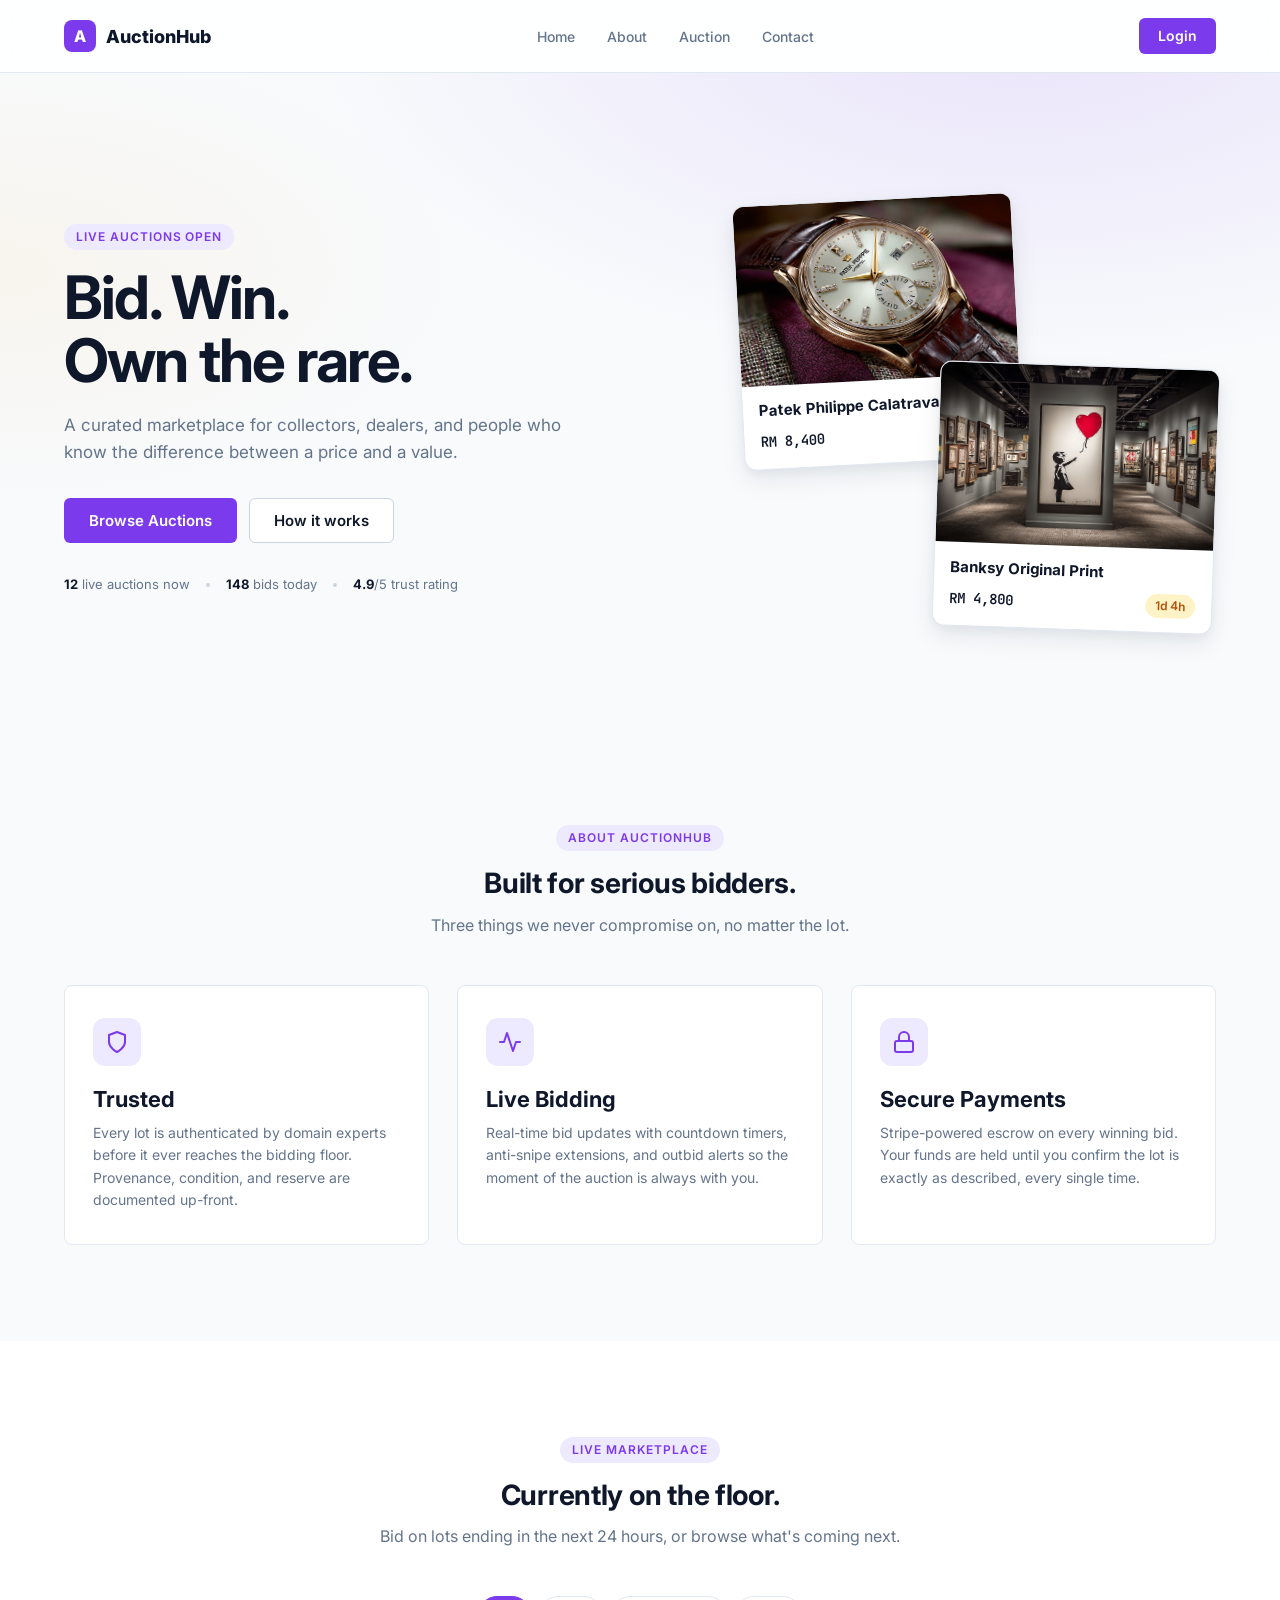
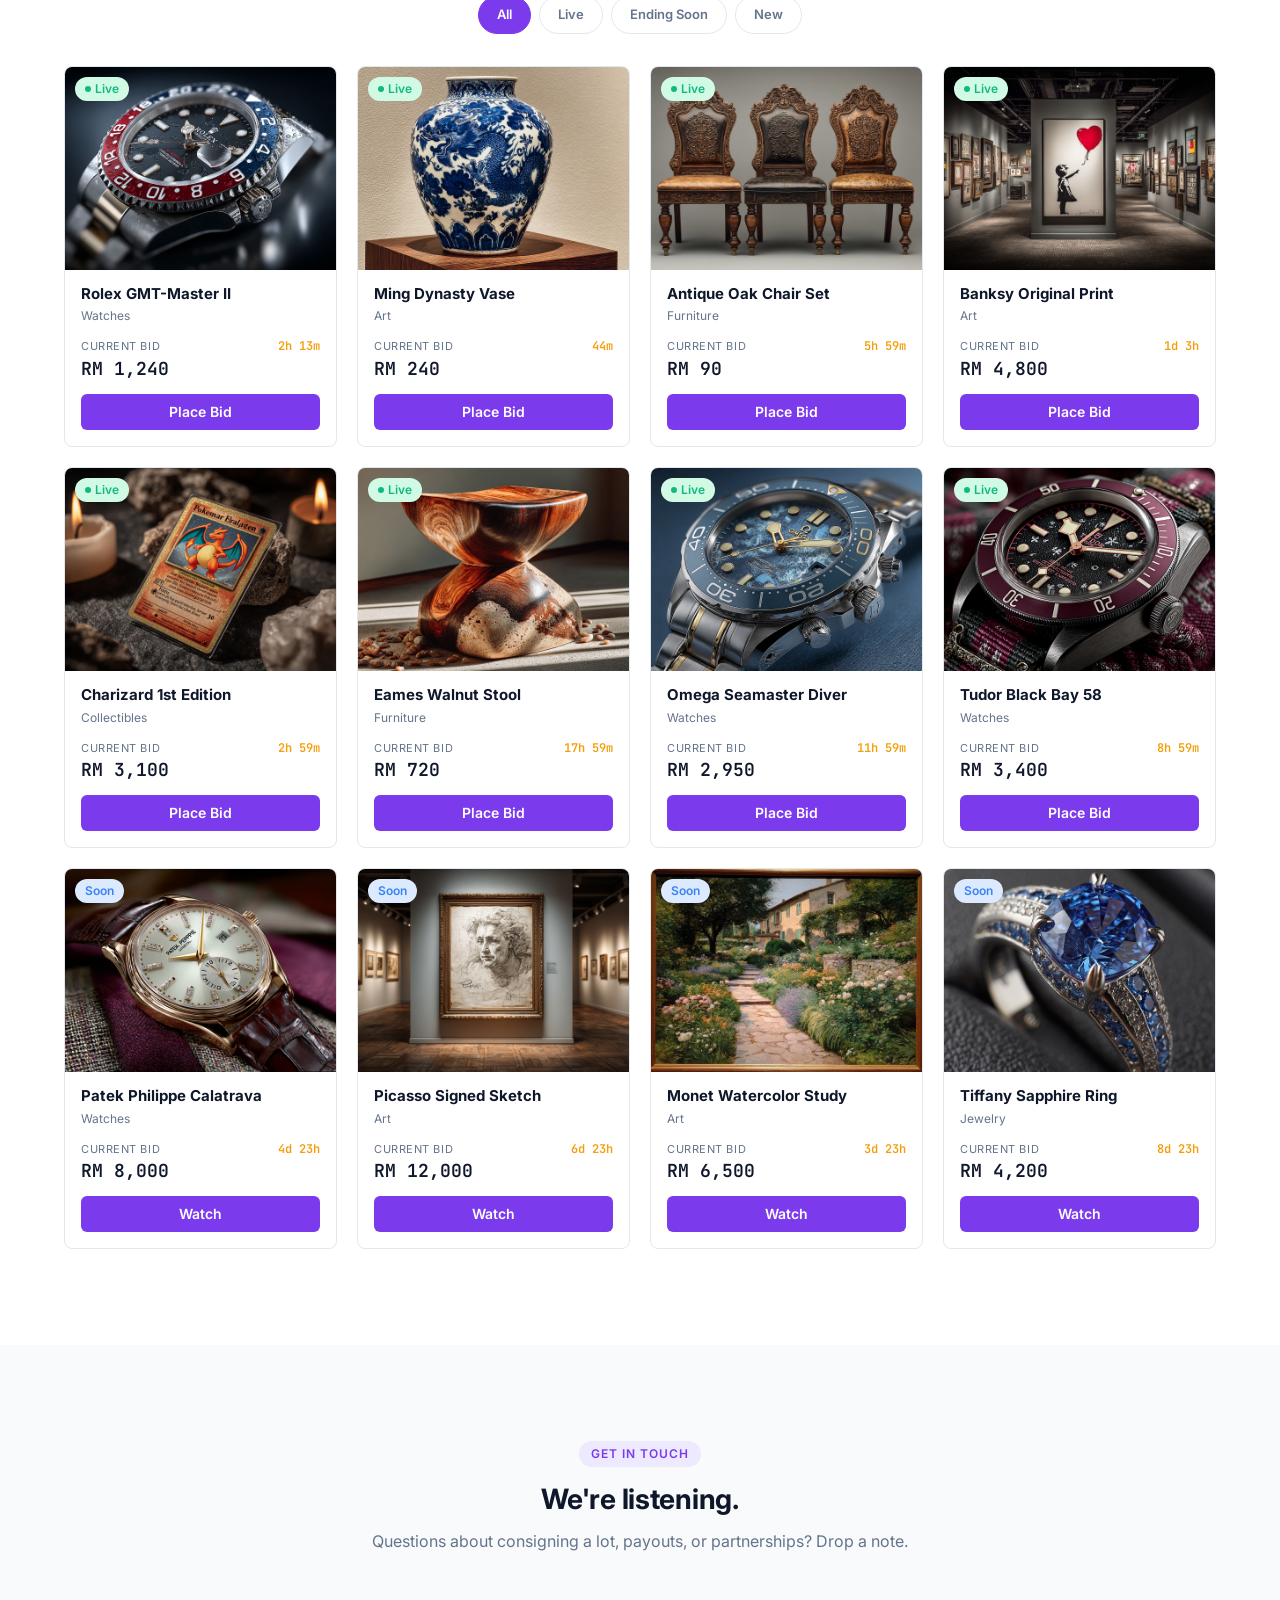
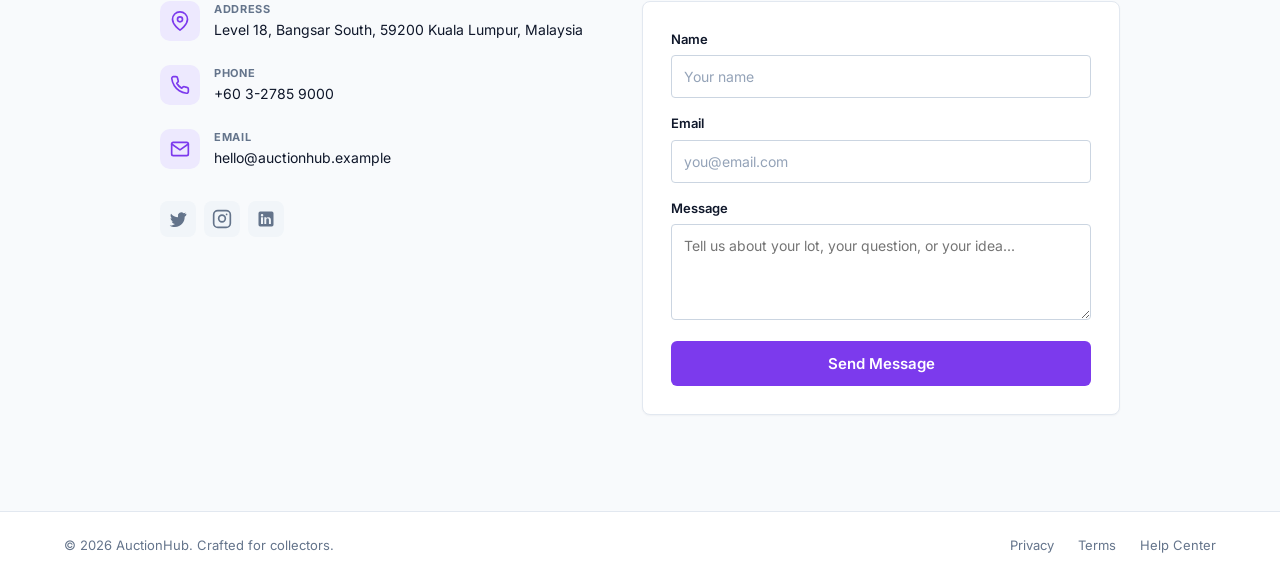
<file: index.html>
<!DOCTYPE html>
<html lang="en">
<head>
  <meta charset="UTF-8" />
  <meta name="viewport" content="width=device-width, initial-scale=1.0" />
  <title>AuctionHub — Bid. Win. Own.</title>
  <meta name="description" content="A modern auction marketplace for collectors and connoisseurs." />

  <!-- Fonts -->
  <link rel="preconnect" href="https://fonts.googleapis.com" />
  <link rel="preconnect" href="https://fonts.gstatic.com" crossorigin />
  <link href="https://fonts.googleapis.com/css2?family=Inter:wght@400;500;600;700;800&family=JetBrains+Mono:wght@400;500;600&display=swap" rel="stylesheet" />

  <!-- Styles -->
  <link rel="stylesheet" href="assets/css/shared.css" />
  <link rel="stylesheet" href="assets/css/landing.css" />
</head>
<body>

  <!-- ========== Sticky Nav ========== -->
  <header class="nav" id="nav">
    <div class="container nav-row">
      <a href="#home" class="brand">
        <span class="brand-mark">A</span>
        <span class="brand-name">AuctionHub</span>
      </a>

      <nav class="nav-links">
        <a href="#home">Home</a>
        <a href="#about">About</a>
        <a href="#auction">Auction</a>
        <a href="#contact">Contact</a>
      </nav>

      <button class="btn btn-primary" data-open-login>Login</button>
    </div>
  </header>

  <main>

    <!-- ========== #home Hero ========== -->
    <section id="home" class="hero">
      <!-- Mobile-only hero carousel (populated by landing.js) -->
      <div class="hero-carousel" id="hero-carousel" aria-label="Featured auctions">
        <div class="hc-viewport">
          <div class="hc-track" id="hc-track"></div>
        </div>
        <div class="hc-dots" id="hc-dots"></div>
      </div>

      <div class="container hero-row">
        <div class="hero-copy">
          <span class="eyebrow">Live Auctions Open</span>
          <h1>Bid. Win.<br />Own the rare.</h1>
          <p class="hero-sub">
            A curated marketplace for collectors, dealers, and people who know
            the difference between a price and a value.
          </p>
          <div class="hero-cta">
            <a href="#auction" class="btn btn-primary btn-lg">Browse Auctions</a>
            <a href="#about" class="btn btn-secondary btn-lg">How it works</a>
          </div>
          <div class="hero-meta">
            <div><strong>12</strong> live auctions now</div>
            <div class="dot"></div>
            <div><strong>148</strong> bids today</div>
            <div class="dot"></div>
            <div><strong>4.9</strong>/5 trust rating</div>
          </div>
        </div>
        <div class="hero-visual">
          <div class="hero-card hero-card-a">
            <div class="hero-card-img" style="background-image:url('assets/images/products/p5.png')"></div>
            <div class="hero-card-body">
              <div class="hero-card-title">Patek Philippe Calatrava</div>
              <div class="hero-card-row">
                <span class="price">RM 8,400</span>
                <span class="badge badge-success"><span class="badge-dot"></span>Live</span>
              </div>
            </div>
          </div>
          <div class="hero-card hero-card-b">
            <div class="hero-card-img" style="background-image:url('assets/images/products/p6.png')"></div>
            <div class="hero-card-body">
              <div class="hero-card-title">Banksy Original Print</div>
              <div class="hero-card-row">
                <span class="price">RM 4,800</span>
                <span class="badge badge-warning">1d 4h</span>
              </div>
            </div>
          </div>
          <div class="hero-blob"></div>
        </div>
      </div>
    </section>

    <!-- ========== #about ========== -->
    <section id="about" class="section">
      <div class="container">
        <div class="section-head">
          <span class="eyebrow">About AuctionHub</span>
          <h2>Built for serious bidders.</h2>
          <p class="section-sub">
            Three things we never compromise on, no matter the lot.
          </p>
        </div>

        <div class="features">
          <article class="feature">
            <div class="feature-icon">
              <svg class="icon-lg" viewBox="0 0 24 24" fill="none" stroke="currentColor" stroke-width="2" stroke-linecap="round" stroke-linejoin="round"><path d="M12 22s8-4 8-10V5l-8-3-8 3v7c0 6 8 10 8 10z"/></svg>
            </div>
            <h3>Trusted</h3>
            <p>Every lot is authenticated by domain experts before it ever reaches the bidding floor. Provenance, condition, and reserve are documented up-front.</p>
          </article>

          <article class="feature">
            <div class="feature-icon">
              <svg class="icon-lg" viewBox="0 0 24 24" fill="none" stroke="currentColor" stroke-width="2" stroke-linecap="round" stroke-linejoin="round"><polyline points="22 12 18 12 15 21 9 3 6 12 2 12"/></svg>
            </div>
            <h3>Live Bidding</h3>
            <p>Real-time bid updates with countdown timers, anti-snipe extensions, and outbid alerts so the moment of the auction is always with you.</p>
          </article>

          <article class="feature">
            <div class="feature-icon">
              <svg class="icon-lg" viewBox="0 0 24 24" fill="none" stroke="currentColor" stroke-width="2" stroke-linecap="round" stroke-linejoin="round"><rect x="3" y="11" width="18" height="11" rx="2"/><path d="M7 11V7a5 5 0 0 1 10 0v4"/></svg>
            </div>
            <h3>Secure Payments</h3>
            <p>Stripe-powered escrow on every winning bid. Your funds are held until you confirm the lot is exactly as described, every single time.</p>
          </article>
        </div>
      </div>
    </section>

    <!-- ========== #auction ========== -->
    <section id="auction" class="section section-alt">
      <div class="container">
        <div class="section-head">
          <span class="eyebrow">Live Marketplace</span>
          <h2>Currently on the floor.</h2>
          <p class="section-sub">Bid on lots ending in the next 24 hours, or browse what's coming next.</p>
        </div>

        <div class="filter-chips" id="filter-chips">
          <button class="chip is-active" data-filter="all">All</button>
          <button class="chip" data-filter="live">Live</button>
          <button class="chip" data-filter="ending">Ending Soon</button>
          <button class="chip" data-filter="new">New</button>
        </div>

        <div class="auction-grid" id="auction-grid">
          <!-- Cards rendered by landing.js -->
        </div>
      </div>
    </section>

    <!-- ========== #contact ========== -->
    <section id="contact" class="section">
      <div class="container">
        <div class="section-head">
          <span class="eyebrow">Get in touch</span>
          <h2>We're listening.</h2>
          <p class="section-sub">Questions about consigning a lot, payouts, or partnerships? Drop a note.</p>
        </div>

        <div class="contact-grid">
          <aside class="contact-info">
            <div class="contact-row">
              <div class="contact-ico">
                <svg class="icon" viewBox="0 0 24 24" fill="none" stroke="currentColor" stroke-width="2" stroke-linecap="round" stroke-linejoin="round"><path d="M21 10c0 7-9 13-9 13S3 17 3 10a9 9 0 0 1 18 0z"/><circle cx="12" cy="10" r="3"/></svg>
              </div>
              <div>
                <div class="contact-label">Address</div>
                <div>Level 18, Bangsar South, 59200 Kuala Lumpur, Malaysia</div>
              </div>
            </div>
            <div class="contact-row">
              <div class="contact-ico">
                <svg class="icon" viewBox="0 0 24 24" fill="none" stroke="currentColor" stroke-width="2" stroke-linecap="round" stroke-linejoin="round"><path d="M22 16.92v3a2 2 0 0 1-2.18 2 19.79 19.79 0 0 1-8.63-3.07 19.5 19.5 0 0 1-6-6 19.79 19.79 0 0 1-3.07-8.67A2 2 0 0 1 4.11 2h3a2 2 0 0 1 2 1.72 12.84 12.84 0 0 0 .7 2.81 2 2 0 0 1-.45 2.11L8.09 9.91a16 16 0 0 0 6 6l1.27-1.27a2 2 0 0 1 2.11-.45 12.84 12.84 0 0 0 2.81.7A2 2 0 0 1 22 16.92z"/></svg>
              </div>
              <div>
                <div class="contact-label">Phone</div>
                <div>+60 3-2785 9000</div>
              </div>
            </div>
            <div class="contact-row">
              <div class="contact-ico">
                <svg class="icon" viewBox="0 0 24 24" fill="none" stroke="currentColor" stroke-width="2" stroke-linecap="round" stroke-linejoin="round"><path d="M4 4h16c1.1 0 2 .9 2 2v12c0 1.1-.9 2-2 2H4c-1.1 0-2-.9-2-2V6c0-1.1.9-2 2-2z"/><polyline points="22,6 12,13 2,6"/></svg>
              </div>
              <div>
                <div class="contact-label">Email</div>
                <div>hello@auctionhub.example</div>
              </div>
            </div>
            <div class="socials">
              <a href="#" aria-label="Twitter"><svg class="icon" viewBox="0 0 24 24" fill="currentColor"><path d="M22 5.8c-.7.3-1.5.6-2.4.7.9-.5 1.5-1.3 1.8-2.3-.8.5-1.7.8-2.6 1A4.1 4.1 0 0 0 12 9.1c0 .3 0 .6.1.9-3.4-.2-6.4-1.8-8.4-4.3-.4.6-.6 1.4-.6 2.2 0 1.4.7 2.7 1.8 3.4-.6 0-1.2-.2-1.8-.5v.1c0 2 1.4 3.7 3.3 4-.4.1-.7.2-1.1.2-.3 0-.5 0-.8-.1.5 1.7 2.1 2.9 3.9 2.9-1.4 1.1-3.2 1.8-5.2 1.8H2c1.8 1.2 4 1.9 6.3 1.9 7.5 0 11.7-6.3 11.7-11.7v-.5c.8-.6 1.5-1.3 2-2.1z"/></svg></a>
              <a href="#" aria-label="Instagram"><svg class="icon" viewBox="0 0 24 24" fill="none" stroke="currentColor" stroke-width="2" stroke-linecap="round" stroke-linejoin="round"><rect x="2" y="2" width="20" height="20" rx="5"/><path d="M16 11.4a4 4 0 1 1-8 0 4 4 0 0 1 8 0z"/><line x1="17.5" y1="6.5" x2="17.51" y2="6.5"/></svg></a>
              <a href="#" aria-label="LinkedIn"><svg class="icon" viewBox="0 0 24 24" fill="currentColor"><path d="M19 3H5a2 2 0 0 0-2 2v14a2 2 0 0 0 2 2h14a2 2 0 0 0 2-2V5a2 2 0 0 0-2-2zM8.5 18H6V10h2.5v8zM7.3 9c-.8 0-1.5-.7-1.5-1.5S6.5 6 7.3 6s1.5.7 1.5 1.5S8.1 9 7.3 9zM18 18h-2.5v-4.4c0-1 0-2.4-1.5-2.4s-1.7 1.2-1.7 2.3V18H10V10h2.4v1.1h.1c.3-.6 1.2-1.3 2.4-1.3 2.5 0 3 1.7 3 3.9V18z"/></svg></a>
            </div>
          </aside>

          <form class="contact-form" id="contact-form">
            <div class="field">
              <label class="label" for="cf-name">Name</label>
              <input class="input" id="cf-name" name="name" type="text" required placeholder="Your name" />
            </div>
            <div class="field">
              <label class="label" for="cf-email">Email</label>
              <input class="input" id="cf-email" name="email" type="email" required placeholder="you@email.com" />
            </div>
            <div class="field">
              <label class="label" for="cf-message">Message</label>
              <textarea class="textarea" id="cf-message" name="message" required placeholder="Tell us about your lot, your question, or your idea..."></textarea>
            </div>
            <button type="submit" class="btn btn-primary btn-lg">Send Message</button>
          </form>
        </div>
      </div>
    </section>

  </main>

  <!-- ========== Footer ========== -->
  <footer class="footer">
    <div class="container footer-row">
      <div>&copy; 2026 AuctionHub. Crafted for collectors.</div>
      <div class="footer-links">
        <a href="#">Privacy</a>
        <a href="#">Terms</a>
        <a href="#">Help Center</a>
      </div>
    </div>
  </footer>

  <!-- ========== Login Modal ========== -->
  <div class="modal-backdrop" id="login-modal" data-close-on-backdrop>
    <div class="modal" role="dialog" aria-modal="true" aria-labelledby="login-title">
      <div class="modal-header">
        <div class="flex items-center gap-2">
          <span class="brand-mark brand-mark-sm">A</span>
          <span class="modal-title" id="login-title">Welcome back</span>
        </div>
        <button class="modal-close" data-close-login aria-label="Close">
          <svg class="icon" viewBox="0 0 24 24" fill="none" stroke="currentColor" stroke-width="2" stroke-linecap="round" stroke-linejoin="round"><line x1="18" y1="6" x2="6" y2="18"/><line x1="6" y1="6" x2="18" y2="18"/></svg>
        </button>
      </div>
      <div class="modal-body">
        <p class="text-muted text-sm mb-4">Sign in to access the admin dashboard. Use <code class="mono">admin@gmail.com</code> / <code class="mono">admin123</code> for the prototype.</p>
        <form id="login-form" novalidate>
          <div class="field">
            <label class="label" for="li-username">Email</label>
            <input class="input" id="li-username" name="username" type="email" autocomplete="email" required placeholder="you@email.com" />
          </div>
          <div class="field">
            <label class="label" for="li-password">Password</label>
            <input class="input" id="li-password" name="password" type="password" autocomplete="current-password" required />
          </div>
          <label class="checkbox-row mb-4">
            <input type="checkbox" id="li-remember" />
            Remember me
          </label>
          <div class="field-error hidden" id="li-error"></div>
          <button type="submit" class="btn btn-primary btn-lg" style="width:100%">Login</button>
        </form>
      </div>
    </div>
  </div>

  <!-- ========== Bid Modal ========== -->
  <div class="modal-backdrop" id="bid-modal" data-close-on-backdrop>
    <div class="modal modal-lg" role="dialog" aria-modal="true" aria-labelledby="bid-title">
      <div class="modal-header">
        <span class="modal-title" id="bid-title">Place a bid</span>
        <button class="modal-close" data-close-bid aria-label="Close">
          <svg class="icon" viewBox="0 0 24 24" fill="none" stroke="currentColor" stroke-width="2" stroke-linecap="round" stroke-linejoin="round"><line x1="18" y1="6" x2="6" y2="18"/><line x1="6" y1="6" x2="18" y2="18"/></svg>
        </button>
      </div>
      <div class="modal-body">
        <!-- Context strip: populated by landing.js -->
        <div class="bid-context" id="bid-context"></div>

        <form id="bid-form" novalidate>
          <div class="bid-grid">
            <div class="field">
              <label class="label" for="bf-name">Full name</label>
              <input class="input" id="bf-name" name="name" type="text" autocomplete="name" required placeholder="Your full name" />
            </div>
            <div class="field">
              <label class="label" for="bf-phone">Phone</label>
              <input class="input" id="bf-phone" name="phone" type="tel" autocomplete="tel" required placeholder="+60 12-345 6789" />
            </div>
          </div>

          <div class="field">
            <label class="label" for="bf-address">Shipping address</label>
            <textarea class="textarea" id="bf-address" name="address" autocomplete="street-address" required placeholder="Street, city, postcode, country"></textarea>
          </div>

          <div class="field">
            <label class="label" for="bf-amount">Your bid (RM)</label>
            <input class="input mono" id="bf-amount" name="amount" type="number" step="10" required />
            <div class="field-help" id="bf-amount-help">Enter at least the minimum bid amount.</div>
          </div>

          <div class="field-error hidden" id="bf-error"></div>

          <div class="bid-actions">
            <button type="button" class="btn btn-secondary" data-close-bid>Cancel</button>
            <button type="submit" class="btn btn-primary">Place Bid</button>
          </div>
        </form>
      </div>
    </div>
  </div>

  <!-- ========== Floating Action Button (mobile) ========== -->
  <button class="fab" id="fab" aria-label="Browse auctions">
    <svg viewBox="0 0 24 24" fill="none" stroke="currentColor" stroke-width="2" stroke-linecap="round" stroke-linejoin="round" width="22" height="22">
      <path d="m14 13-7.5 7.5c-.83.83-2.17.83-3 0 0 0 0 0 0 0a2.12 2.12 0 0 1 0-3L11 10"/>
      <path d="m16 16 6-6"/>
      <path d="m8 8 6-6"/>
      <path d="m9 7 8 8"/>
      <path d="m21 11-8-8"/>
    </svg>
  </button>

  <!-- ========== Toast host ========== -->
  <div class="toast-host" id="toast-host"></div>

  <!-- ========== Scripts (order matters for classic scripts) ========== -->
  <script src="assets/js/data.js"></script>
  <script src="assets/js/auth.js"></script>
  <script src="assets/js/landing.js"></script>
</body>
</html>
</file>
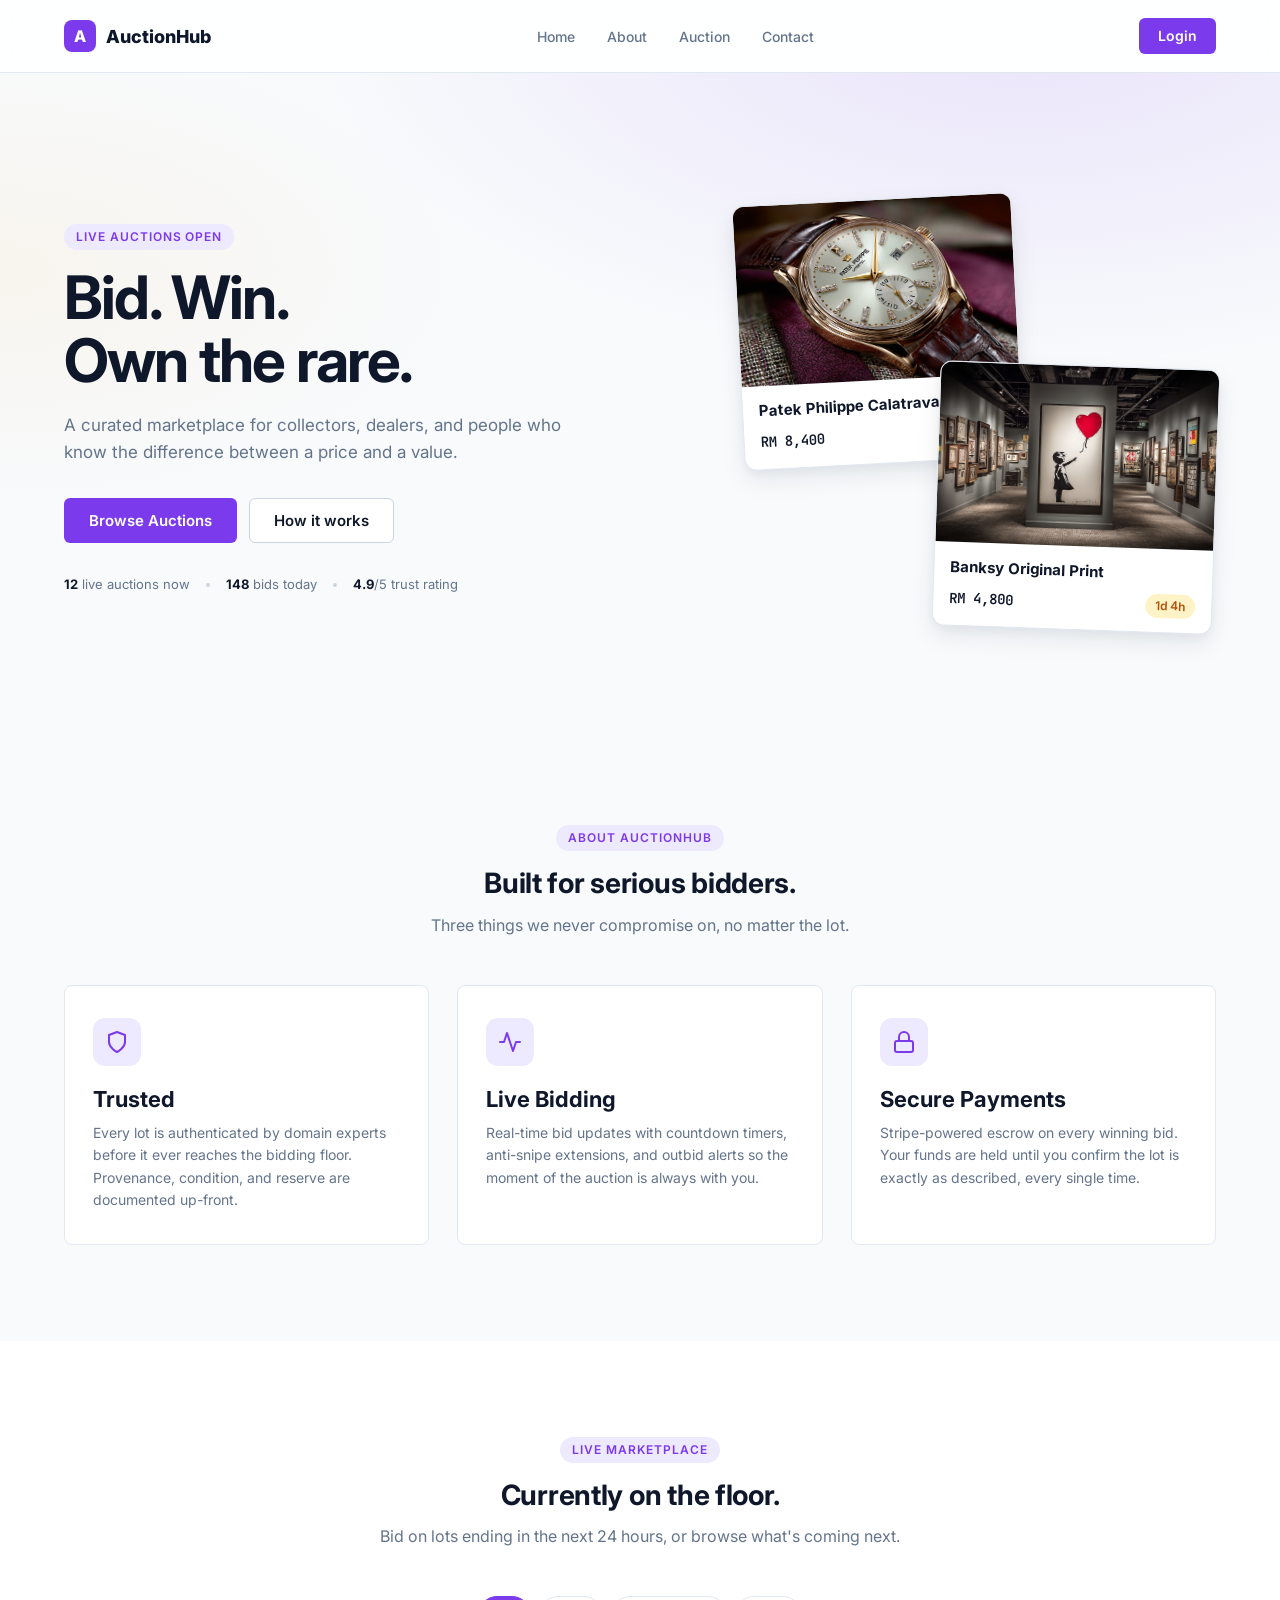
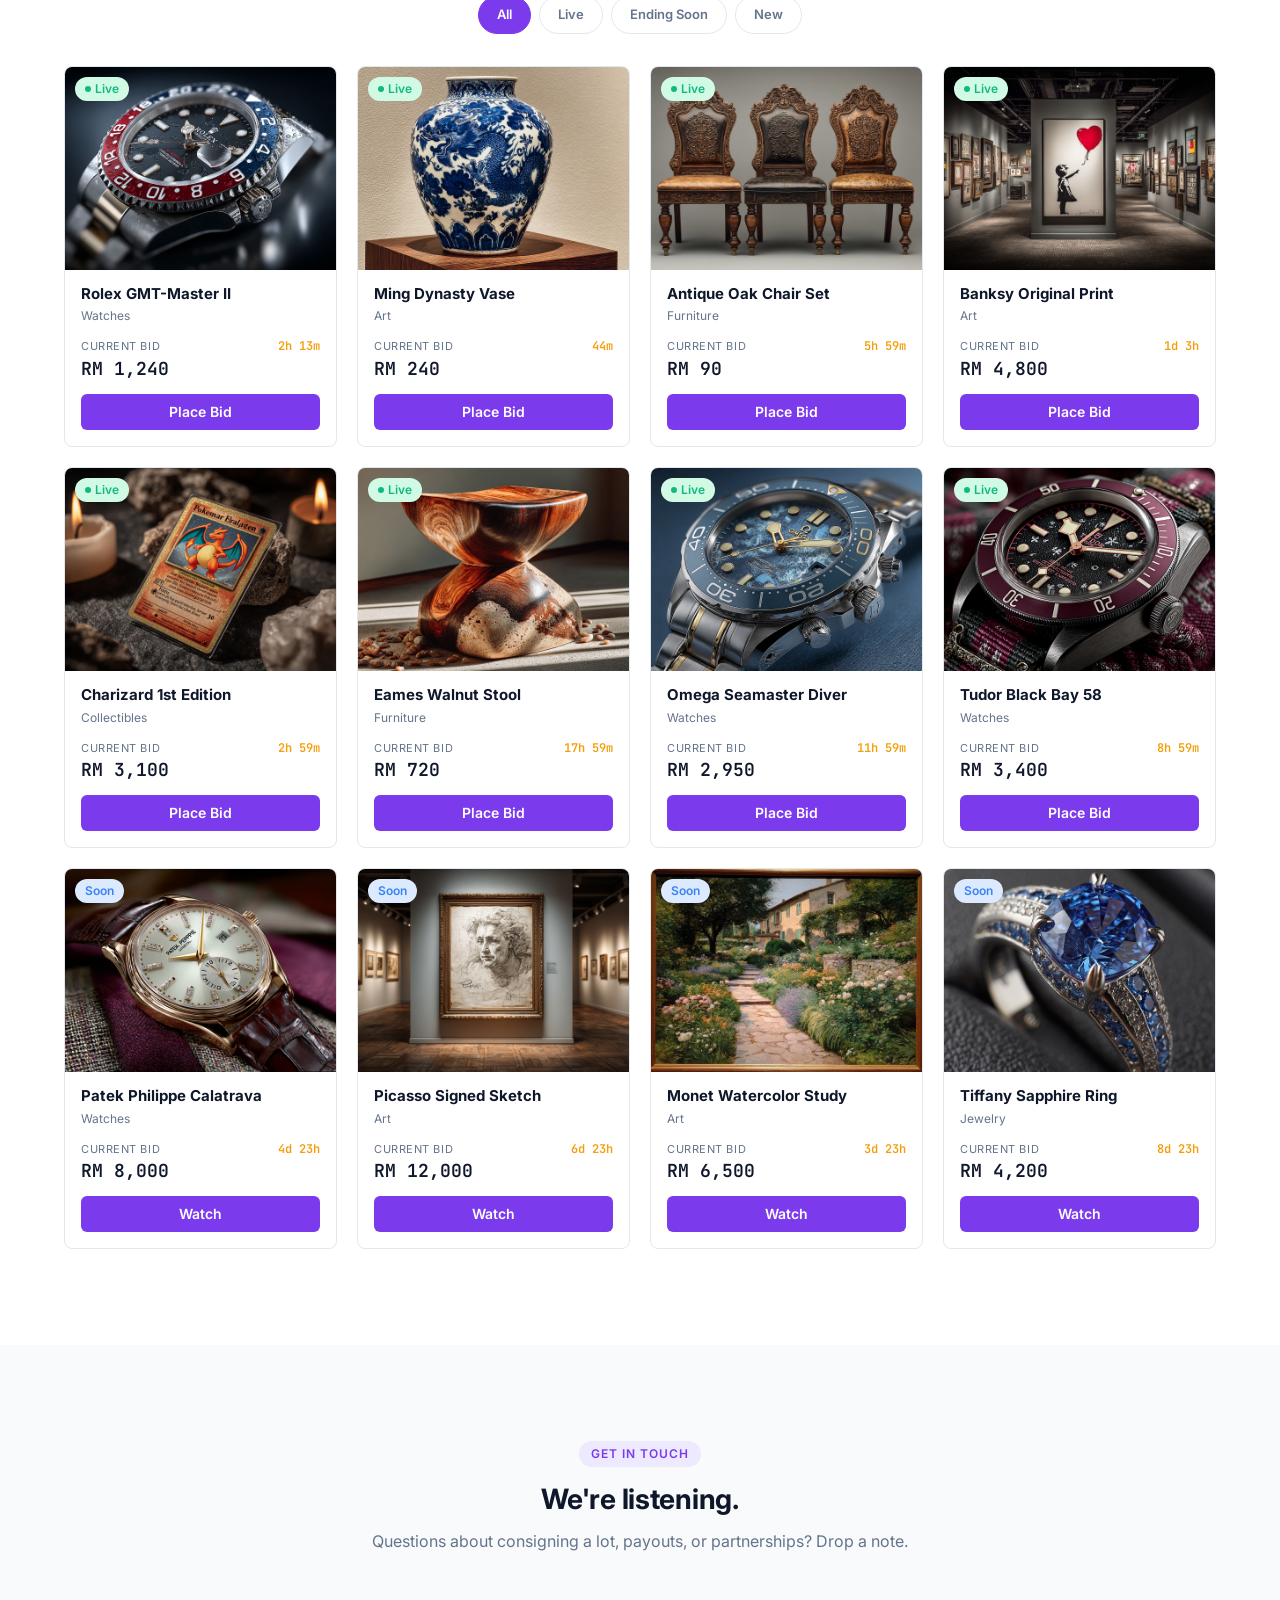
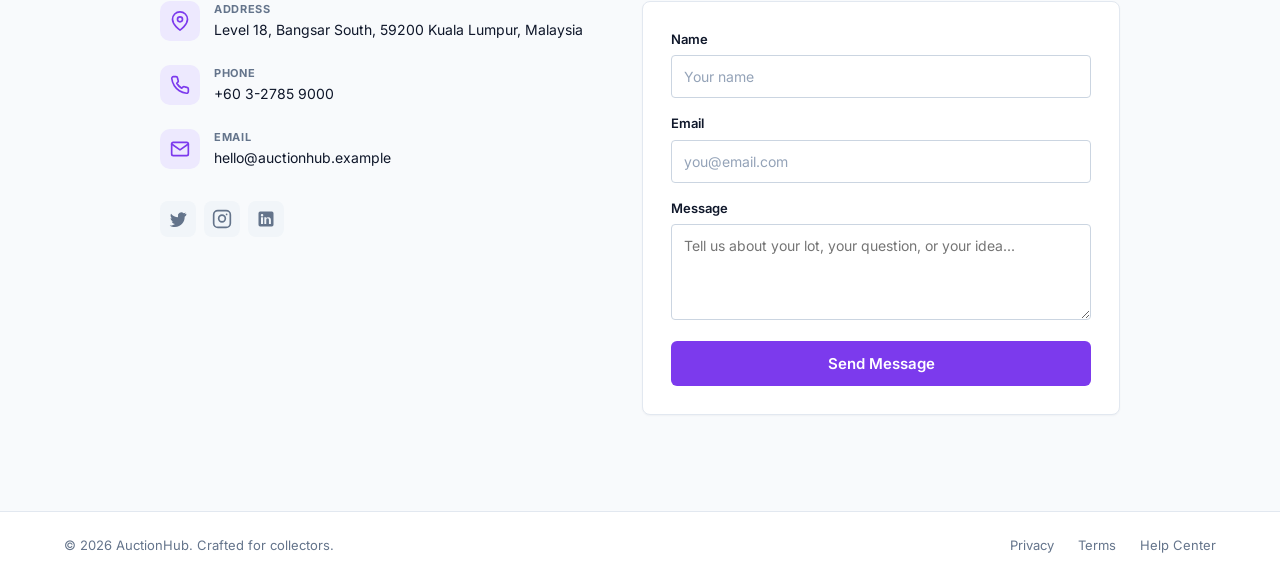
<file: admin/auctions.html>
<!DOCTYPE html>
<html lang="en">
<head>
  <meta charset="UTF-8" />
  <meta name="viewport" content="width=device-width, initial-scale=1.0" />
  <title>Auctions — AuctionHub Admin</title>

  <link rel="preconnect" href="https://fonts.googleapis.com" />
  <link rel="preconnect" href="https://fonts.gstatic.com" crossorigin />
  <link href="https://fonts.googleapis.com/css2?family=Inter:wght@400;500;600;700;800&family=JetBrains+Mono:wght@400;500;600&display=swap" rel="stylesheet" />

  <link rel="stylesheet" href="../assets/css/shared.css" />
  <link rel="stylesheet" href="../assets/css/admin.css" />

  <script src="../assets/js/auth.js"></script>
  <script>guardAdmin();</script>
</head>
<body>

<div class="app">

  <div class="sidebar-backdrop" id="sidebar-backdrop"></div>
  <aside class="sidebar" id="sidebar">
    <div class="sidebar-brand"><span class="brand-mark">A</span><span>AuctionHub</span></div>
    <nav class="sidebar-nav">
      <a class="snav-item" href="dashboard.html"><svg class="icon" viewBox="0 0 24 24" fill="none" stroke="currentColor" stroke-width="2" stroke-linecap="round" stroke-linejoin="round"><path d="m3 9 9-7 9 7v11a2 2 0 0 1-2 2H5a2 2 0 0 1-2-2z"/><polyline points="9 22 9 12 15 12 15 22"/></svg>Main</a>
      <a class="snav-item" href="analytics.html"><svg class="icon" viewBox="0 0 24 24" fill="none" stroke="currentColor" stroke-width="2" stroke-linecap="round" stroke-linejoin="round"><line x1="12" y1="20" x2="12" y2="10"/><line x1="18" y1="20" x2="18" y2="4"/><line x1="6" y1="20" x2="6" y2="16"/></svg>Analytics</a>
      <a class="snav-item" href="products.html"><svg class="icon" viewBox="0 0 24 24" fill="none" stroke="currentColor" stroke-width="2" stroke-linecap="round" stroke-linejoin="round"><path d="M21 16V8a2 2 0 0 0-1-1.73l-7-4a2 2 0 0 0-2 0l-7 4A2 2 0 0 0 3 8v8a2 2 0 0 0 1 1.73l7 4a2 2 0 0 0 2 0l7-4A2 2 0 0 0 21 16z"/><polyline points="3.27 6.96 12 12.01 20.73 6.96"/><line x1="12" y1="22.08" x2="12" y2="12"/></svg>Products</a>
      <a class="snav-item is-active" href="auctions.html"><svg class="icon" viewBox="0 0 24 24" fill="none" stroke="currentColor" stroke-width="2" stroke-linecap="round" stroke-linejoin="round"><path d="m14 13-7.5 7.5c-.83.83-2.17.83-3 0a2.12 2.12 0 0 1 0-3L11 10"/><path d="m16 16 6-6"/><path d="m8 8 6-6"/><path d="m9 7 8 8"/><path d="m21 11-8-8"/></svg>Auctions</a>
      <a class="snav-item" href="orders.html"><svg class="icon" viewBox="0 0 24 24" fill="none" stroke="currentColor" stroke-width="2" stroke-linecap="round" stroke-linejoin="round"><path d="M14 2H6a2 2 0 0 0-2 2v16a2 2 0 0 0 2 2h12a2 2 0 0 0 2-2V8z"/><polyline points="14 2 14 8 20 8"/><line x1="16" y1="13" x2="8" y2="13"/><line x1="16" y1="17" x2="8" y2="17"/><polyline points="10 9 9 9 8 9"/></svg>Orders</a>
      <a class="snav-item" href="settings.html"><svg class="icon" viewBox="0 0 24 24" fill="none" stroke="currentColor" stroke-width="2" stroke-linecap="round" stroke-linejoin="round"><circle cx="12" cy="12" r="3"/><path d="M19.4 15a1.65 1.65 0 0 0 .33 1.82l.06.06a2 2 0 0 1 0 2.83 2 2 0 0 1-2.83 0l-.06-.06a1.65 1.65 0 0 0-1.82-.33 1.65 1.65 0 0 0-1 1.51V21a2 2 0 0 1-2 2 2 2 0 0 1-2-2v-.09A1.65 1.65 0 0 0 9 19.4a1.65 1.65 0 0 0-1.82.33l-.06.06a2 2 0 0 1-2.83 0 2 2 0 0 1 0-2.83l.06-.06a1.65 1.65 0 0 0 .33-1.82 1.65 1.65 0 0 0-1.51-1H3a2 2 0 0 1-2-2 2 2 0 0 1 2-2h.09A1.65 1.65 0 0 0 4.6 9a1.65 1.65 0 0 0-.33-1.82l-.06-.06a2 2 0 0 1 0-2.83 2 2 0 0 1 2.83 0l.06.06a1.65 1.65 0 0 0 1.82.33H9a1.65 1.65 0 0 0 1-1.51V3a2 2 0 0 1 2-2 2 2 0 0 1 2 2v.09a1.65 1.65 0 0 0 1 1.51 1.65 1.65 0 0 0 1.82-.33l.06-.06a2 2 0 0 1 2.83 0 2 2 0 0 1 0 2.83l-.06.06a1.65 1.65 0 0 0-.33 1.82V9a1.65 1.65 0 0 0 1.51 1H21a2 2 0 0 1 2 2 2 2 0 0 1-2 2h-.09a1.65 1.65 0 0 0-1.51 1z"/></svg>Settings</a>
    </nav>
    <div class="sidebar-foot">
      <div class="user-chip">
        <div class="user-avatar" id="user-initial">A</div>
        <div class="user-info">
          <div class="user-name" id="user-email">admin@gmail.com</div>
          <div class="user-role">Administrator</div>
        </div>
        <button class="logout-btn" id="logout-btn" aria-label="Logout"><svg class="icon" viewBox="0 0 24 24" fill="none" stroke="currentColor" stroke-width="2" stroke-linecap="round" stroke-linejoin="round"><path d="M9 21H5a2 2 0 0 1-2-2V5a2 2 0 0 1 2-2h4"/><polyline points="16 17 21 12 16 7"/><line x1="21" y1="12" x2="9" y2="12"/></svg></button>
      </div>
    </div>
  </aside>

  <div class="main">
    <header class="topbar">
      <div class="topbar-left">
        <button class="menu-trigger" id="menu-trigger" aria-label="Open menu"><svg class="icon" viewBox="0 0 24 24" fill="none" stroke="currentColor" stroke-width="2" stroke-linecap="round" stroke-linejoin="round"><line x1="3" y1="12" x2="21" y2="12"/><line x1="3" y1="6" x2="21" y2="6"/><line x1="3" y1="18" x2="21" y2="18"/></svg></button>
        <div>
          <div class="topbar-title">Auctions</div>
          <div class="topbar-crumbs">Admin <span>›</span> Auctions</div>
        </div>
      </div>
      <div class="topbar-right">
        <button class="topbar-icon-btn" aria-label="Notifications">
          <svg class="icon" viewBox="0 0 24 24" fill="none" stroke="currentColor" stroke-width="2" stroke-linecap="round" stroke-linejoin="round"><path d="M18 8A6 6 0 0 0 6 8c0 7-3 9-3 9h18s-3-2-3-9"/><path d="M13.73 21a2 2 0 0 1-3.46 0"/></svg>
          <span class="dot-notify"></span>
        </button>
      </div>
    </header>

    <main class="page">

      <!-- Page actions: New Auction (was in topbar) -->
      <div class="page-actions" style="justify-content:flex-end">
        <button class="btn btn-primary">
          <svg class="icon-sm" viewBox="0 0 24 24" fill="none" stroke="currentColor" stroke-width="2.5" stroke-linecap="round" stroke-linejoin="round"><line x1="12" y1="5" x2="12" y2="19"/><line x1="5" y1="12" x2="19" y2="12"/></svg>
          New Auction
        </button>
      </div>

      <div class="tabs" id="auction-tabs">
        <button class="tab is-active" data-tab="live">Live <span class="tab-count" id="count-live">0</span></button>
        <button class="tab" data-tab="scheduled">Scheduled <span class="tab-count" id="count-scheduled">0</span></button>
        <button class="tab" data-tab="ended">Ended <span class="tab-count" id="count-ended">0</span></button>
      </div>

      <section class="panel">
        <div class="panel-body" style="padding:0">
          <table class="atable">
            <thead>
              <tr>
                <th>Item</th>
                <th>Start</th>
                <th>Current Bid</th>
                <th>Bids</th>
                <th>Time</th>
                <th>Status</th>
              </tr>
            </thead>
            <tbody id="auctions-tbody"></tbody>
          </table>
          <div class="m-list" id="auctions-mlist"></div>
        </div>
      </section>

    </main>
  </div>
</div>

<!-- Auction Detail Modal -->
<div class="modal-backdrop" id="auction-detail-modal">
  <div class="modal modal-lg" role="dialog" aria-modal="true">
    <div class="modal-header">
      <span class="modal-title">Auction Detail</span>
      <button class="modal-close" data-close-detail aria-label="Close">
        <svg class="icon" viewBox="0 0 24 24" fill="none" stroke="currentColor" stroke-width="2" stroke-linecap="round" stroke-linejoin="round"><line x1="18" y1="6" x2="6" y2="18"/><line x1="6" y1="6" x2="18" y2="18"/></svg>
      </button>
    </div>
    <div class="modal-body" id="detail-body"></div>
    <div class="modal-footer">
      <button class="btn btn-secondary" data-close-detail>Close</button>
      <button class="btn btn-danger" id="end-auction">End Auction Early</button>
    </div>
  </div>
</div>

<div class="toast-host" id="toast-host"></div>

<script src="../assets/js/data.js"></script>
<script src="../assets/js/admin.js"></script>
<script>
  let activeTab = "live";
  let activeDetailId = null;

  document.addEventListener("DOMContentLoaded", function () {
    bootstrapAdminShell();
    initAuctionsPage();
  });

  function initAuctionsPage() {
    /* Tab counts */
    document.getElementById("count-live").textContent      = AUCTIONS.filter(a => a.status === "live").length;
    document.getElementById("count-scheduled").textContent = AUCTIONS.filter(a => a.status === "scheduled").length;
    document.getElementById("count-ended").textContent     = AUCTIONS.filter(a => a.status === "ended").length;

    document.getElementById("auction-tabs").addEventListener("click", function (e) {
      const t = e.target.closest(".tab");
      if (!t) return;
      document.querySelectorAll(".tab").forEach(x => x.classList.remove("is-active"));
      t.classList.add("is-active");
      activeTab = t.getAttribute("data-tab");
      paint();
    });

    bindModalCloseTriggers("auction-detail-modal", "data-close-detail");

    document.getElementById("end-auction").addEventListener("click", function () {
      if (!activeDetailId) return;
      const a = findAuction(activeDetailId);
      if (a && a.status === "live") {
        a.status = "ended";
        a.endsAt = Date.now();
        showToast("Auction ended.", "success");
      }
      closeModal("auction-detail-modal");
      paint();
    });

    paint();
  }

  function paint() {
    const list = AUCTIONS.filter(a => a.status === activeTab);
    if (list.length === 0) {
      document.getElementById("auctions-tbody").innerHTML =
        '<tr><td colspan="6" style="padding:48px;text-align:center;color:var(--text-muted);font-size:14px">No auctions in this view.</td></tr>';
      document.getElementById("auctions-mlist").innerHTML =
        '<div class="m-list-empty">No auctions in this view.</div>';
      return;
    }

    /* Mobile cards */
    document.getElementById("auctions-mlist").innerHTML = list.map(function (a) {
      const product = findProduct(a.productId);
      if (!product) return "";
      const timeStr = a.status === "live" ? timeLeft(a.endsAt) :
                      a.status === "scheduled" ? "Starts " + timeLeft(a.startsAt) :
                      "Ended";
      return [
        '<div class="m-card" data-detail="' + a.id + '">',
          '<div class="m-card-thumb" style="background-image:url(\'' + productImagePath(product.image) + '\')"></div>',
          '<div class="m-card-body">',
            '<div class="m-card-row1">',
              '<div class="m-card-title">' + escapeHtmlAdmin(product.name) + '</div>',
              statusPill(a.status),
            '</div>',
            '<div class="m-card-meta">' + escapeHtmlAdmin(product.category) + ' · <span class="price" style="color:var(--primary)">' + formatRMFull(a.currentBid) + '</span></div>',
            '<div class="m-card-meta">' + timeStr + ' · <span class="num">' + a.bidCount + '</span> bids</div>',
          '</div>',
        '</div>'
      ].join("");
    }).join("");

    document.getElementById("auctions-tbody").innerHTML = list.map(function (a) {
      const product = findProduct(a.productId);
      if (!product) return "";
      return [
        '<tr class="row-clickable" data-detail="' + a.id + '">',
          '<td><div class="item-cell">',
            '<div class="item-thumb" style="background-image:url(\'' + productImagePath(product.image) + '\')"></div>',
            '<div><div style="font-weight:600">' + escapeHtmlAdmin(product.name) + '</div>',
            '<div class="text-xs text-muted">' + escapeHtmlAdmin(product.category) + '</div></div>',
          '</div></td>',
          '<td class="num">' + formatRMFull(product.startingBid) + '</td>',
          '<td class="num text-primary font-bold">' + formatRMFull(a.currentBid) + '</td>',
          '<td class="num">' + a.bidCount + '</td>',
          '<td class="num">' + (a.status === "live" ? timeLeft(a.endsAt) : a.status === "scheduled" ? "Starts " + timeLeft(a.startsAt) : "Ended") + '</td>',
          '<td>' + statusPill(a.status) + '</td>',
        '</tr>'
      ].join("");
    }).join("");

    document.querySelectorAll("[data-detail]").forEach(function (row) {
      row.addEventListener("click", function () {
        openDetail(row.getAttribute("data-detail"));
      });
    });
  }

  function openDetail(id) {
    const a = findAuction(id);
    if (!a) return;
    const product = findProduct(a.productId);
    const bids = bidsForAuction(id);
    activeDetailId = id;

    const body = document.getElementById("detail-body");
    body.innerHTML = [
      '<div class="bid-context" style="margin-bottom:20px">',
        '<div class="bid-context-img" style="background-image:url(\'' + productImagePath(product.image) + '\')"></div>',
        '<div class="bid-context-body">',
          '<div class="bid-context-title">' + escapeHtmlAdmin(product.name) + '</div>',
          '<div class="bid-context-meta">',
            '<div>Current bid: <strong>' + formatRMFull(a.currentBid) + '</strong></div>',
            '<div>Total bids: <strong>' + a.bidCount + '</strong></div>',
            '<div>Status: <strong>' + a.status + '</strong></div>',
          '</div>',
        '</div>',
      '</div>',
      '<h5 style="margin-bottom:12px">Bid History (' + bids.length + ')</h5>',
      bids.length === 0 ? '<div class="text-muted text-sm">No bids yet.</div>' : (
        '<div style="max-height:280px;overflow:auto">' +
        bids.map(function (b) {
          const u = findUser(b.userId);
          return '<div class="es-item">' +
            '<div class="user-avatar">' + (u ? u.username[0].toUpperCase() : "?") + '</div>' +
            '<div class="es-body">' +
              '<div class="es-title">' + (u ? escapeHtmlAdmin(u.username) : "anonymous") + '</div>' +
              '<div class="es-meta">' + timeAgo(b.placedAt) + '</div>' +
            '</div>' +
            '<div class="num font-bold">' + formatRMFull(b.amount) + '</div>' +
          '</div>';
        }).join("") +
        '</div>'
      )
    ].join("");

    document.getElementById("end-auction").style.display = (a.status === "live") ? "" : "none";
    openModal("auction-detail-modal");
  }
</script>

</body>
</html>
</file>
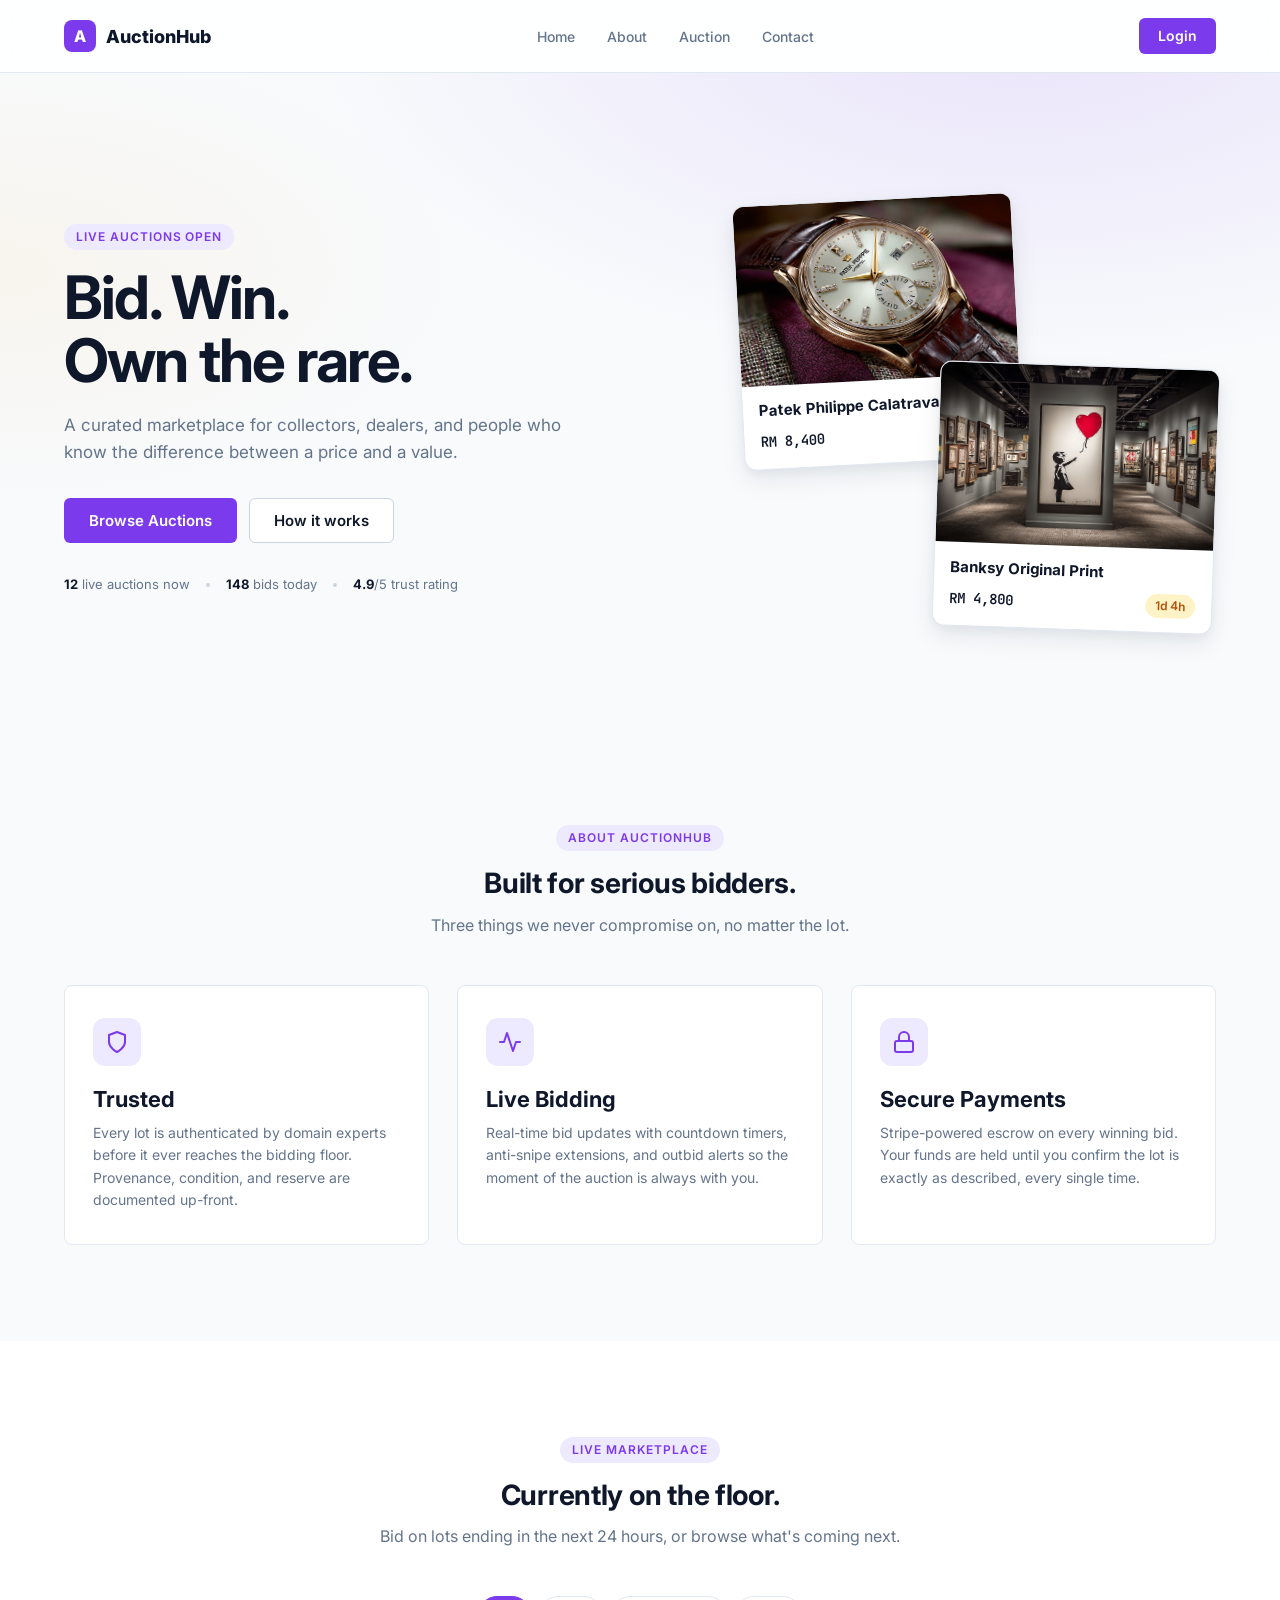
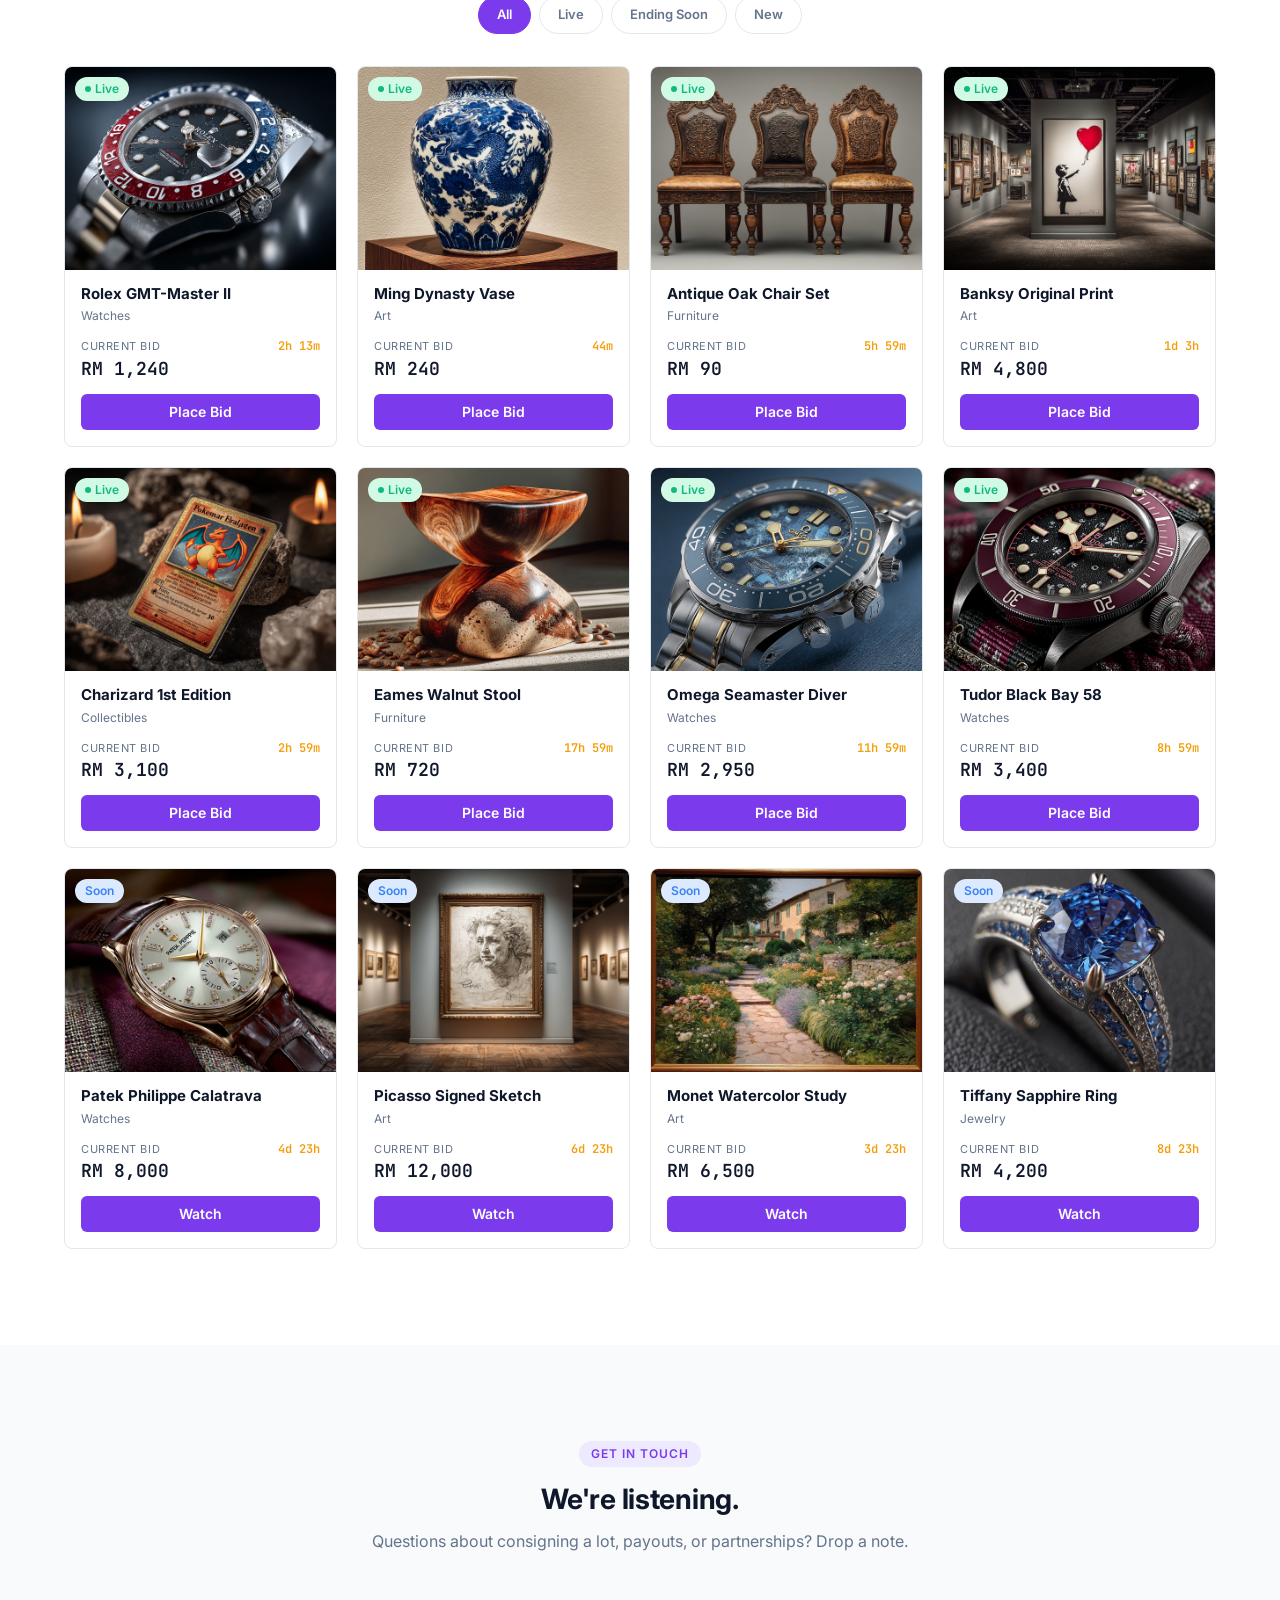
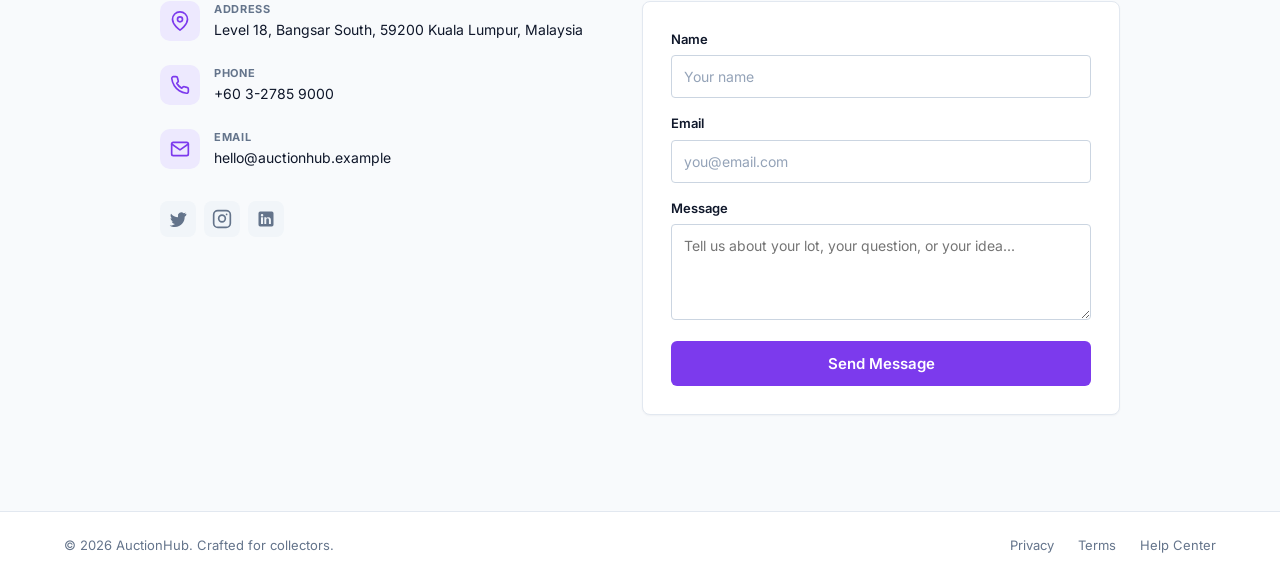
<file: admin/dashboard.html>
<!DOCTYPE html>
<html lang="en">
<head>
  <meta charset="UTF-8" />
  <meta name="viewport" content="width=device-width, initial-scale=1.0" />
  <title>Dashboard — AuctionHub Admin</title>

  <link rel="preconnect" href="https://fonts.googleapis.com" />
  <link rel="preconnect" href="https://fonts.gstatic.com" crossorigin />
  <link href="https://fonts.googleapis.com/css2?family=Inter:wght@400;500;600;700;800&family=JetBrains+Mono:wght@400;500;600&display=swap" rel="stylesheet" />

  <link rel="stylesheet" href="../assets/css/shared.css" />
  <link rel="stylesheet" href="../assets/css/admin.css" />

  <!-- Route guard: redirects to ../index.html if not authenticated -->
  <script src="../assets/js/auth.js"></script>
  <script>guardAdmin();</script>
</head>
<body>

<div class="app">

  <!-- ========== Sidebar ========== -->
  <div class="sidebar-backdrop" id="sidebar-backdrop"></div>
  <aside class="sidebar" id="sidebar">
    <div class="sidebar-brand">
      <span class="brand-mark">A</span>
      <span>AuctionHub</span>
    </div>

    <nav class="sidebar-nav">
      <a class="snav-item is-active" href="dashboard.html">
        <svg class="icon" viewBox="0 0 24 24" fill="none" stroke="currentColor" stroke-width="2" stroke-linecap="round" stroke-linejoin="round"><path d="m3 9 9-7 9 7v11a2 2 0 0 1-2 2H5a2 2 0 0 1-2-2z"/><polyline points="9 22 9 12 15 12 15 22"/></svg>
        Main
      </a>
      <a class="snav-item" href="analytics.html">
        <svg class="icon" viewBox="0 0 24 24" fill="none" stroke="currentColor" stroke-width="2" stroke-linecap="round" stroke-linejoin="round"><line x1="12" y1="20" x2="12" y2="10"/><line x1="18" y1="20" x2="18" y2="4"/><line x1="6" y1="20" x2="6" y2="16"/></svg>
        Analytics
      </a>
      <a class="snav-item" href="products.html">
        <svg class="icon" viewBox="0 0 24 24" fill="none" stroke="currentColor" stroke-width="2" stroke-linecap="round" stroke-linejoin="round"><path d="M21 16V8a2 2 0 0 0-1-1.73l-7-4a2 2 0 0 0-2 0l-7 4A2 2 0 0 0 3 8v8a2 2 0 0 0 1 1.73l7 4a2 2 0 0 0 2 0l7-4A2 2 0 0 0 21 16z"/><polyline points="3.27 6.96 12 12.01 20.73 6.96"/><line x1="12" y1="22.08" x2="12" y2="12"/></svg>
        Products
      </a>
      <a class="snav-item" href="auctions.html">
        <svg class="icon" viewBox="0 0 24 24" fill="none" stroke="currentColor" stroke-width="2" stroke-linecap="round" stroke-linejoin="round"><path d="m14 13-7.5 7.5c-.83.83-2.17.83-3 0a2.12 2.12 0 0 1 0-3L11 10"/><path d="m16 16 6-6"/><path d="m8 8 6-6"/><path d="m9 7 8 8"/><path d="m21 11-8-8"/></svg>
        Auctions
      </a>
      <a class="snav-item" href="orders.html">
        <svg class="icon" viewBox="0 0 24 24" fill="none" stroke="currentColor" stroke-width="2" stroke-linecap="round" stroke-linejoin="round"><path d="M14 2H6a2 2 0 0 0-2 2v16a2 2 0 0 0 2 2h12a2 2 0 0 0 2-2V8z"/><polyline points="14 2 14 8 20 8"/><line x1="16" y1="13" x2="8" y2="13"/><line x1="16" y1="17" x2="8" y2="17"/><polyline points="10 9 9 9 8 9"/></svg>
        Orders
      </a>
      <a class="snav-item" href="settings.html">
        <svg class="icon" viewBox="0 0 24 24" fill="none" stroke="currentColor" stroke-width="2" stroke-linecap="round" stroke-linejoin="round"><circle cx="12" cy="12" r="3"/><path d="M19.4 15a1.65 1.65 0 0 0 .33 1.82l.06.06a2 2 0 0 1 0 2.83 2 2 0 0 1-2.83 0l-.06-.06a1.65 1.65 0 0 0-1.82-.33 1.65 1.65 0 0 0-1 1.51V21a2 2 0 0 1-2 2 2 2 0 0 1-2-2v-.09A1.65 1.65 0 0 0 9 19.4a1.65 1.65 0 0 0-1.82.33l-.06.06a2 2 0 0 1-2.83 0 2 2 0 0 1 0-2.83l.06-.06a1.65 1.65 0 0 0 .33-1.82 1.65 1.65 0 0 0-1.51-1H3a2 2 0 0 1-2-2 2 2 0 0 1 2-2h.09A1.65 1.65 0 0 0 4.6 9a1.65 1.65 0 0 0-.33-1.82l-.06-.06a2 2 0 0 1 0-2.83 2 2 0 0 1 2.83 0l.06.06a1.65 1.65 0 0 0 1.82.33H9a1.65 1.65 0 0 0 1-1.51V3a2 2 0 0 1 2-2 2 2 0 0 1 2 2v.09a1.65 1.65 0 0 0 1 1.51 1.65 1.65 0 0 0 1.82-.33l.06-.06a2 2 0 0 1 2.83 0 2 2 0 0 1 0 2.83l-.06.06a1.65 1.65 0 0 0-.33 1.82V9a1.65 1.65 0 0 0 1.51 1H21a2 2 0 0 1 2 2 2 2 0 0 1-2 2h-.09a1.65 1.65 0 0 0-1.51 1z"/></svg>
        Settings
      </a>
    </nav>

    <div class="sidebar-foot">
      <div class="user-chip">
        <div class="user-avatar" id="user-initial">A</div>
        <div class="user-info">
          <div class="user-name" id="user-email">admin@gmail.com</div>
          <div class="user-role">Administrator</div>
        </div>
        <button class="logout-btn" id="logout-btn" aria-label="Logout" title="Logout">
          <svg class="icon" viewBox="0 0 24 24" fill="none" stroke="currentColor" stroke-width="2" stroke-linecap="round" stroke-linejoin="round"><path d="M9 21H5a2 2 0 0 1-2-2V5a2 2 0 0 1 2-2h4"/><polyline points="16 17 21 12 16 7"/><line x1="21" y1="12" x2="9" y2="12"/></svg>
        </button>
      </div>
    </div>
  </aside>

  <!-- ========== Main Column ========== -->
  <div class="main">

    <!-- Topbar -->
    <header class="topbar">
      <div class="topbar-left">
        <button class="menu-trigger" id="menu-trigger" aria-label="Open menu">
          <svg class="icon" viewBox="0 0 24 24" fill="none" stroke="currentColor" stroke-width="2" stroke-linecap="round" stroke-linejoin="round"><line x1="3" y1="12" x2="21" y2="12"/><line x1="3" y1="6" x2="21" y2="6"/><line x1="3" y1="18" x2="21" y2="18"/></svg>
        </button>
        <div>
          <div class="topbar-title">Main Dashboard</div>
          <div class="topbar-crumbs">Admin <span>›</span> Dashboard</div>
        </div>
      </div>
      <div class="topbar-right">
        <button class="topbar-icon-btn" aria-label="Notifications">
          <svg class="icon" viewBox="0 0 24 24" fill="none" stroke="currentColor" stroke-width="2" stroke-linecap="round" stroke-linejoin="round"><path d="M18 8A6 6 0 0 0 6 8c0 7-3 9-3 9h18s-3-2-3-9"/><path d="M13.73 21a2 2 0 0 1-3.46 0"/></svg>
          <span class="dot-notify"></span>
        </button>
        <button class="topbar-icon-btn" aria-label="View site" onclick="location.href='../index.html'">
          <svg class="icon" viewBox="0 0 24 24" fill="none" stroke="currentColor" stroke-width="2" stroke-linecap="round" stroke-linejoin="round"><path d="M18 13v6a2 2 0 0 1-2 2H5a2 2 0 0 1-2-2V8a2 2 0 0 1 2-2h6"/><polyline points="15 3 21 3 21 9"/><line x1="10" y1="14" x2="21" y2="3"/></svg>
        </button>
      </div>
    </header>

    <!-- Page body -->
    <main class="page">

      <div class="page-head">
        <div>
          <h2>Welcome back, <span id="welcome-user">admin</span></h2>
          <div class="page-greeting">Here's what's happening on the floor today.</div>
        </div>
      </div>

      <!-- Stat cards -->
      <div class="stats">
        <div class="stat-card">
          <div class="stat-label">Live Auctions</div>
          <div class="stat-value" id="stat-live">0</div>
          <div class="stat-delta stat-delta-up">▲ 3 today</div>
          <div class="stat-icon">
            <svg class="icon" viewBox="0 0 24 24" fill="none" stroke="currentColor" stroke-width="2" stroke-linecap="round" stroke-linejoin="round"><path d="m14 13-7.5 7.5c-.83.83-2.17.83-3 0a2.12 2.12 0 0 1 0-3L11 10"/><path d="m16 16 6-6"/><path d="m8 8 6-6"/><path d="m9 7 8 8"/><path d="m21 11-8-8"/></svg>
          </div>
        </div>

        <div class="stat-card">
          <div class="stat-label">Today's Bids</div>
          <div class="stat-value" id="stat-bids">0</div>
          <div class="stat-delta stat-delta-up">▲ 12% vs yesterday</div>
          <div class="stat-icon">
            <svg class="icon" viewBox="0 0 24 24" fill="none" stroke="currentColor" stroke-width="2" stroke-linecap="round" stroke-linejoin="round"><polyline points="22 12 18 12 15 21 9 3 6 12 2 12"/></svg>
          </div>
        </div>

        <div class="stat-card">
          <div class="stat-label">Pending Orders</div>
          <div class="stat-value" id="stat-pending">0</div>
          <div class="stat-delta stat-delta-down">▼ 2 since morning</div>
          <div class="stat-icon">
            <svg class="icon" viewBox="0 0 24 24" fill="none" stroke="currentColor" stroke-width="2" stroke-linecap="round" stroke-linejoin="round"><circle cx="12" cy="12" r="10"/><polyline points="12 6 12 12 16 14"/></svg>
          </div>
        </div>

        <div class="stat-card">
          <div class="stat-label">Revenue (Month)</div>
          <div class="stat-value" id="stat-revenue">RM 0</div>
          <div class="stat-delta stat-delta-up">▲ 8.4% vs last month</div>
          <div class="stat-icon">
            <svg class="icon" viewBox="0 0 24 24" fill="none" stroke="currentColor" stroke-width="2" stroke-linecap="round" stroke-linejoin="round"><line x1="12" y1="1" x2="12" y2="23"/><path d="M17 5H9.5a3.5 3.5 0 0 0 0 7h5a3.5 3.5 0 0 1 0 7H6"/></svg>
          </div>
        </div>
      </div>

      <!-- Recent bids + Ending soon -->
      <div class="cols-7-3">
        <section class="panel">
          <div class="panel-head">
            <div class="panel-title">Recent Bids</div>
            <a href="auctions.html" class="text-sm text-primary font-semibold">See all auctions →</a>
          </div>
          <div class="panel-body">
            <table class="atable">
              <thead>
                <tr>
                  <th>Item</th>
                  <th>User</th>
                  <th>Amount</th>
                  <th>Time</th>
                </tr>
              </thead>
              <tbody id="recent-bids-tbody">
                <!-- populated by admin.js -->
              </tbody>
            </table>
            <div class="m-list" id="recent-bids-mlist"></div>
          </div>
        </section>

        <section class="panel">
          <div class="panel-head">
            <div class="panel-title">Ending Soon</div>
          </div>
          <div class="panel-body">
            <div class="es-list" id="ending-soon-list">
              <!-- populated by admin.js -->
            </div>
          </div>
        </section>
      </div>

    </main>
  </div>
</div>

<!-- Toast host -->
<div class="toast-host" id="toast-host"></div>

<!-- Scripts -->
<script src="../assets/js/data.js"></script>
<script src="../assets/js/admin.js"></script>
<script>
  /* Page-specific bootstrap */
  document.addEventListener("DOMContentLoaded", function () {
    bootstrapAdminShell();
    renderDashboardStats();
    renderRecentBids();
    renderEndingSoon();
  });
</script>

</body>
</html>
</file>
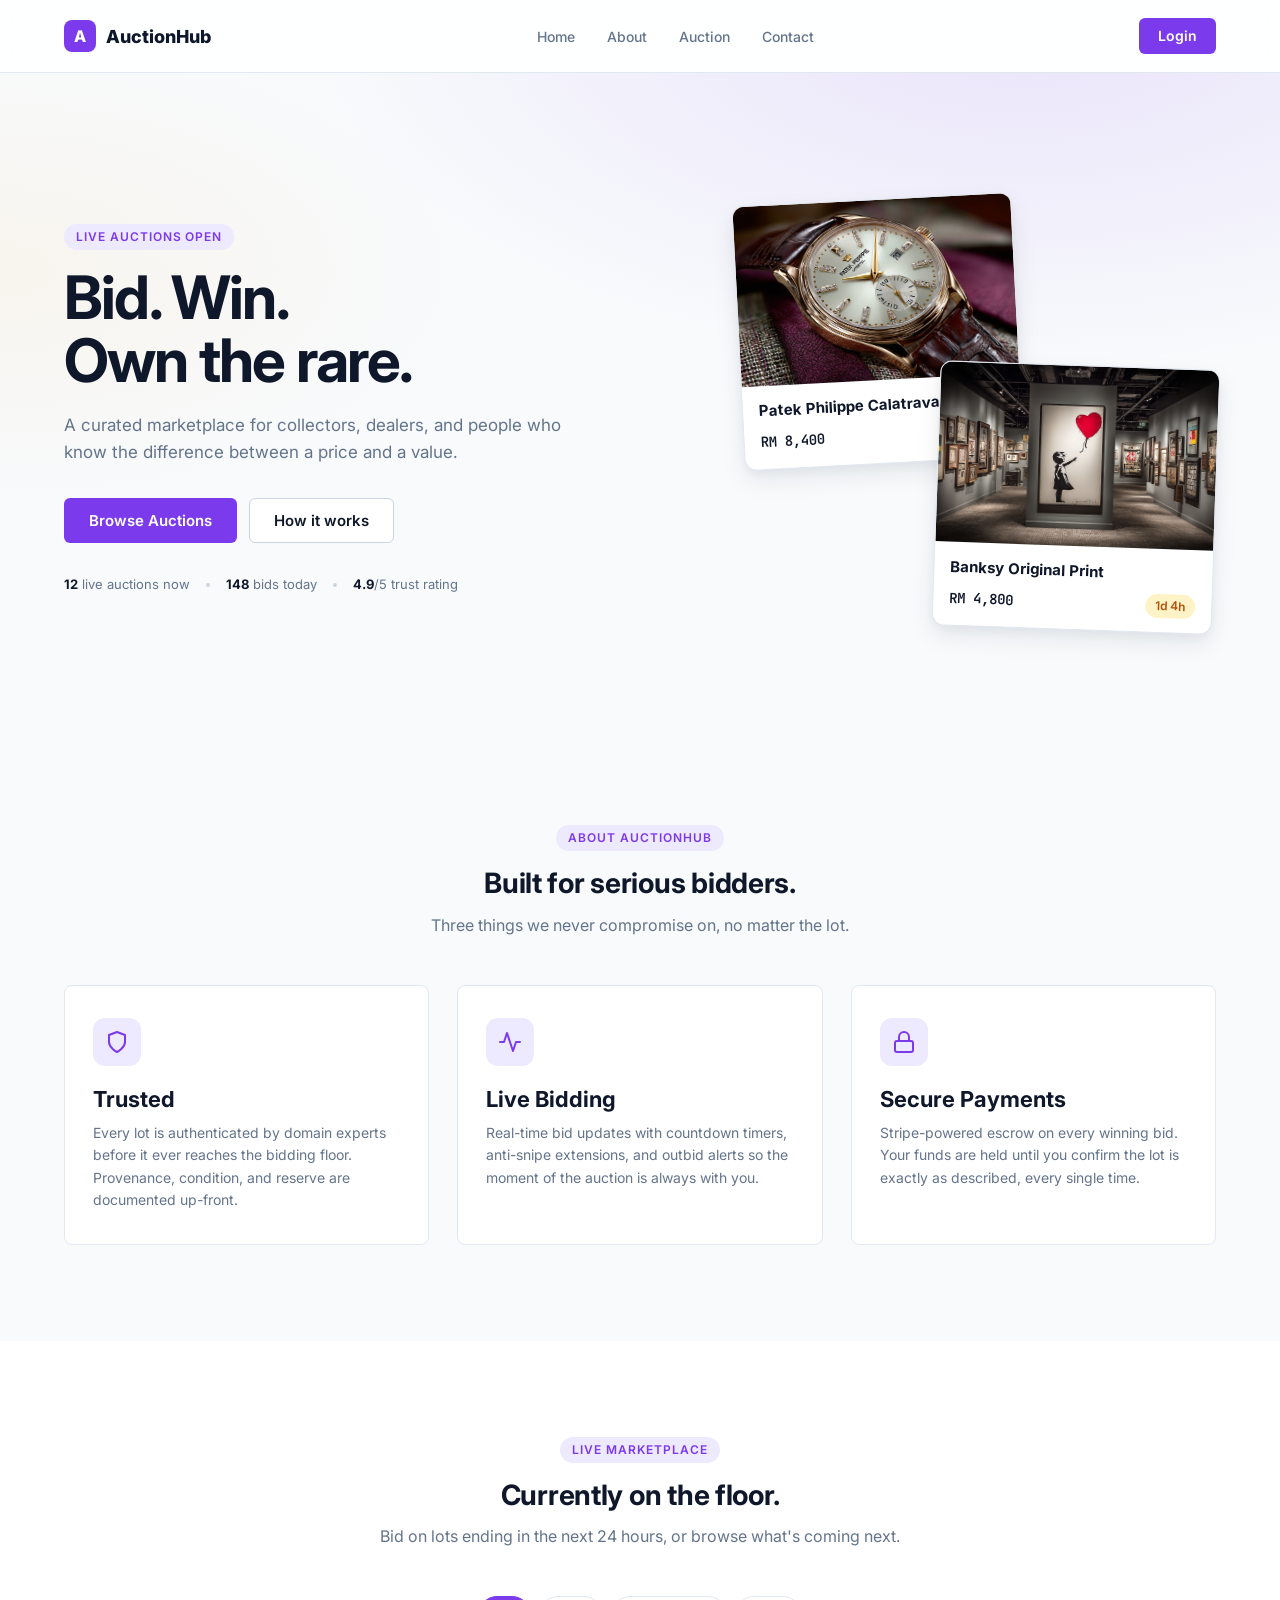
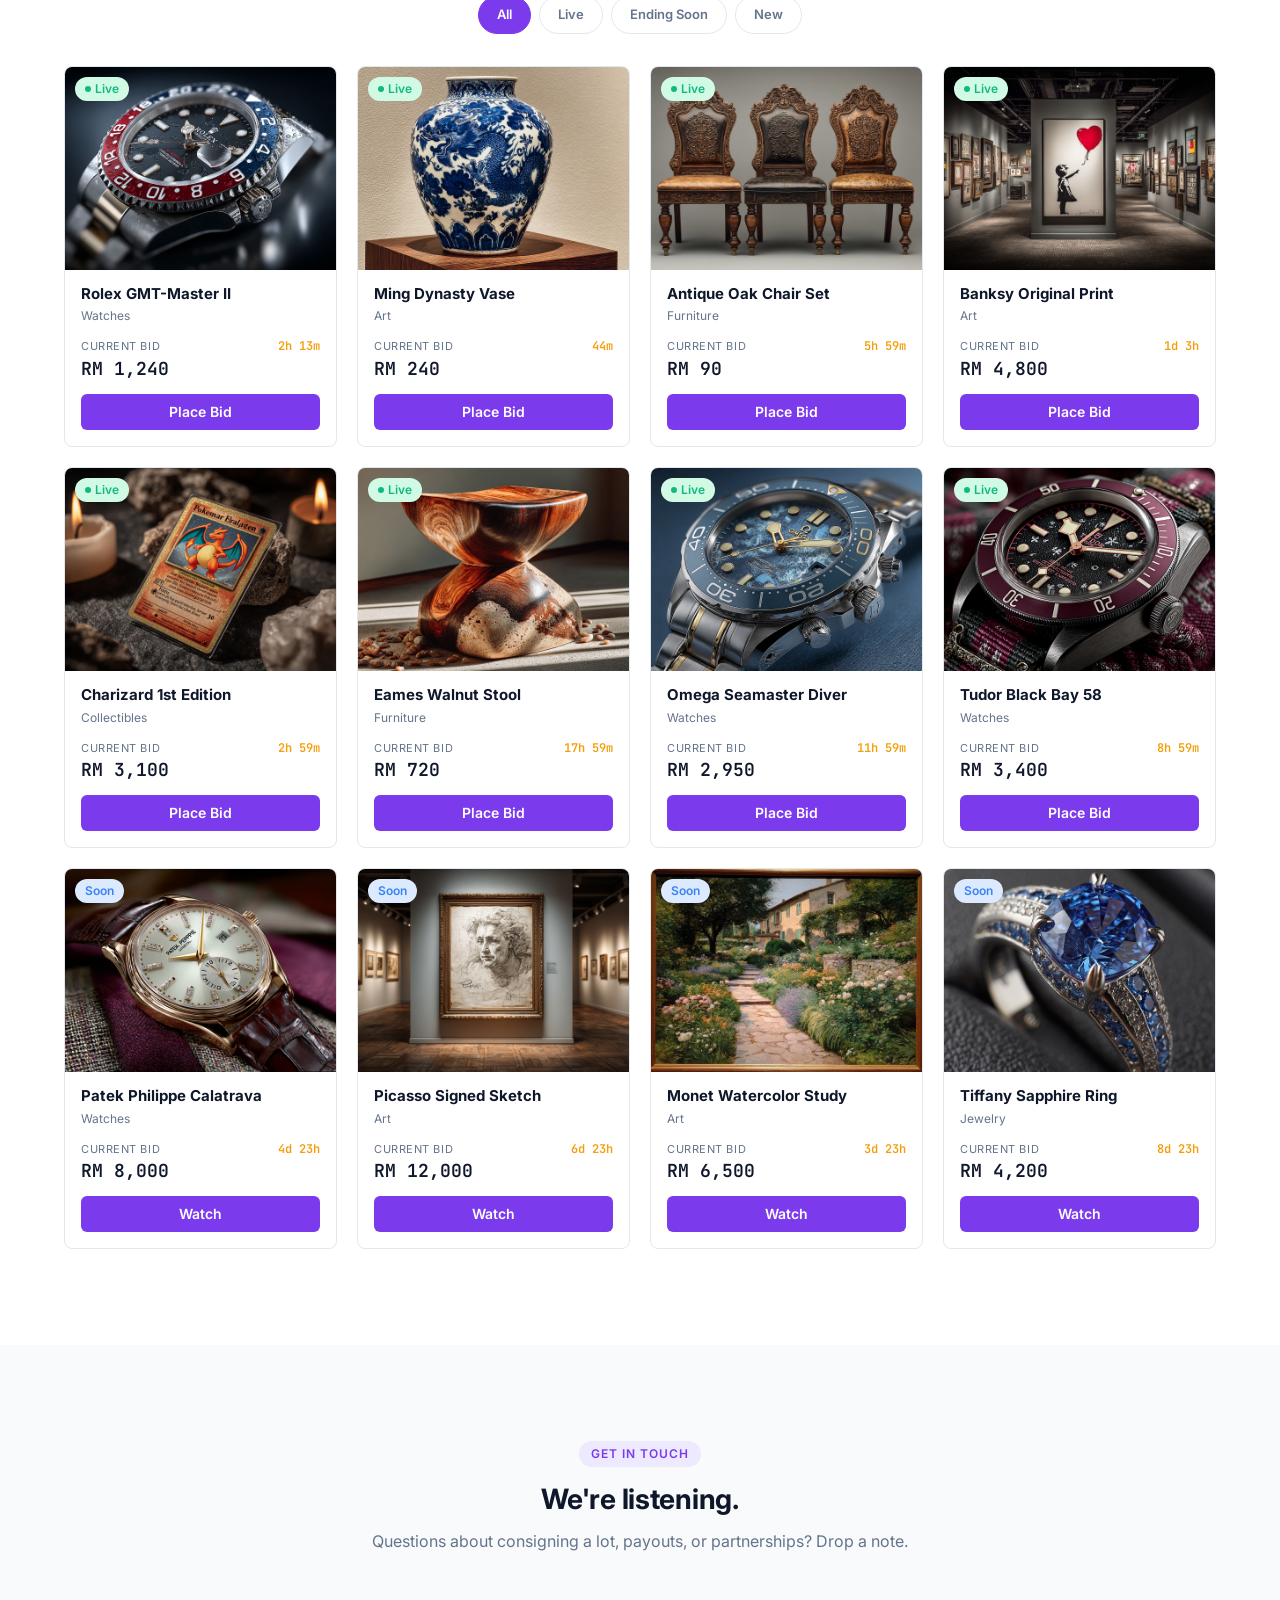
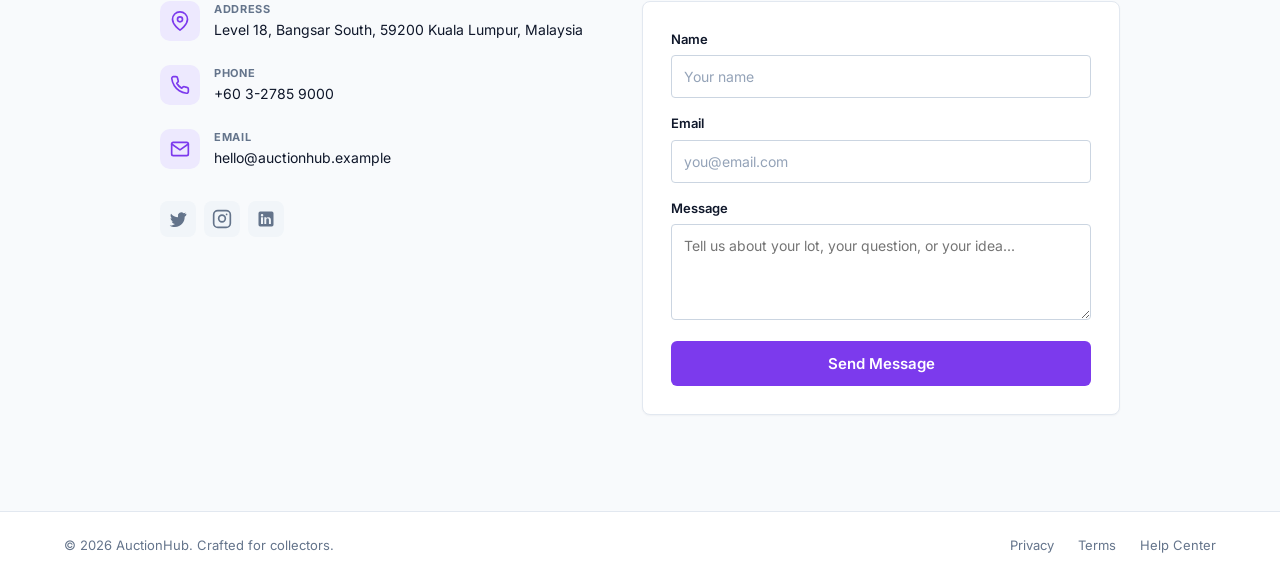
<file: admin/orders.html>
<!DOCTYPE html>
<html lang="en">
<head>
  <meta charset="UTF-8" />
  <meta name="viewport" content="width=device-width, initial-scale=1.0" />
  <title>Orders — AuctionHub Admin</title>

  <link rel="preconnect" href="https://fonts.googleapis.com" />
  <link rel="preconnect" href="https://fonts.gstatic.com" crossorigin />
  <link href="https://fonts.googleapis.com/css2?family=Inter:wght@400;500;600;700;800&family=JetBrains+Mono:wght@400;500;600&display=swap" rel="stylesheet" />

  <link rel="stylesheet" href="../assets/css/shared.css" />
  <link rel="stylesheet" href="../assets/css/admin.css" />

  <script src="../assets/js/auth.js"></script>
  <script>guardAdmin();</script>
</head>
<body>

<div class="app">

  <div class="sidebar-backdrop" id="sidebar-backdrop"></div>
  <aside class="sidebar" id="sidebar">
    <div class="sidebar-brand"><span class="brand-mark">A</span><span>AuctionHub</span></div>
    <nav class="sidebar-nav">
      <a class="snav-item" href="dashboard.html"><svg class="icon" viewBox="0 0 24 24" fill="none" stroke="currentColor" stroke-width="2" stroke-linecap="round" stroke-linejoin="round"><path d="m3 9 9-7 9 7v11a2 2 0 0 1-2 2H5a2 2 0 0 1-2-2z"/><polyline points="9 22 9 12 15 12 15 22"/></svg>Main</a>
      <a class="snav-item" href="analytics.html"><svg class="icon" viewBox="0 0 24 24" fill="none" stroke="currentColor" stroke-width="2" stroke-linecap="round" stroke-linejoin="round"><line x1="12" y1="20" x2="12" y2="10"/><line x1="18" y1="20" x2="18" y2="4"/><line x1="6" y1="20" x2="6" y2="16"/></svg>Analytics</a>
      <a class="snav-item" href="products.html"><svg class="icon" viewBox="0 0 24 24" fill="none" stroke="currentColor" stroke-width="2" stroke-linecap="round" stroke-linejoin="round"><path d="M21 16V8a2 2 0 0 0-1-1.73l-7-4a2 2 0 0 0-2 0l-7 4A2 2 0 0 0 3 8v8a2 2 0 0 0 1 1.73l7 4a2 2 0 0 0 2 0l7-4A2 2 0 0 0 21 16z"/><polyline points="3.27 6.96 12 12.01 20.73 6.96"/><line x1="12" y1="22.08" x2="12" y2="12"/></svg>Products</a>
      <a class="snav-item" href="auctions.html"><svg class="icon" viewBox="0 0 24 24" fill="none" stroke="currentColor" stroke-width="2" stroke-linecap="round" stroke-linejoin="round"><path d="m14 13-7.5 7.5c-.83.83-2.17.83-3 0a2.12 2.12 0 0 1 0-3L11 10"/><path d="m16 16 6-6"/><path d="m8 8 6-6"/><path d="m9 7 8 8"/><path d="m21 11-8-8"/></svg>Auctions</a>
      <a class="snav-item is-active" href="orders.html"><svg class="icon" viewBox="0 0 24 24" fill="none" stroke="currentColor" stroke-width="2" stroke-linecap="round" stroke-linejoin="round"><path d="M14 2H6a2 2 0 0 0-2 2v16a2 2 0 0 0 2 2h12a2 2 0 0 0 2-2V8z"/><polyline points="14 2 14 8 20 8"/><line x1="16" y1="13" x2="8" y2="13"/><line x1="16" y1="17" x2="8" y2="17"/><polyline points="10 9 9 9 8 9"/></svg>Orders</a>
      <a class="snav-item" href="settings.html"><svg class="icon" viewBox="0 0 24 24" fill="none" stroke="currentColor" stroke-width="2" stroke-linecap="round" stroke-linejoin="round"><circle cx="12" cy="12" r="3"/><path d="M19.4 15a1.65 1.65 0 0 0 .33 1.82l.06.06a2 2 0 0 1 0 2.83 2 2 0 0 1-2.83 0l-.06-.06a1.65 1.65 0 0 0-1.82-.33 1.65 1.65 0 0 0-1 1.51V21a2 2 0 0 1-2 2 2 2 0 0 1-2-2v-.09A1.65 1.65 0 0 0 9 19.4a1.65 1.65 0 0 0-1.82.33l-.06.06a2 2 0 0 1-2.83 0 2 2 0 0 1 0-2.83l.06-.06a1.65 1.65 0 0 0 .33-1.82 1.65 1.65 0 0 0-1.51-1H3a2 2 0 0 1-2-2 2 2 0 0 1 2-2h.09A1.65 1.65 0 0 0 4.6 9a1.65 1.65 0 0 0-.33-1.82l-.06-.06a2 2 0 0 1 0-2.83 2 2 0 0 1 2.83 0l.06.06a1.65 1.65 0 0 0 1.82.33H9a1.65 1.65 0 0 0 1-1.51V3a2 2 0 0 1 2-2 2 2 0 0 1 2 2v.09a1.65 1.65 0 0 0 1 1.51 1.65 1.65 0 0 0 1.82-.33l.06-.06a2 2 0 0 1 2.83 0 2 2 0 0 1 0 2.83l-.06.06a1.65 1.65 0 0 0-.33 1.82V9a1.65 1.65 0 0 0 1.51 1H21a2 2 0 0 1 2 2 2 2 0 0 1-2 2h-.09a1.65 1.65 0 0 0-1.51 1z"/></svg>Settings</a>
    </nav>
    <div class="sidebar-foot">
      <div class="user-chip">
        <div class="user-avatar" id="user-initial">A</div>
        <div class="user-info">
          <div class="user-name" id="user-email">admin@gmail.com</div>
          <div class="user-role">Administrator</div>
        </div>
        <button class="logout-btn" id="logout-btn" aria-label="Logout"><svg class="icon" viewBox="0 0 24 24" fill="none" stroke="currentColor" stroke-width="2" stroke-linecap="round" stroke-linejoin="round"><path d="M9 21H5a2 2 0 0 1-2-2V5a2 2 0 0 1 2-2h4"/><polyline points="16 17 21 12 16 7"/><line x1="21" y1="12" x2="9" y2="12"/></svg></button>
      </div>
    </div>
  </aside>

  <div class="main">
    <header class="topbar">
      <div class="topbar-left">
        <button class="menu-trigger" id="menu-trigger" aria-label="Open menu"><svg class="icon" viewBox="0 0 24 24" fill="none" stroke="currentColor" stroke-width="2" stroke-linecap="round" stroke-linejoin="round"><line x1="3" y1="12" x2="21" y2="12"/><line x1="3" y1="6" x2="21" y2="6"/><line x1="3" y1="18" x2="21" y2="18"/></svg></button>
        <div>
          <div class="topbar-title">Orders</div>
          <div class="topbar-crumbs">Admin <span>›</span> Orders</div>
        </div>
      </div>
      <div class="topbar-right">
        <button class="topbar-icon-btn" aria-label="Notifications">
          <svg class="icon" viewBox="0 0 24 24" fill="none" stroke="currentColor" stroke-width="2" stroke-linecap="round" stroke-linejoin="round"><path d="M18 8A6 6 0 0 0 6 8c0 7-3 9-3 9h18s-3-2-3-9"/><path d="M13.73 21a2 2 0 0 1-3.46 0"/></svg>
          <span class="dot-notify"></span>
        </button>
      </div>
    </header>

    <main class="page">

      <!-- Page actions: search (was in topbar) -->
      <div class="page-actions">
        <div class="search-input">
          <svg class="icon" viewBox="0 0 24 24" fill="none" stroke="currentColor" stroke-width="2" stroke-linecap="round" stroke-linejoin="round"><circle cx="11" cy="11" r="8"/><line x1="21" y1="21" x2="16.65" y2="16.65"/></svg>
          <input class="input" type="search" id="order-search" placeholder="Search orders..." />
        </div>
      </div>

      <div class="tabs" id="order-tabs">
        <button class="tab is-active" data-tab="all">All <span class="tab-count" id="c-all">0</span></button>
        <button class="tab" data-tab="awaiting_payment">Awaiting Pay <span class="tab-count" id="c-awaiting_payment">0</span></button>
        <button class="tab" data-tab="paid">Paid <span class="tab-count" id="c-paid">0</span></button>
        <button class="tab" data-tab="shipped">Shipped <span class="tab-count" id="c-shipped">0</span></button>
        <button class="tab" data-tab="completed">Completed <span class="tab-count" id="c-completed">0</span></button>
        <button class="tab" data-tab="cancelled">Cancelled <span class="tab-count" id="c-cancelled">0</span></button>
      </div>

      <section class="panel">
        <div class="panel-body" style="padding:0">
          <table class="atable">
            <thead>
              <tr>
                <th>Order #</th>
                <th>Item</th>
                <th>Winner</th>
                <th>Total</th>
                <th>Created</th>
                <th>Status</th>
                <th></th>
              </tr>
            </thead>
            <tbody id="orders-tbody"></tbody>
          </table>
          <div class="m-list" id="orders-mlist"></div>
        </div>
      </section>

    </main>
  </div>
</div>

<!-- Order Detail Modal -->
<div class="modal-backdrop" id="order-detail-modal">
  <div class="modal modal-lg" role="dialog" aria-modal="true">
    <div class="modal-header">
      <span class="modal-title" id="order-detail-title">Order Detail</span>
      <button class="modal-close" data-close-order aria-label="Close">
        <svg class="icon" viewBox="0 0 24 24" fill="none" stroke="currentColor" stroke-width="2" stroke-linecap="round" stroke-linejoin="round"><line x1="18" y1="6" x2="6" y2="18"/><line x1="6" y1="6" x2="18" y2="18"/></svg>
      </button>
    </div>
    <div class="modal-body" id="order-detail-body"></div>
    <div class="modal-footer">
      <button class="btn btn-secondary" data-close-order>Close</button>
    </div>
  </div>
</div>

<div class="toast-host" id="toast-host"></div>

<script src="../assets/js/data.js"></script>
<script src="../assets/js/admin.js"></script>
<script>
  let orderTab = "all";

  document.addEventListener("DOMContentLoaded", function () {
    bootstrapAdminShell();
    initOrdersPage();
  });

  function initOrdersPage() {
    /* Tab counts */
    document.getElementById("c-all").textContent = ORDERS.length;
    ["awaiting_payment", "paid", "shipped", "completed", "cancelled"].forEach(function (s) {
      document.getElementById("c-" + s).textContent = ORDERS.filter(o => o.status === s).length;
    });

    document.getElementById("order-tabs").addEventListener("click", function (e) {
      const t = e.target.closest(".tab");
      if (!t) return;
      document.querySelectorAll(".tab").forEach(x => x.classList.remove("is-active"));
      t.classList.add("is-active");
      orderTab = t.getAttribute("data-tab");
      paint();
    });

    document.getElementById("order-search").addEventListener("input", paint);

    bindModalCloseTriggers("order-detail-modal", "data-close-order");

    paint();
  }

  function paint() {
    const q = document.getElementById("order-search").value.toLowerCase().trim();
    const list = ORDERS.filter(function (o) {
      if (orderTab !== "all" && o.status !== orderTab) return false;
      if (q) {
        const auction = findAuction(o.auctionId);
        const product = auction ? findProduct(auction.productId) : null;
        const winner  = findUser(o.winnerId);
        const blob = (o.id + " " + (product ? product.name : "") + " " + (winner ? winner.username : "")).toLowerCase();
        if (blob.indexOf(q) === -1) return false;
      }
      return true;
    }).sort((a, b) => b.createdAt - a.createdAt);

    if (list.length === 0) {
      document.getElementById("orders-tbody").innerHTML =
        '<tr><td colspan="7" style="padding:48px;text-align:center;color:var(--text-muted);font-size:14px">No orders in this view.</td></tr>';
      document.getElementById("orders-mlist").innerHTML =
        '<div class="m-list-empty">No orders in this view.</div>';
      return;
    }

    /* Mobile cards */
    document.getElementById("orders-mlist").innerHTML = list.map(function (o) {
      const auction = findAuction(o.auctionId);
      const product = auction ? findProduct(auction.productId) : null;
      const winner  = findUser(o.winnerId);
      if (!product || !winner) return "";
      return [
        '<div class="m-card" data-order="' + o.id + '">',
          '<div class="m-card-thumb" style="background-image:url(\'' + productImagePath(product.image) + '\')"></div>',
          '<div class="m-card-body">',
            '<div class="m-card-row1">',
              '<div class="m-card-title">' + escapeHtmlAdmin(product.name) + '</div>',
              statusPill(o.status),
            '</div>',
            '<div class="m-card-meta"><span class="num">#' + o.id + '</span> · ' + escapeHtmlAdmin(winner.username) + ' · <span class="price">' + formatRMFull(o.total) + '</span></div>',
            '<div class="m-card-meta">' + timeAgo(o.createdAt) + '</div>',
          '</div>',
        '</div>'
      ].join("");
    }).join("");

    document.getElementById("orders-tbody").innerHTML = list.map(function (o) {
      const auction = findAuction(o.auctionId);
      const product = auction ? findProduct(auction.productId) : null;
      const winner  = findUser(o.winnerId);
      if (!product || !winner) return "";
      return [
        '<tr class="row-clickable" data-order="' + o.id + '">',
          '<td class="num font-bold">#' + o.id + '</td>',
          '<td><div class="item-cell">',
            '<div class="item-thumb" style="background-image:url(\'' + productImagePath(product.image) + '\')"></div>',
            '<div>' + escapeHtmlAdmin(product.name) + '</div>',
          '</div></td>',
          '<td><div class="user-cell">',
            '<div class="user-avatar">' + winner.username[0].toUpperCase() + '</div>',
            '<div>' + escapeHtmlAdmin(winner.username) + '</div>',
          '</div></td>',
          '<td class="num">' + formatRMFull(o.total) + '</td>',
          '<td class="text-muted text-sm">' + timeAgo(o.createdAt) + '</td>',
          '<td>' + statusPill(o.status) + '</td>',
          '<td><button class="btn btn-ghost btn-sm" aria-label="Open"><svg class="icon-sm" viewBox="0 0 24 24" fill="none" stroke="currentColor" stroke-width="2" stroke-linecap="round" stroke-linejoin="round"><polyline points="9 18 15 12 9 6"/></svg></button></td>',
        '</tr>'
      ].join("");
    }).join("");

    document.querySelectorAll("[data-order]").forEach(function (row) {
      row.addEventListener("click", function () {
        openOrderDetail(row.getAttribute("data-order"));
      });
    });
  }

  function openOrderDetail(id) {
    const o = findOrder(id);
    if (!o) return;
    const auction = findAuction(o.auctionId);
    const product = auction ? findProduct(auction.productId) : null;
    const winner  = findUser(o.winnerId);

    document.getElementById("order-detail-title").textContent = "Order #" + o.id;
    document.getElementById("order-detail-body").innerHTML = [
      '<div class="bid-context" style="margin-bottom:20px">',
        '<div class="bid-context-img" style="background-image:url(\'' + (product ? productImagePath(product.image) : '') + '\')"></div>',
        '<div class="bid-context-body">',
          '<div class="bid-context-title">' + (product ? escapeHtmlAdmin(product.name) : "Unknown item") + '</div>',
          '<div class="bid-context-meta">',
            '<div>Winner: <strong>' + (winner ? escapeHtmlAdmin(winner.username) : "—") + '</strong></div>',
            '<div>Total: <strong>' + formatRMFull(o.total) + '</strong></div>',
            '<div>Status: <strong>' + o.status.replace(/_/g, " ") + '</strong></div>',
          '</div>',
        '</div>',
      '</div>',

      '<div style="display:grid;grid-template-columns:1fr 1fr;gap:24px">',
        '<div>',
          '<h5 style="margin-bottom:12px">Buyer</h5>',
          '<div class="text-sm">',
            '<div><strong>' + (winner ? escapeHtmlAdmin(winner.username) : "—") + '</strong></div>',
            '<div class="text-muted">' + (winner ? escapeHtmlAdmin(winner.email) : "—") + '</div>',
          '</div>',
          '<h5 style="margin:20px 0 12px">Shipping</h5>',
          '<div class="text-sm text-muted">Lot 4-23, Jalan Bukit Bintang,<br/>55100 Kuala Lumpur, Malaysia</div>',
        '</div>',
        '<div>',
          '<h5 style="margin-bottom:12px">Status Timeline</h5>',
          '<div class="timeline">',
            o.timeline.map(function (t, i) {
              return '<div class="timeline-item' + (i < o.timeline.length - 1 || o.status === "completed" ? " is-done" : "") + '">' +
                '<div>' + escapeHtmlAdmin(t.label) + '</div>' +
                '<div class="timeline-when">' + timeAgo(t.at) + '</div>' +
              '</div>';
            }).join(""),
          '</div>',
        '</div>',
      '</div>'
    ].join("");

    openModal("order-detail-modal");
  }
</script>

</body>
</html>
</file>
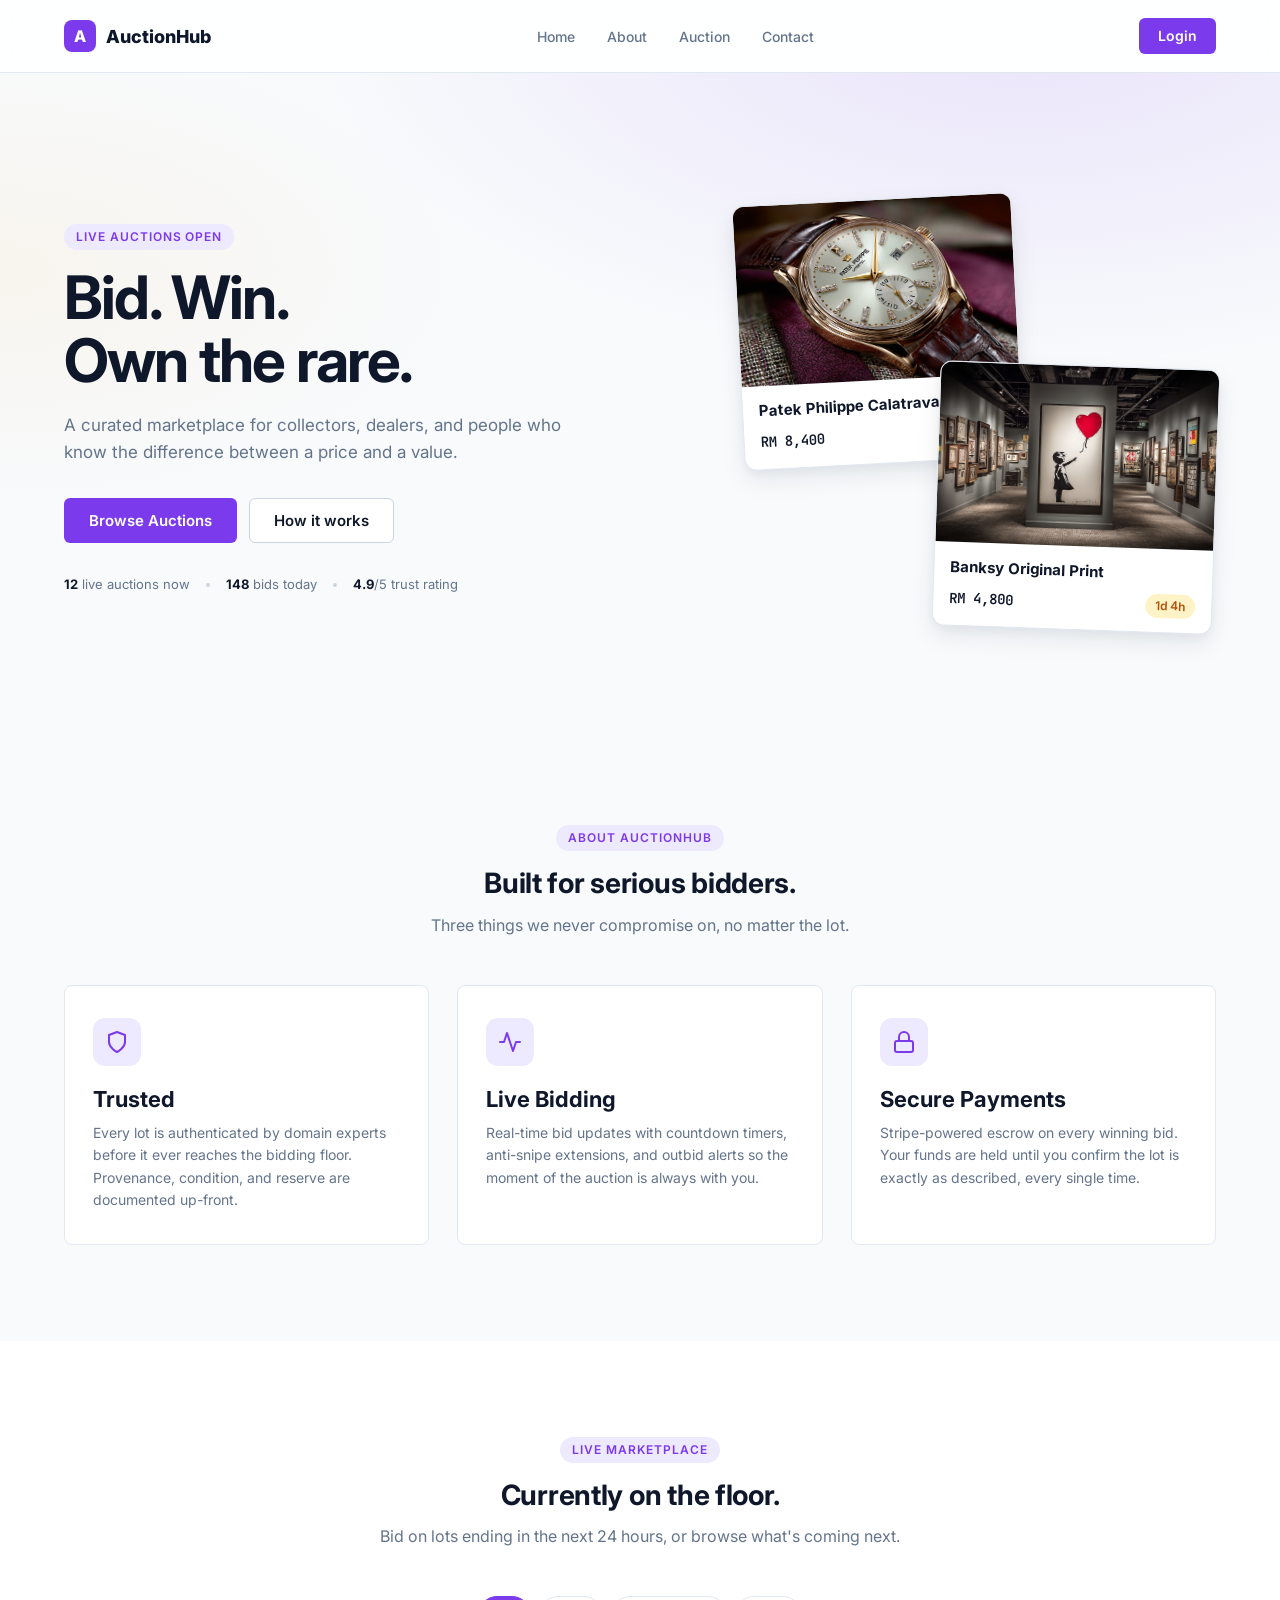
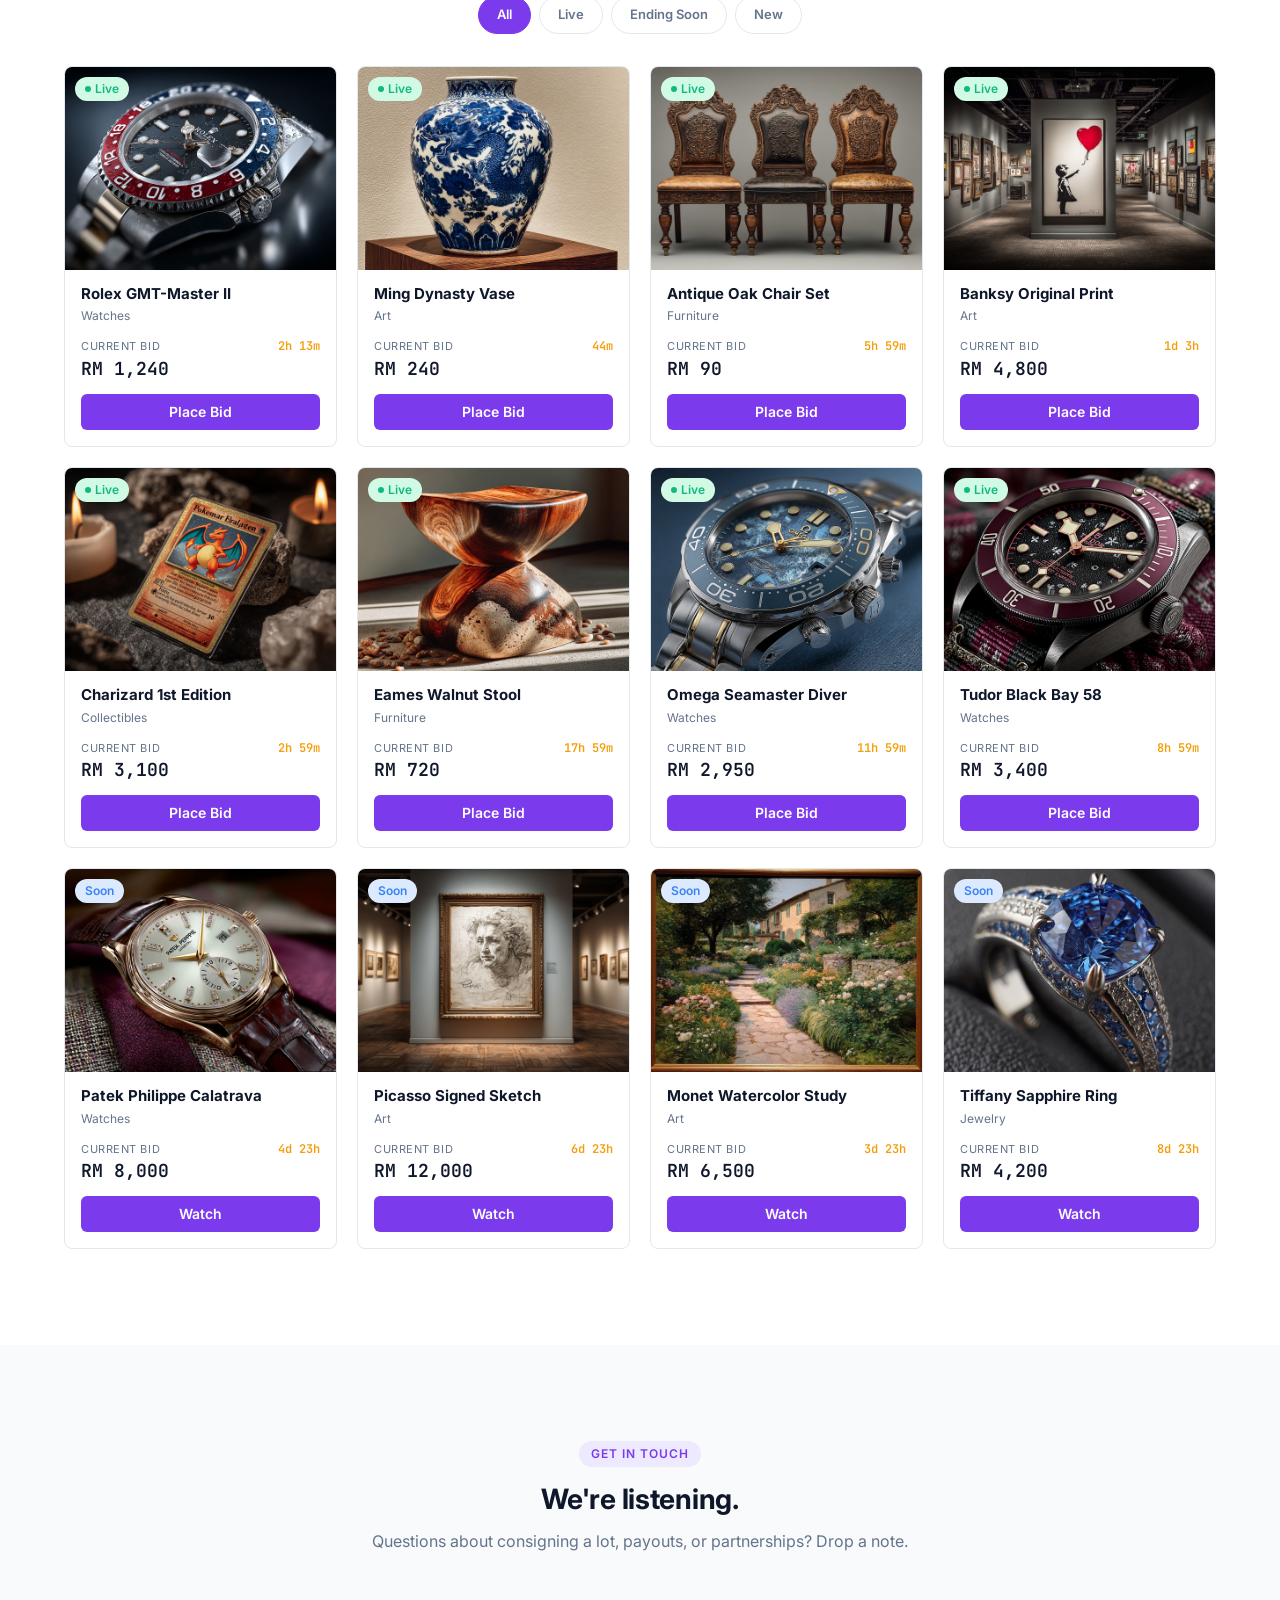
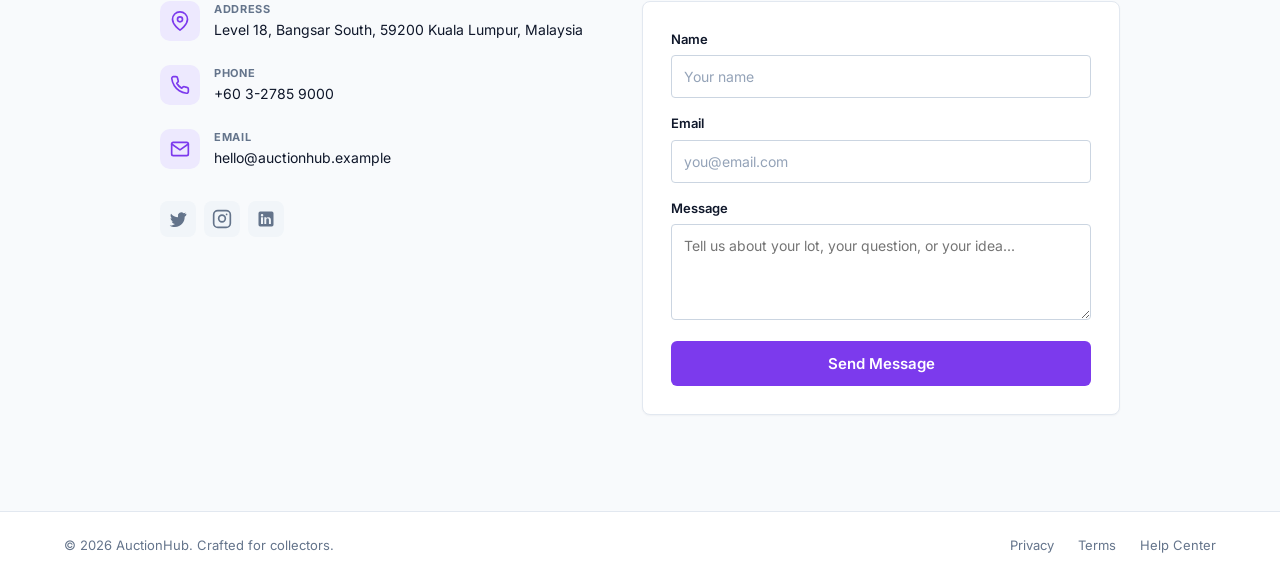
<file: admin/products.html>
<!DOCTYPE html>
<html lang="en">
<head>
  <meta charset="UTF-8" />
  <meta name="viewport" content="width=device-width, initial-scale=1.0" />
  <title>Products — AuctionHub Admin</title>

  <link rel="preconnect" href="https://fonts.googleapis.com" />
  <link rel="preconnect" href="https://fonts.gstatic.com" crossorigin />
  <link href="https://fonts.googleapis.com/css2?family=Inter:wght@400;500;600;700;800&family=JetBrains+Mono:wght@400;500;600&display=swap" rel="stylesheet" />

  <link rel="stylesheet" href="../assets/css/shared.css" />
  <link rel="stylesheet" href="../assets/css/admin.css" />

  <script src="../assets/js/auth.js"></script>
  <script>guardAdmin();</script>
</head>
<body>

<div class="app">

  <div class="sidebar-backdrop" id="sidebar-backdrop"></div>
  <aside class="sidebar" id="sidebar">
    <div class="sidebar-brand">
      <span class="brand-mark">A</span>
      <span>AuctionHub</span>
    </div>
    <nav class="sidebar-nav">
      <a class="snav-item" href="dashboard.html"><svg class="icon" viewBox="0 0 24 24" fill="none" stroke="currentColor" stroke-width="2" stroke-linecap="round" stroke-linejoin="round"><path d="m3 9 9-7 9 7v11a2 2 0 0 1-2 2H5a2 2 0 0 1-2-2z"/><polyline points="9 22 9 12 15 12 15 22"/></svg>Main</a>
      <a class="snav-item" href="analytics.html"><svg class="icon" viewBox="0 0 24 24" fill="none" stroke="currentColor" stroke-width="2" stroke-linecap="round" stroke-linejoin="round"><line x1="12" y1="20" x2="12" y2="10"/><line x1="18" y1="20" x2="18" y2="4"/><line x1="6" y1="20" x2="6" y2="16"/></svg>Analytics</a>
      <a class="snav-item is-active" href="products.html"><svg class="icon" viewBox="0 0 24 24" fill="none" stroke="currentColor" stroke-width="2" stroke-linecap="round" stroke-linejoin="round"><path d="M21 16V8a2 2 0 0 0-1-1.73l-7-4a2 2 0 0 0-2 0l-7 4A2 2 0 0 0 3 8v8a2 2 0 0 0 1 1.73l7 4a2 2 0 0 0 2 0l7-4A2 2 0 0 0 21 16z"/><polyline points="3.27 6.96 12 12.01 20.73 6.96"/><line x1="12" y1="22.08" x2="12" y2="12"/></svg>Products</a>
      <a class="snav-item" href="auctions.html"><svg class="icon" viewBox="0 0 24 24" fill="none" stroke="currentColor" stroke-width="2" stroke-linecap="round" stroke-linejoin="round"><path d="m14 13-7.5 7.5c-.83.83-2.17.83-3 0a2.12 2.12 0 0 1 0-3L11 10"/><path d="m16 16 6-6"/><path d="m8 8 6-6"/><path d="m9 7 8 8"/><path d="m21 11-8-8"/></svg>Auctions</a>
      <a class="snav-item" href="orders.html"><svg class="icon" viewBox="0 0 24 24" fill="none" stroke="currentColor" stroke-width="2" stroke-linecap="round" stroke-linejoin="round"><path d="M14 2H6a2 2 0 0 0-2 2v16a2 2 0 0 0 2 2h12a2 2 0 0 0 2-2V8z"/><polyline points="14 2 14 8 20 8"/><line x1="16" y1="13" x2="8" y2="13"/><line x1="16" y1="17" x2="8" y2="17"/><polyline points="10 9 9 9 8 9"/></svg>Orders</a>
      <a class="snav-item" href="settings.html"><svg class="icon" viewBox="0 0 24 24" fill="none" stroke="currentColor" stroke-width="2" stroke-linecap="round" stroke-linejoin="round"><circle cx="12" cy="12" r="3"/><path d="M19.4 15a1.65 1.65 0 0 0 .33 1.82l.06.06a2 2 0 0 1 0 2.83 2 2 0 0 1-2.83 0l-.06-.06a1.65 1.65 0 0 0-1.82-.33 1.65 1.65 0 0 0-1 1.51V21a2 2 0 0 1-2 2 2 2 0 0 1-2-2v-.09A1.65 1.65 0 0 0 9 19.4a1.65 1.65 0 0 0-1.82.33l-.06.06a2 2 0 0 1-2.83 0 2 2 0 0 1 0-2.83l.06-.06a1.65 1.65 0 0 0 .33-1.82 1.65 1.65 0 0 0-1.51-1H3a2 2 0 0 1-2-2 2 2 0 0 1 2-2h.09A1.65 1.65 0 0 0 4.6 9a1.65 1.65 0 0 0-.33-1.82l-.06-.06a2 2 0 0 1 0-2.83 2 2 0 0 1 2.83 0l.06.06a1.65 1.65 0 0 0 1.82.33H9a1.65 1.65 0 0 0 1-1.51V3a2 2 0 0 1 2-2 2 2 0 0 1 2 2v.09a1.65 1.65 0 0 0 1 1.51 1.65 1.65 0 0 0 1.82-.33l.06-.06a2 2 0 0 1 2.83 0 2 2 0 0 1 0 2.83l-.06.06a1.65 1.65 0 0 0-.33 1.82V9a1.65 1.65 0 0 0 1.51 1H21a2 2 0 0 1 2 2 2 2 0 0 1-2 2h-.09a1.65 1.65 0 0 0-1.51 1z"/></svg>Settings</a>
    </nav>
    <div class="sidebar-foot">
      <div class="user-chip">
        <div class="user-avatar" id="user-initial">A</div>
        <div class="user-info">
          <div class="user-name" id="user-email">admin@gmail.com</div>
          <div class="user-role">Administrator</div>
        </div>
        <button class="logout-btn" id="logout-btn" aria-label="Logout"><svg class="icon" viewBox="0 0 24 24" fill="none" stroke="currentColor" stroke-width="2" stroke-linecap="round" stroke-linejoin="round"><path d="M9 21H5a2 2 0 0 1-2-2V5a2 2 0 0 1 2-2h4"/><polyline points="16 17 21 12 16 7"/><line x1="21" y1="12" x2="9" y2="12"/></svg></button>
      </div>
    </div>
  </aside>

  <div class="main">
    <header class="topbar">
      <div class="topbar-left">
        <button class="menu-trigger" id="menu-trigger" aria-label="Open menu"><svg class="icon" viewBox="0 0 24 24" fill="none" stroke="currentColor" stroke-width="2" stroke-linecap="round" stroke-linejoin="round"><line x1="3" y1="12" x2="21" y2="12"/><line x1="3" y1="6" x2="21" y2="6"/><line x1="3" y1="18" x2="21" y2="18"/></svg></button>
        <div>
          <div class="topbar-title">Products</div>
          <div class="topbar-crumbs">Admin <span>›</span> Products</div>
        </div>
      </div>
      <div class="topbar-right">
        <button class="topbar-icon-btn" aria-label="Notifications">
          <svg class="icon" viewBox="0 0 24 24" fill="none" stroke="currentColor" stroke-width="2" stroke-linecap="round" stroke-linejoin="round"><path d="M18 8A6 6 0 0 0 6 8c0 7-3 9-3 9h18s-3-2-3-9"/><path d="M13.73 21a2 2 0 0 1-3.46 0"/></svg>
          <span class="dot-notify"></span>
        </button>
      </div>
    </header>

    <main class="page">

      <!-- Page actions: search + Add Product (was in topbar) -->
      <div class="page-actions">
        <div class="search-input">
          <svg class="icon" viewBox="0 0 24 24" fill="none" stroke="currentColor" stroke-width="2" stroke-linecap="round" stroke-linejoin="round"><circle cx="11" cy="11" r="8"/><line x1="21" y1="21" x2="16.65" y2="16.65"/></svg>
          <input class="input" type="search" id="prod-search" placeholder="Search products..." />
        </div>
        <button class="btn btn-primary" id="open-add-product">
          <svg class="icon-sm" viewBox="0 0 24 24" fill="none" stroke="currentColor" stroke-width="2.5" stroke-linecap="round" stroke-linejoin="round"><line x1="12" y1="5" x2="12" y2="19"/><line x1="5" y1="12" x2="19" y2="12"/></svg>
          Add Product
        </button>
      </div>

      <!-- Filter row: side-by-side selects -->
      <div class="filter-row">
        <select class="select" id="filter-cat">
          <option value="">All categories</option>
        </select>
        <select class="select" id="filter-status">
          <option value="">All statuses</option>
          <option value="Listed">Listed</option>
          <option value="Draft">Draft</option>
          <option value="Sold">Sold</option>
        </select>
      </div>

      <section class="panel">
        <div class="panel-body" style="padding:0">
          <table class="atable">
            <thead>
              <tr>
                <th style="width:40px"><input type="checkbox" /></th>
                <th>Product</th>
                <th>Category</th>
                <th>Stock</th>
                <th>Starting Bid</th>
                <th>Status</th>
                <th style="width:100px">Actions</th>
              </tr>
            </thead>
            <tbody id="products-tbody"></tbody>
          </table>
          <div class="m-list" id="products-mlist"></div>
        </div>
        <div class="panel-foot" id="products-foot">Loading...</div>
      </section>

    </main>
  </div>
</div>

<!-- Add Product Modal -->
<div class="modal-backdrop" id="add-product-modal">
  <div class="modal" role="dialog" aria-modal="true">
    <div class="modal-header">
      <span class="modal-title">New Product</span>
      <button class="modal-close" data-close-add-product aria-label="Close">
        <svg class="icon" viewBox="0 0 24 24" fill="none" stroke="currentColor" stroke-width="2" stroke-linecap="round" stroke-linejoin="round"><line x1="18" y1="6" x2="6" y2="18"/><line x1="6" y1="6" x2="18" y2="18"/></svg>
      </button>
    </div>
    <div class="modal-body">
      <form id="add-product-form" novalidate>
        <div class="field">
          <label class="label" for="ap-name">Name</label>
          <input class="input" id="ap-name" required placeholder="Product name" />
        </div>
        <div class="field">
          <label class="label" for="ap-cat">Category</label>
          <select class="select" id="ap-cat" required></select>
        </div>
        <div class="field">
          <label class="label" for="ap-image">Image URL</label>
          <input class="input" id="ap-image" placeholder="https://... (optional)" />
        </div>
        <div class="field">
          <label class="label" for="ap-desc">Description</label>
          <textarea class="textarea" id="ap-desc" placeholder="Brief lot description"></textarea>
        </div>
        <div class="field">
          <label class="label" for="ap-bid">Starting bid (RM)</label>
          <input class="input mono" id="ap-bid" type="number" step="10" min="0" required />
        </div>
        <div class="field-error hidden" id="ap-error"></div>
      </form>
    </div>
    <div class="modal-footer">
      <button class="btn btn-secondary" data-close-add-product>Cancel</button>
      <button class="btn btn-primary" id="ap-save">Save Product</button>
    </div>
  </div>
</div>

<div class="toast-host" id="toast-host"></div>

<script src="../assets/js/data.js"></script>
<script src="../assets/js/admin.js"></script>
<script>
  document.addEventListener("DOMContentLoaded", function () {
    bootstrapAdminShell();
    initProductsPage();
  });

  function initProductsPage() {
    /* Populate category filters */
    const catFilter = document.getElementById("filter-cat");
    const apCat     = document.getElementById("ap-cat");
    CATEGORIES.forEach(function (c) {
      catFilter.insertAdjacentHTML("beforeend", '<option value="' + c + '">' + c + '</option>');
      apCat.insertAdjacentHTML("beforeend", '<option value="' + c + '">' + c + '</option>');
    });

    paint();
    document.getElementById("filter-cat").addEventListener("change", paint);
    document.getElementById("filter-status").addEventListener("change", paint);
    document.getElementById("prod-search").addEventListener("input", paint);

    /* Add product modal */
    document.getElementById("open-add-product").addEventListener("click", function () { openModal("add-product-modal"); });
    bindModalCloseTriggers("add-product-modal", "data-close-add-product");

    document.getElementById("ap-save").addEventListener("click", function () {
      const name = document.getElementById("ap-name").value.trim();
      const cat  = document.getElementById("ap-cat").value;
      const img  = document.getElementById("ap-image").value.trim();
      const desc = document.getElementById("ap-desc").value.trim();
      const bid  = parseInt(document.getElementById("ap-bid").value, 10);
      const err  = document.getElementById("ap-error");

      if (!name || !cat || !Number.isFinite(bid) || bid < 0) {
        err.textContent = "Name, category, and a valid starting bid are required.";
        err.classList.remove("hidden");
        return;
      }
      const newId = "p" + (PRODUCTS.length + 1);
      PRODUCTS.unshift({
        id: newId, name: name, category: cat,
        image: img || (newId + ".png"),
        description: desc, stock: 1, status: "Draft", startingBid: bid
      });
      closeModal("add-product-modal");
      document.getElementById("add-product-form").reset();
      err.classList.add("hidden");
      paint();
      showToast("Product \"" + name + "\" added.", "success");
    });
  }

  function paint() {
    const cat    = document.getElementById("filter-cat").value;
    const status = document.getElementById("filter-status").value;
    const q      = document.getElementById("prod-search").value.toLowerCase().trim();

    const list = PRODUCTS.filter(function (p) {
      if (cat && p.category !== cat) return false;
      if (status && p.status !== status) return false;
      if (q && p.name.toLowerCase().indexOf(q) === -1) return false;
      return true;
    });

    if (list.length === 0) {
      document.getElementById("products-tbody").innerHTML =
        '<tr><td colspan="7" style="padding:48px;text-align:center;color:var(--text-muted);font-size:14px">No products match these filters.</td></tr>';
      document.getElementById("products-mlist").innerHTML =
        '<div class="m-list-empty">No products match these filters.</div>';
      document.getElementById("products-foot").textContent = "Showing 0 of " + PRODUCTS.length + " products";
      return;
    }

    /* Mobile cards */
    document.getElementById("products-mlist").innerHTML = list.map(function (p) {
      const statusBadge =
        p.status === "Listed" ? '<span class="badge badge-success">Listed</span>' :
        p.status === "Draft"  ? '<span class="badge badge-warning">Draft</span>'  :
        p.status === "Sold"   ? '<span class="badge">Sold</span>'                  :
        '<span class="badge">' + escapeHtmlAdmin(p.status) + '</span>';
      return [
        '<div class="m-card">',
          '<div class="m-card-thumb" style="background-image:url(\'' + productImagePath(p.image) + '\')"></div>',
          '<div class="m-card-body">',
            '<div class="m-card-row1">',
              '<div class="m-card-title">' + escapeHtmlAdmin(p.name) + '</div>',
              statusBadge,
            '</div>',
            '<div class="m-card-meta">' + escapeHtmlAdmin(p.category) + ' · <span class="price">' + formatRMFull(p.startingBid) + '</span></div>',
            '<div class="m-card-meta">Stock: <span class="num">' + p.stock + '</span></div>',
          '</div>',
        '</div>'
      ].join("");
    }).join("");

    document.getElementById("products-tbody").innerHTML = list.map(function (p) {
      const statusBadge =
        p.status === "Listed" ? '<span class="badge badge-success">Listed</span>' :
        p.status === "Draft"  ? '<span class="badge badge-warning">Draft</span>'  :
        p.status === "Sold"   ? '<span class="badge">Sold</span>'                  :
        '<span class="badge">' + escapeHtmlAdmin(p.status) + '</span>';
      return [
        '<tr>',
          '<td><input type="checkbox" /></td>',
          '<td><div class="item-cell">',
            '<div class="item-thumb" style="background-image:url(\'' + productImagePath(p.image) + '\')"></div>',
            '<div><div style="font-weight:600">' + escapeHtmlAdmin(p.name) + '</div>',
            '<div class="text-xs text-muted" style="max-width:280px;overflow:hidden;text-overflow:ellipsis;white-space:nowrap">' + escapeHtmlAdmin(p.description || "") + '</div></div>',
          '</div></td>',
          '<td>' + escapeHtmlAdmin(p.category) + '</td>',
          '<td class="num">' + p.stock + '</td>',
          '<td class="num">' + formatRMFull(p.startingBid) + '</td>',
          '<td>' + statusBadge + '</td>',
          '<td>',
            '<button class="btn btn-ghost btn-sm" title="Edit"><svg class="icon-sm" viewBox="0 0 24 24" fill="none" stroke="currentColor" stroke-width="2" stroke-linecap="round" stroke-linejoin="round"><path d="M11 4H4a2 2 0 0 0-2 2v14a2 2 0 0 0 2 2h14a2 2 0 0 0 2-2v-7"/><path d="M18.5 2.5a2.121 2.121 0 0 1 3 3L12 15l-4 1 1-4 9.5-9.5z"/></svg></button>',
            '<button class="btn btn-ghost btn-sm" title="Delete" data-del="' + p.id + '"><svg class="icon-sm" viewBox="0 0 24 24" fill="none" stroke="currentColor" stroke-width="2" stroke-linecap="round" stroke-linejoin="round"><polyline points="3 6 5 6 21 6"/><path d="M19 6l-2 14a2 2 0 0 1-2 2H9a2 2 0 0 1-2-2L5 6m3 0V4a2 2 0 0 1 2-2h4a2 2 0 0 1 2 2v2"/></svg></button>',
          '</td>',
        '</tr>'
      ].join("");
    }).join("");

    document.getElementById("products-foot").textContent = "Showing " + list.length + " of " + PRODUCTS.length + " products";

    /* Wire delete */
    document.querySelectorAll("[data-del]").forEach(function (btn) {
      btn.addEventListener("click", function () {
        const id = btn.getAttribute("data-del");
        const idx = PRODUCTS.findIndex(p => p.id === id);
        if (idx === -1) return;
        const removed = PRODUCTS.splice(idx, 1)[0];
        paint();
        showToast("Product \"" + removed.name + "\" removed.", "danger");
      });
    });
  }
</script>

</body>
</html>
</file>
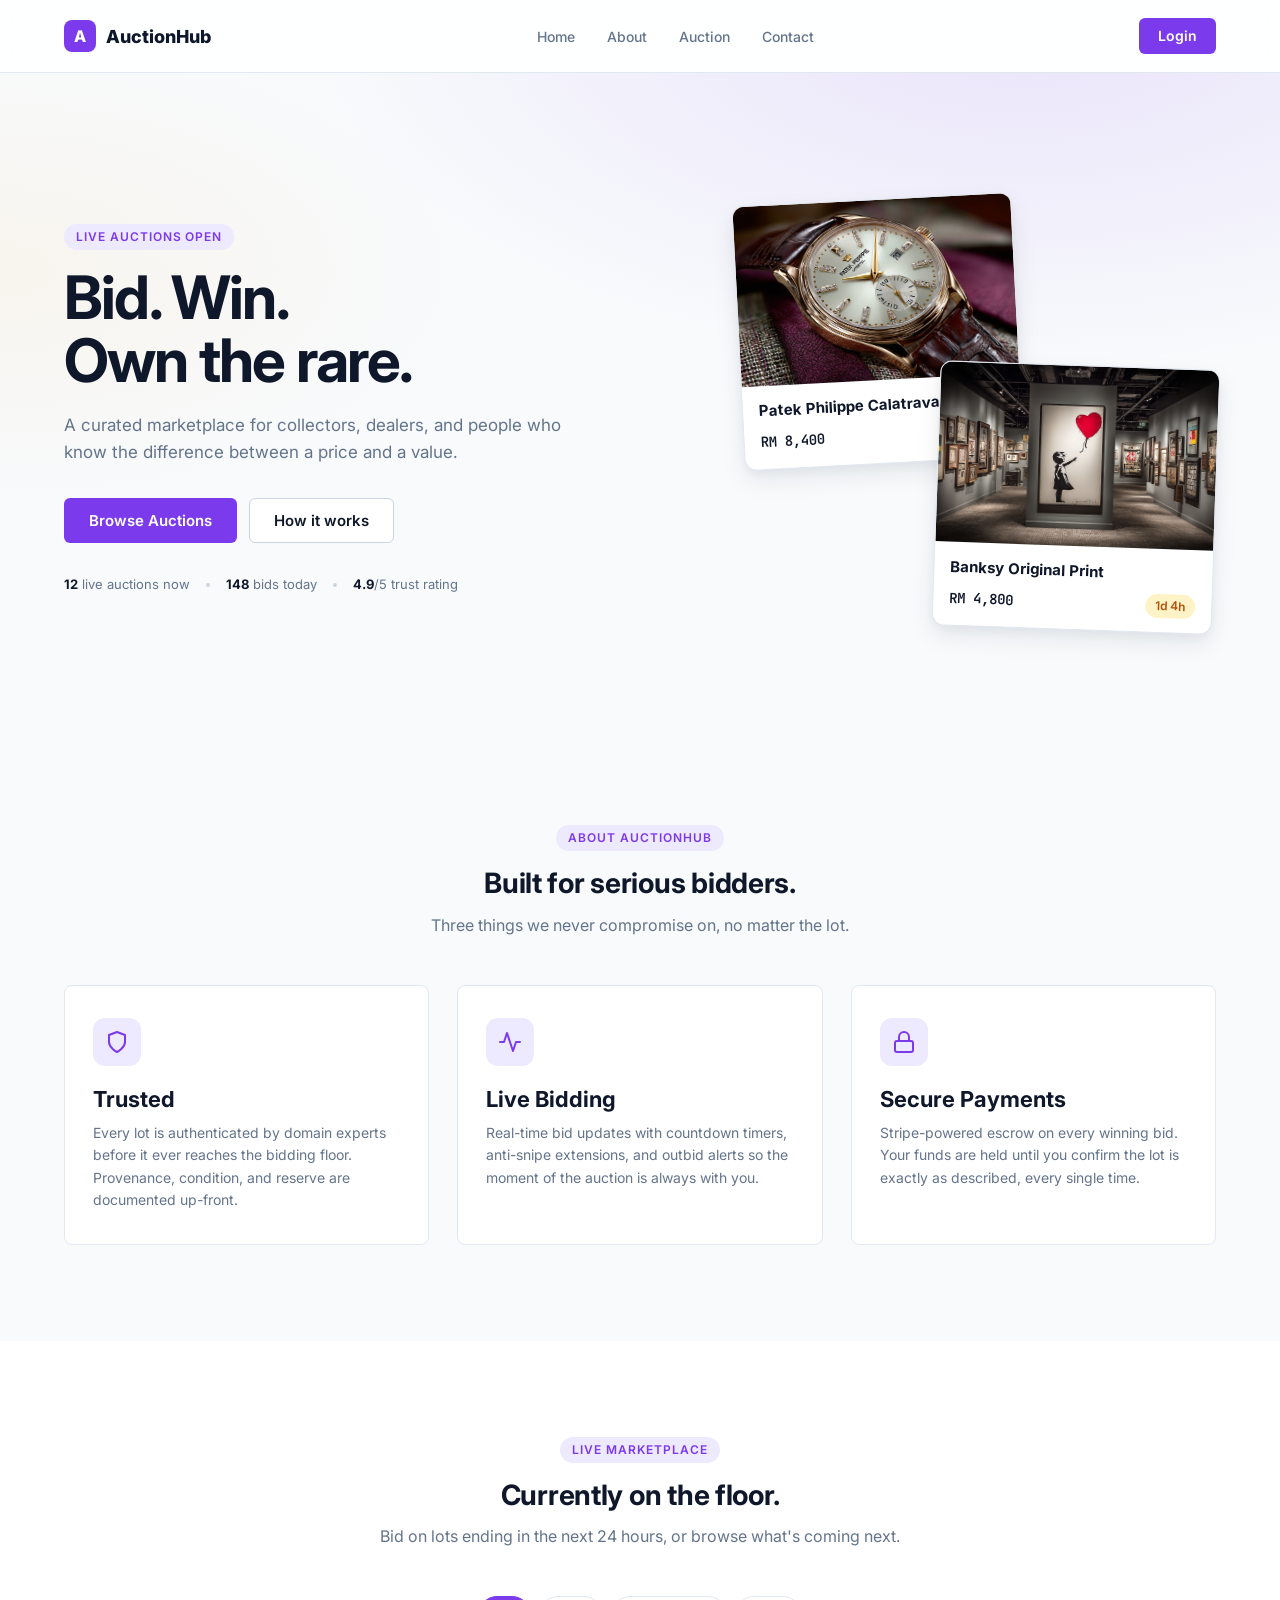
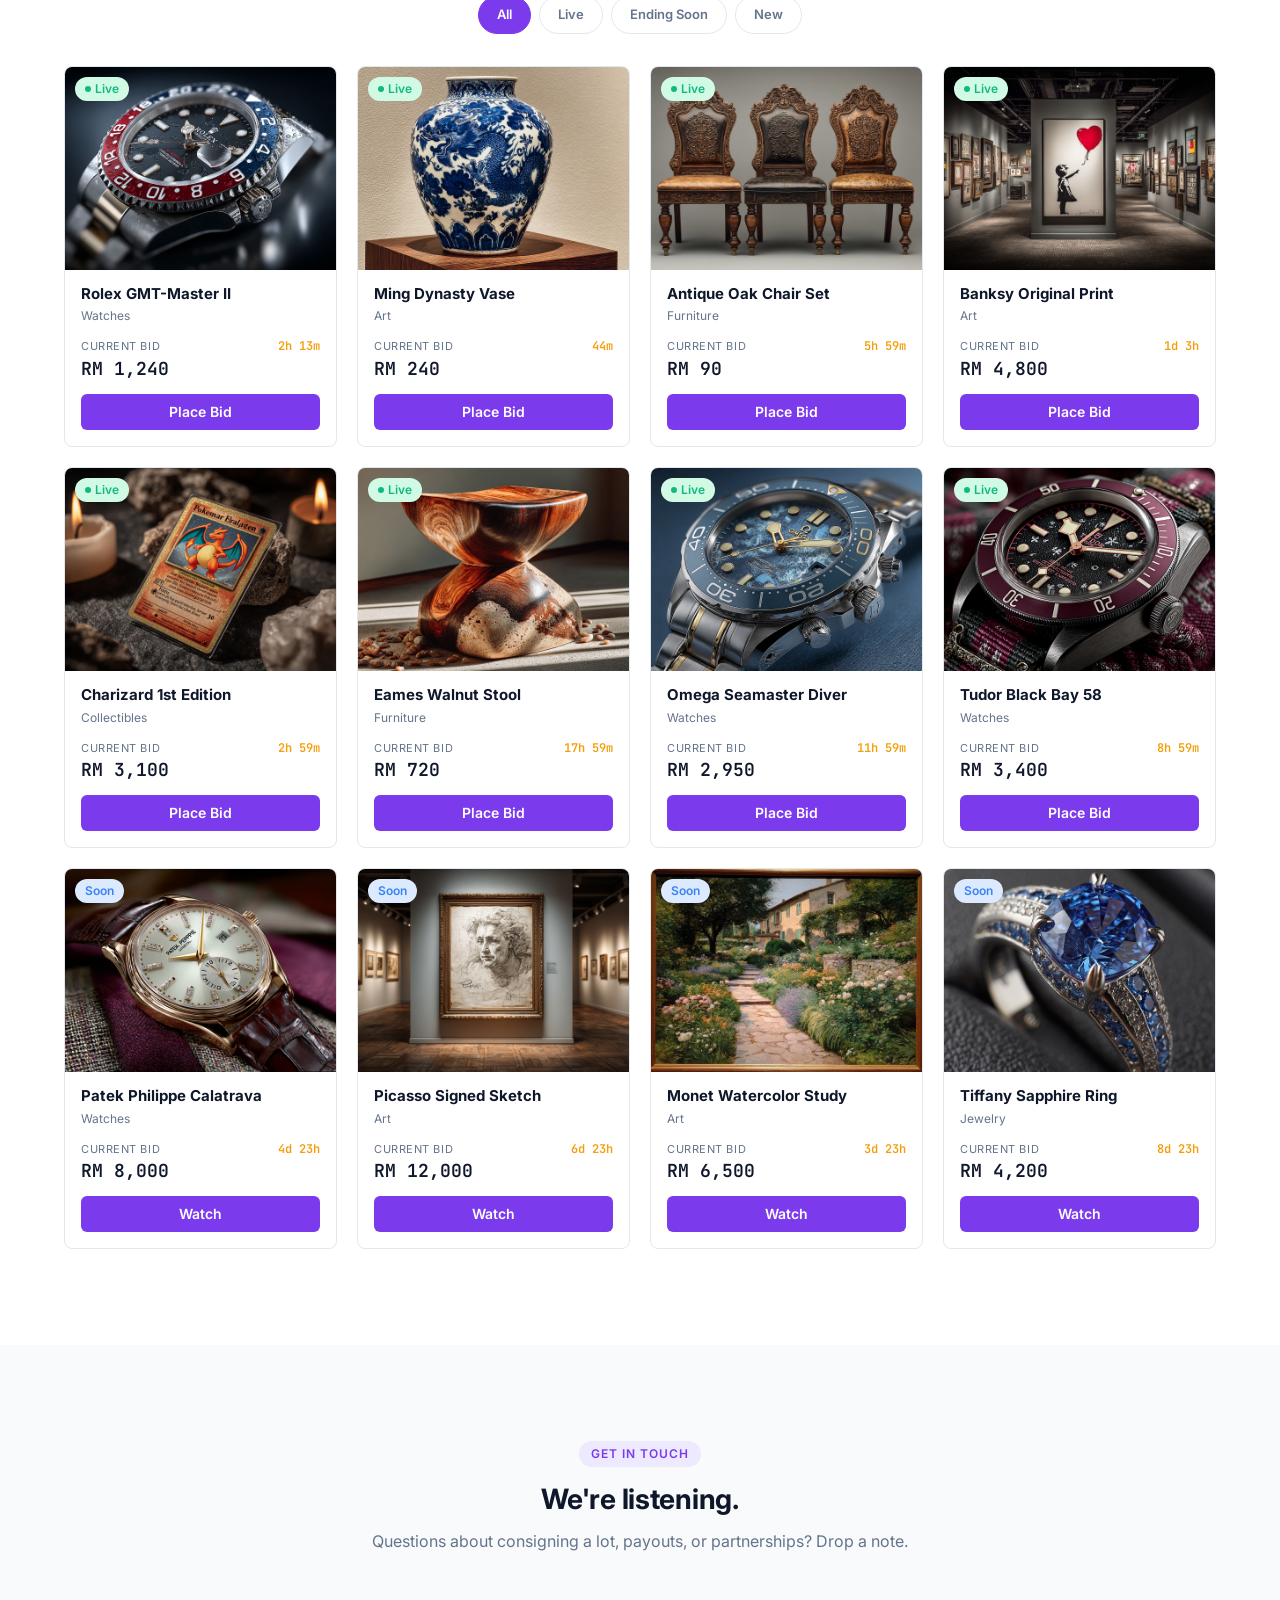
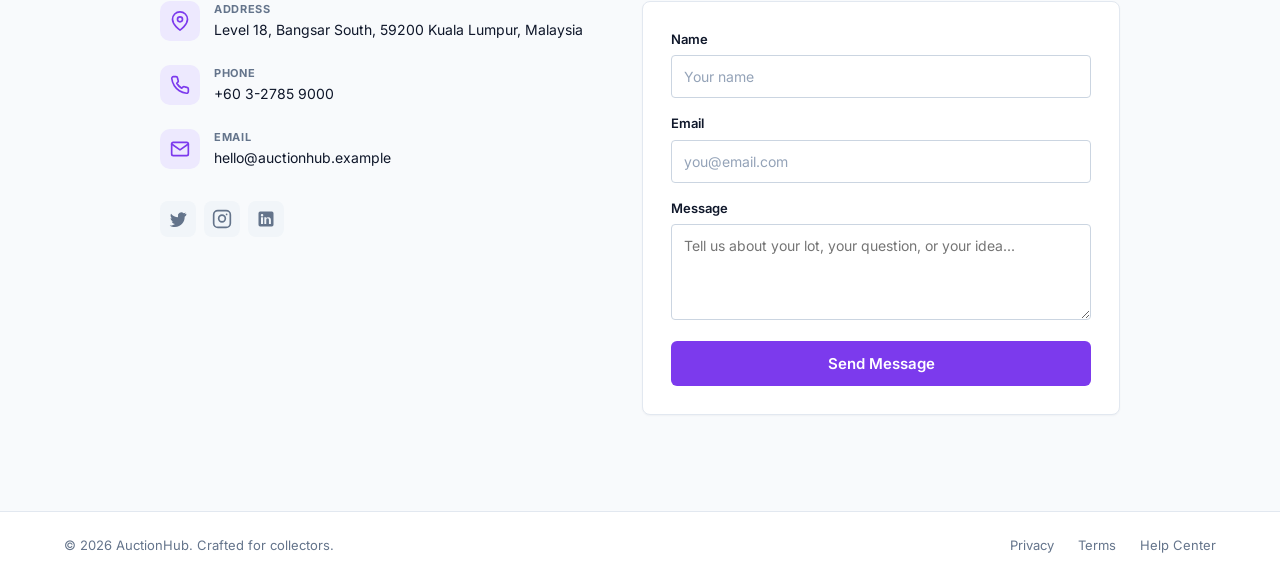
<file: admin/settings.html>
<!DOCTYPE html>
<html lang="en">
<head>
  <meta charset="UTF-8" />
  <meta name="viewport" content="width=device-width, initial-scale=1.0" />
  <title>Settings — AuctionHub Admin</title>

  <link rel="preconnect" href="https://fonts.googleapis.com" />
  <link rel="preconnect" href="https://fonts.gstatic.com" crossorigin />
  <link href="https://fonts.googleapis.com/css2?family=Inter:wght@400;500;600;700;800&family=JetBrains+Mono:wght@400;500;600&display=swap" rel="stylesheet" />

  <link rel="stylesheet" href="../assets/css/shared.css" />
  <link rel="stylesheet" href="../assets/css/admin.css" />

  <script src="../assets/js/auth.js"></script>
  <script>guardAdmin();</script>
</head>
<body>

<div class="app">

  <div class="sidebar-backdrop" id="sidebar-backdrop"></div>
  <aside class="sidebar" id="sidebar">
    <div class="sidebar-brand"><span class="brand-mark">A</span><span>AuctionHub</span></div>
    <nav class="sidebar-nav">
      <a class="snav-item" href="dashboard.html"><svg class="icon" viewBox="0 0 24 24" fill="none" stroke="currentColor" stroke-width="2" stroke-linecap="round" stroke-linejoin="round"><path d="m3 9 9-7 9 7v11a2 2 0 0 1-2 2H5a2 2 0 0 1-2-2z"/><polyline points="9 22 9 12 15 12 15 22"/></svg>Main</a>
      <a class="snav-item" href="analytics.html"><svg class="icon" viewBox="0 0 24 24" fill="none" stroke="currentColor" stroke-width="2" stroke-linecap="round" stroke-linejoin="round"><line x1="12" y1="20" x2="12" y2="10"/><line x1="18" y1="20" x2="18" y2="4"/><line x1="6" y1="20" x2="6" y2="16"/></svg>Analytics</a>
      <a class="snav-item" href="products.html"><svg class="icon" viewBox="0 0 24 24" fill="none" stroke="currentColor" stroke-width="2" stroke-linecap="round" stroke-linejoin="round"><path d="M21 16V8a2 2 0 0 0-1-1.73l-7-4a2 2 0 0 0-2 0l-7 4A2 2 0 0 0 3 8v8a2 2 0 0 0 1 1.73l7 4a2 2 0 0 0 2 0l7-4A2 2 0 0 0 21 16z"/><polyline points="3.27 6.96 12 12.01 20.73 6.96"/><line x1="12" y1="22.08" x2="12" y2="12"/></svg>Products</a>
      <a class="snav-item" href="auctions.html"><svg class="icon" viewBox="0 0 24 24" fill="none" stroke="currentColor" stroke-width="2" stroke-linecap="round" stroke-linejoin="round"><path d="m14 13-7.5 7.5c-.83.83-2.17.83-3 0a2.12 2.12 0 0 1 0-3L11 10"/><path d="m16 16 6-6"/><path d="m8 8 6-6"/><path d="m9 7 8 8"/><path d="m21 11-8-8"/></svg>Auctions</a>
      <a class="snav-item" href="orders.html"><svg class="icon" viewBox="0 0 24 24" fill="none" stroke="currentColor" stroke-width="2" stroke-linecap="round" stroke-linejoin="round"><path d="M14 2H6a2 2 0 0 0-2 2v16a2 2 0 0 0 2 2h12a2 2 0 0 0 2-2V8z"/><polyline points="14 2 14 8 20 8"/><line x1="16" y1="13" x2="8" y2="13"/><line x1="16" y1="17" x2="8" y2="17"/><polyline points="10 9 9 9 8 9"/></svg>Orders</a>
      <a class="snav-item is-active" href="settings.html"><svg class="icon" viewBox="0 0 24 24" fill="none" stroke="currentColor" stroke-width="2" stroke-linecap="round" stroke-linejoin="round"><circle cx="12" cy="12" r="3"/><path d="M19.4 15a1.65 1.65 0 0 0 .33 1.82l.06.06a2 2 0 0 1 0 2.83 2 2 0 0 1-2.83 0l-.06-.06a1.65 1.65 0 0 0-1.82-.33 1.65 1.65 0 0 0-1 1.51V21a2 2 0 0 1-2 2 2 2 0 0 1-2-2v-.09A1.65 1.65 0 0 0 9 19.4a1.65 1.65 0 0 0-1.82.33l-.06.06a2 2 0 0 1-2.83 0 2 2 0 0 1 0-2.83l.06-.06a1.65 1.65 0 0 0 .33-1.82 1.65 1.65 0 0 0-1.51-1H3a2 2 0 0 1-2-2 2 2 0 0 1 2-2h.09A1.65 1.65 0 0 0 4.6 9a1.65 1.65 0 0 0-.33-1.82l-.06-.06a2 2 0 0 1 0-2.83 2 2 0 0 1 2.83 0l.06.06a1.65 1.65 0 0 0 1.82.33H9a1.65 1.65 0 0 0 1-1.51V3a2 2 0 0 1 2-2 2 2 0 0 1 2 2v.09a1.65 1.65 0 0 0 1 1.51 1.65 1.65 0 0 0 1.82-.33l.06-.06a2 2 0 0 1 2.83 0 2 2 0 0 1 0 2.83l-.06.06a1.65 1.65 0 0 0-.33 1.82V9a1.65 1.65 0 0 0 1.51 1H21a2 2 0 0 1 2 2 2 2 0 0 1-2 2h-.09a1.65 1.65 0 0 0-1.51 1z"/></svg>Settings</a>
    </nav>
    <div class="sidebar-foot">
      <div class="user-chip">
        <div class="user-avatar" id="user-initial">A</div>
        <div class="user-info">
          <div class="user-name" id="user-email">admin@gmail.com</div>
          <div class="user-role">Administrator</div>
        </div>
        <button class="logout-btn" id="logout-btn" aria-label="Logout"><svg class="icon" viewBox="0 0 24 24" fill="none" stroke="currentColor" stroke-width="2" stroke-linecap="round" stroke-linejoin="round"><path d="M9 21H5a2 2 0 0 1-2-2V5a2 2 0 0 1 2-2h4"/><polyline points="16 17 21 12 16 7"/><line x1="21" y1="12" x2="9" y2="12"/></svg></button>
      </div>
    </div>
  </aside>

  <div class="main">
    <header class="topbar">
      <div class="topbar-left">
        <button class="menu-trigger" id="menu-trigger" aria-label="Open menu"><svg class="icon" viewBox="0 0 24 24" fill="none" stroke="currentColor" stroke-width="2" stroke-linecap="round" stroke-linejoin="round"><line x1="3" y1="12" x2="21" y2="12"/><line x1="3" y1="6" x2="21" y2="6"/><line x1="3" y1="18" x2="21" y2="18"/></svg></button>
        <div>
          <div class="topbar-title">Settings</div>
          <div class="topbar-crumbs">Admin <span>›</span> Settings</div>
        </div>
      </div>
    </header>

    <main class="page">

      <div class="tabs" id="settings-tabs">
        <button class="tab" data-tab="profile">Profile</button>
        <button class="tab is-active" data-tab="payment">Payment Gateway</button>
        <button class="tab" data-tab="notifications">Notifications</button>
        <button class="tab" data-tab="site">Site</button>
      </div>

      <!-- Profile -->
      <section class="tab-pane hidden" data-pane="profile">
        <div class="form-card">
          <h4>Profile</h4>
          <div class="form-row">
            <div class="field"><label class="label">Display name</label><input class="input" value="Site Administrator" /></div>
            <div class="field"><label class="label">Email</label><input class="input" type="email" id="profile-email" /></div>
          </div>
          <div class="form-row">
            <div class="field"><label class="label">Role</label><input class="input" value="Administrator" disabled /></div>
            <div class="field"><label class="label">Phone</label><input class="input" type="tel" placeholder="+60 ..." /></div>
          </div>
          <div class="field"><label class="label">Bio</label><textarea class="textarea" placeholder="Short bio..."></textarea></div>
        </div>
        <div class="form-card">
          <h4>Change Password</h4>
          <div class="field"><label class="label">Current password</label><input class="input" type="password" /></div>
          <div class="form-row">
            <div class="field"><label class="label">New password</label><input class="input" type="password" /></div>
            <div class="field"><label class="label">Confirm new password</label><input class="input" type="password" /></div>
          </div>
        </div>
      </section>

      <!-- Payment Gateway (default open) -->
      <section class="tab-pane" data-pane="payment">

        <div class="form-card">
          <h4>Active Provider</h4>
          <div class="flex gap-4 flex-wrap">
            <label class="checkbox-row"><input type="radio" name="provider" value="stripe" checked /> Stripe</label>
            <label class="checkbox-row"><input type="radio" name="provider" value="paypal" /> PayPal</label>
            <label class="checkbox-row"><input type="radio" name="provider" value="ipay88" /> iPay88</label>
          </div>
        </div>

        <div class="form-card">
          <h4>Stripe Configuration</h4>
          <div class="field">
            <label class="label">API Key</label>
            <div style="display:flex;gap:8px">
              <input class="input mono" id="stripe-key" type="password" value="sk_test_PLACEHOLDER_REPLACE_WITH_YOUR_KEY" placeholder="sk_test_..." />
              <button class="btn btn-secondary" id="toggle-key" type="button">Show</button>
            </div>
          </div>
          <div class="form-row">
            <div class="field"><label class="label">Webhook URL</label><input class="input mono" value="https://auctionhub.example/api/stripe/webhook" /></div>
            <div class="field"><label class="label">Currency</label>
              <select class="select"><option>MYR</option><option>SGD</option><option>USD</option><option>EUR</option></select>
            </div>
          </div>
          <label class="checkbox-row mb-2"><input type="checkbox" checked /> Test mode (use Stripe test keys, no real charges)</label><br/>
          <label class="checkbox-row"><input type="checkbox" checked /> Auto-capture funds when bid wins</label>
        </div>

        <div class="form-card">
          <h4>Payout Settings</h4>
          <div class="form-row">
            <div class="field"><label class="label">Bank account</label><input class="input" value="Maybank ••• 4521" /></div>
            <div class="field"><label class="label">Payout cycle</label>
              <select class="select"><option>Weekly</option><option>Bi-weekly</option><option>Monthly</option></select>
            </div>
          </div>
        </div>

        <div class="flex justify-end gap-3">
          <button class="btn btn-secondary">Cancel</button>
          <button class="btn btn-primary" id="save-payment">Save Changes</button>
        </div>
      </section>

      <!-- Notifications -->
      <section class="tab-pane hidden" data-pane="notifications">
        <div class="form-card">
          <h4>Email Notifications</h4>
          <label class="checkbox-row mb-4" style="display:flex;width:100%;justify-content:space-between"><span>New bid placed on a live auction</span><input type="checkbox" checked /></label>
          <label class="checkbox-row mb-4" style="display:flex;width:100%;justify-content:space-between"><span>Auction ending in 1 hour</span><input type="checkbox" checked /></label>
          <label class="checkbox-row mb-4" style="display:flex;width:100%;justify-content:space-between"><span>Order awaiting payment over 24 hours</span><input type="checkbox" checked /></label>
          <label class="checkbox-row mb-4" style="display:flex;width:100%;justify-content:space-between"><span>Weekly performance digest</span><input type="checkbox" /></label>
          <label class="checkbox-row" style="display:flex;width:100%;justify-content:space-between"><span>System maintenance announcements</span><input type="checkbox" checked /></label>
        </div>
      </section>

      <!-- Site -->
      <section class="tab-pane hidden" data-pane="site">
        <div class="form-card">
          <h4>Site Identity</h4>
          <div class="form-row">
            <div class="field"><label class="label">Site name</label><input class="input" value="AuctionHub" /></div>
            <div class="field"><label class="label">Tagline</label><input class="input" value="Bid. Win. Own." /></div>
          </div>
          <div class="field"><label class="label">Contact email</label><input class="input" type="email" value="hello@auctionhub.example" /></div>
          <div class="field"><label class="label">Timezone</label>
            <select class="select"><option>Asia/Kuala_Lumpur (UTC+8)</option><option>Asia/Singapore (UTC+8)</option><option>UTC</option></select>
          </div>
        </div>
      </section>

    </main>
  </div>
</div>

<div class="toast-host" id="toast-host"></div>

<script src="../assets/js/data.js"></script>
<script src="../assets/js/admin.js"></script>
<script src="../assets/js/settings.js"></script>
<script>
  document.addEventListener("DOMContentLoaded", function () {
    bootstrapAdminShell();
    initSettingsPage();
  });
</script>

</body>
</html>
</file>
<file: assets/css/shared.css>
/* =========================================================
   AuctionHub — Shared Styles
   Reset + design tokens + base typography + buttons + utilities
   ========================================================= */

/* ---------- Reset ---------- */
*, *::before, *::after { box-sizing: border-box; }
* { margin: 0; padding: 0; }
html { -webkit-text-size-adjust: 100%; scroll-behavior: smooth; }
body { line-height: 1.5; -webkit-font-smoothing: antialiased; }
img, picture, video, canvas, svg { display: block; max-width: 100%; }
input, button, textarea, select { font: inherit; color: inherit; }
button { background: none; border: none; cursor: pointer; }
a { color: inherit; text-decoration: none; }
ul, ol { list-style: none; }
table { border-collapse: collapse; width: 100%; }

/* ---------- Design Tokens ---------- */
:root {
  /* Colors */
  --primary:        #7C3AED;
  --primary-dark:   #6D28D9;
  --primary-light:  #EDE9FE;
  --text:           #0F172A;
  --text-muted:     #64748B;
  --text-subtle:    #94A3B8;
  --bg:             #F8FAFC;
  --surface:        #FFFFFF;
  --surface-2:      #F1F5F9;
  --border:         #E2E8F0;
  --border-strong:  #CBD5E1;
  --success:        #10B981;
  --success-bg:     #D1FAE5;
  --warning:        #F59E0B;
  --warning-bg:     #FEF3C7;
  --danger:         #EF4444;
  --danger-bg:      #FEE2E2;
  --info:           #3B82F6;
  --info-bg:        #DBEAFE;

  /* Typography */
  --font-body: "Inter", system-ui, -apple-system, "Segoe UI", Roboto, sans-serif;
  --font-mono: "JetBrains Mono", ui-monospace, "SF Mono", Menlo, monospace;

  /* Radii */
  --r-input:  4px;
  --r-btn:    6px;
  --r-card:   8px;
  --r-pill:   999px;

  /* Shadows */
  --shadow-sm:  0 1px 2px rgba(15, 23, 42, 0.04);
  --shadow:     0 1px 3px rgba(15, 23, 42, 0.06), 0 1px 2px rgba(15, 23, 42, 0.04);
  --shadow-md:  0 4px 6px rgba(15, 23, 42, 0.05), 0 2px 4px rgba(15, 23, 42, 0.04);
  --shadow-lg:  0 10px 25px rgba(15, 23, 42, 0.08), 0 4px 10px rgba(15, 23, 42, 0.04);

  /* Layout */
  --sidebar-w:  240px;
  --topbar-h:   64px;
  --container:  1200px;

  /* Transitions */
  --t-fast:  120ms ease;
  --t:       180ms ease;
}

/* ---------- Base typography ---------- */
body {
  font-family: var(--font-body);
  color: var(--text);
  background: var(--bg);
  font-size: 14px;
}

h1, h2, h3, h4, h5, h6 {
  font-weight: 700;
  line-height: 1.2;
  color: var(--text);
}
h1 { font-size: 2.25rem; letter-spacing: -0.02em; }
h2 { font-size: 1.75rem; letter-spacing: -0.01em; }
h3 { font-size: 1.375rem; }
h4 { font-size: 1.125rem; }
h5 { font-size: 1rem; }
h6 { font-size: 0.875rem; text-transform: uppercase; letter-spacing: 0.05em; color: var(--text-muted); }

p { color: var(--text); }
small { font-size: 0.8125rem; color: var(--text-muted); }

.mono, code, kbd { font-family: var(--font-mono); }
.price { font-family: var(--font-mono); font-weight: 600; }

/* ---------- Buttons ---------- */
.btn {
  display: inline-flex;
  align-items: center;
  justify-content: center;
  gap: 8px;
  padding: 10px 18px;
  border-radius: var(--r-btn);
  font-size: 14px;
  font-weight: 600;
  line-height: 1;
  border: 1px solid transparent;
  transition: background var(--t), border-color var(--t), color var(--t), transform var(--t-fast);
  white-space: nowrap;
}
.btn:active { transform: translateY(1px); }
.btn:disabled { opacity: 0.5; cursor: not-allowed; }

.btn-primary {
  background: var(--primary);
  color: #fff;
}
.btn-primary:hover { background: var(--primary-dark); }

.btn-secondary {
  background: var(--surface);
  color: var(--text);
  border-color: var(--border-strong);
}
.btn-secondary:hover { background: var(--surface-2); }

.btn-ghost {
  background: transparent;
  color: var(--text-muted);
}
.btn-ghost:hover { background: var(--surface-2); color: var(--text); }

.btn-danger {
  background: var(--danger);
  color: #fff;
}
.btn-danger:hover { background: #DC2626; }

.btn-sm { padding: 6px 12px; font-size: 13px; }
.btn-lg { padding: 14px 24px; font-size: 15px; }
.btn-icon { padding: 8px; width: 36px; height: 36px; }

/* ---------- Inputs ---------- */
.input, .select, .textarea {
  width: 100%;
  padding: 10px 12px;
  font-size: 14px;
  color: var(--text);
  background: var(--surface);
  border: 1px solid var(--border-strong);
  border-radius: var(--r-input);
  transition: border-color var(--t), box-shadow var(--t);
}
.input:focus, .select:focus, .textarea:focus {
  outline: none;
  border-color: var(--primary);
  box-shadow: 0 0 0 3px rgba(124, 58, 237, 0.15);
}
.input::placeholder { color: var(--text-subtle); }
.textarea { resize: vertical; min-height: 96px; }

.label {
  display: block;
  font-size: 13px;
  font-weight: 600;
  color: var(--text);
  margin-bottom: 6px;
}

.field { margin-bottom: 16px; }
.field-help { font-size: 12px; color: var(--text-muted); margin-top: 4px; }
.field-error { font-size: 12px; color: var(--danger); margin-top: 6px; }

.checkbox-row {
  display: inline-flex;
  align-items: center;
  gap: 8px;
  font-size: 14px;
  cursor: pointer;
}
.checkbox-row input[type="checkbox"] {
  width: 16px;
  height: 16px;
  accent-color: var(--primary);
  cursor: pointer;
}

/* ---------- Cards ---------- */
.card {
  background: var(--surface);
  border: 1px solid var(--border);
  border-radius: var(--r-card);
  padding: 20px;
  box-shadow: var(--shadow-sm);
}
.card-title {
  font-size: 0.875rem;
  font-weight: 600;
  color: var(--text-muted);
  text-transform: uppercase;
  letter-spacing: 0.04em;
  margin-bottom: 12px;
}

/* ---------- Badges ---------- */
.badge {
  display: inline-flex;
  align-items: center;
  gap: 4px;
  padding: 3px 10px;
  font-size: 12px;
  font-weight: 600;
  border-radius: var(--r-pill);
  background: var(--surface-2);
  color: var(--text-muted);
}
.badge-success { background: var(--success-bg); color: var(--success); }
.badge-warning { background: var(--warning-bg); color: #B45309; }
.badge-danger  { background: var(--danger-bg);  color: var(--danger); }
.badge-info    { background: var(--info-bg);    color: var(--info); }
.badge-primary { background: var(--primary-light); color: var(--primary-dark); }

.badge-dot {
  width: 6px;
  height: 6px;
  border-radius: 50%;
  background: currentColor;
}

/* ---------- Layout utilities ---------- */
.container {
  width: 100%;
  max-width: var(--container);
  margin: 0 auto;
  padding: 0 24px;
}

.flex { display: flex; }
.flex-col { display: flex; flex-direction: column; }
.items-center { align-items: center; }
.items-start { align-items: flex-start; }
.justify-between { justify-content: space-between; }
.justify-center { justify-content: center; }
.justify-end { justify-content: flex-end; }
.flex-1 { flex: 1; }
.flex-wrap { flex-wrap: wrap; }
.grid { display: grid; }
.hidden { display: none !important; }

.gap-1 { gap: 4px; }
.gap-2 { gap: 8px; }
.gap-3 { gap: 12px; }
.gap-4 { gap: 16px; }
.gap-6 { gap: 24px; }
.gap-8 { gap: 32px; }

.mt-1 { margin-top: 4px; }
.mt-2 { margin-top: 8px; }
.mt-4 { margin-top: 16px; }
.mt-6 { margin-top: 24px; }
.mt-8 { margin-top: 32px; }

.mb-1 { margin-bottom: 4px; }
.mb-2 { margin-bottom: 8px; }
.mb-4 { margin-bottom: 16px; }
.mb-6 { margin-bottom: 24px; }
.mb-8 { margin-bottom: 32px; }

.text-muted { color: var(--text-muted); }
.text-subtle { color: var(--text-subtle); }
.text-primary { color: var(--primary); }
.text-success { color: var(--success); }
.text-warning { color: var(--warning); }
.text-danger { color: var(--danger); }

.text-sm { font-size: 13px; }
.text-xs { font-size: 12px; }
.text-lg { font-size: 16px; }
.text-xl { font-size: 18px; }

.font-bold { font-weight: 700; }
.font-semibold { font-weight: 600; }
.font-medium { font-weight: 500; }

.text-center { text-align: center; }
.text-right { text-align: right; }

/* ---------- Tables ---------- */
.table {
  width: 100%;
  background: var(--surface);
  border: 1px solid var(--border);
  border-radius: var(--r-card);
  overflow: hidden;
}
.table th {
  text-align: left;
  font-size: 12px;
  font-weight: 600;
  text-transform: uppercase;
  letter-spacing: 0.04em;
  color: var(--text-muted);
  padding: 12px 16px;
  background: var(--surface-2);
  border-bottom: 1px solid var(--border);
}
.table td {
  padding: 14px 16px;
  font-size: 14px;
  color: var(--text);
  border-bottom: 1px solid var(--border);
}
.table tr:last-child td { border-bottom: none; }
.table tbody tr { transition: background var(--t-fast); }
.table tbody tr:hover { background: var(--surface-2); cursor: default; }
.table .row-clickable { cursor: pointer; }

/* ---------- Modal ---------- */
.modal-backdrop {
  position: fixed;
  inset: 0;
  background: rgba(15, 23, 42, 0.45);
  display: none;
  align-items: center;
  justify-content: center;
  z-index: 1000;
  padding: 16px;
  animation: fadeIn 160ms ease;
}
.modal-backdrop.is-open { display: flex; }
.modal {
  background: var(--surface);
  border-radius: var(--r-card);
  box-shadow: var(--shadow-lg);
  width: 100%;
  max-width: 420px;
  max-height: calc(100vh - 32px);
  overflow: auto;
  animation: slideUp 180ms ease;
}
.modal-lg { max-width: 640px; }
.modal-header {
  display: flex;
  align-items: center;
  justify-content: space-between;
  padding: 20px 24px 12px;
}
.modal-title { font-size: 1.125rem; font-weight: 700; }
.modal-close {
  width: 32px; height: 32px;
  display: inline-flex; align-items: center; justify-content: center;
  border-radius: var(--r-btn);
  color: var(--text-muted);
  transition: background var(--t-fast);
}
.modal-close:hover { background: var(--surface-2); color: var(--text); }
.modal-body { padding: 12px 24px 24px; }
.modal-footer {
  display: flex;
  gap: 12px;
  justify-content: flex-end;
  padding: 16px 24px 20px;
  border-top: 1px solid var(--border);
}

@keyframes fadeIn { from { opacity: 0; } to { opacity: 1; } }
@keyframes slideUp {
  from { opacity: 0; transform: translateY(8px); }
  to   { opacity: 1; transform: translateY(0); }
}

/* ---------- Toast ---------- */
.toast-host {
  position: fixed;
  bottom: 24px; right: 24px;
  display: flex; flex-direction: column; gap: 8px;
  z-index: 1100;
}
.toast {
  background: var(--text);
  color: #fff;
  padding: 12px 18px;
  border-radius: var(--r-btn);
  font-size: 14px;
  box-shadow: var(--shadow-lg);
  animation: slideUp 180ms ease;
}
.toast-success { background: var(--success); }
.toast-danger  { background: var(--danger); }

/* ---------- Misc ---------- */
.divider {
  height: 1px;
  background: var(--border);
  margin: 16px 0;
}

.icon { width: 20px; height: 20px; flex-shrink: 0; }
.icon-sm { width: 16px; height: 16px; }
.icon-lg { width: 24px; height: 24px; }

.sr-only {
  position: absolute;
  width: 1px; height: 1px;
  padding: 0; margin: -1px;
  overflow: hidden; clip: rect(0, 0, 0, 0);
  border: 0;
}
</file>
<file: assets/css/landing.css>
/* =========================================================
   AuctionHub — Landing Page Styles
   Sticky nav, hero, about, auction grid, contact, footer.
   Inherits design tokens from shared.css.
   ========================================================= */

/* ---------- Eyebrow + section heads ---------- */
.eyebrow {
  display: inline-block;
  font-size: 12px;
  font-weight: 600;
  letter-spacing: 0.08em;
  text-transform: uppercase;
  color: var(--primary);
  background: var(--primary-light);
  padding: 4px 12px;
  border-radius: var(--r-pill);
  margin-bottom: 16px;
}

.section { padding: 96px 0; }
.section-alt { background: var(--surface); }
.section-head {
  text-align: center;
  max-width: 640px;
  margin: 0 auto 48px;
}
.section-head h2 { margin-bottom: 12px; }
.section-sub { color: var(--text-muted); font-size: 16px; }

/* ---------- Sticky Nav ---------- */
.nav {
  position: sticky;
  top: 0;
  z-index: 50;
  background: rgba(255, 255, 255, 0.85);
  backdrop-filter: saturate(180%) blur(12px);
  -webkit-backdrop-filter: saturate(180%) blur(12px);
  border-bottom: 1px solid var(--border);
}
.nav-row {
  display: flex;
  align-items: center;
  justify-content: space-between;
  height: 72px;
}
.brand {
  display: inline-flex;
  align-items: center;
  gap: 10px;
  font-weight: 800;
  font-size: 18px;
  color: var(--text);
}
.brand-mark {
  width: 32px; height: 32px;
  display: inline-flex; align-items: center; justify-content: center;
  background: var(--primary);
  color: #fff;
  border-radius: 8px;
  font-weight: 800;
  font-size: 16px;
  letter-spacing: -0.02em;
}
.brand-mark-sm { width: 28px; height: 28px; font-size: 14px; border-radius: 6px; }
.nav-links {
  display: flex;
  align-items: center;
  gap: 32px;
}
.nav-links a {
  font-size: 14px;
  font-weight: 500;
  color: var(--text-muted);
  transition: color var(--t);
}
.nav-links a:hover { color: var(--text); }

/* ---------- Hero ---------- */
.hero {
  padding: 96px 0 80px;
  background:
    radial-gradient(1200px 600px at 80% -10%, rgba(124, 58, 237, 0.12), transparent 60%),
    radial-gradient(800px 400px at 0% 30%, rgba(245, 158, 11, 0.06), transparent 60%),
    var(--bg);
  overflow: hidden;
}
.hero-row {
  display: grid;
  grid-template-columns: 1.1fr 1fr;
  gap: 64px;
  align-items: center;
}
.hero-copy h1 {
  font-size: clamp(2.5rem, 5vw, 3.75rem);
  letter-spacing: -0.03em;
  line-height: 1.05;
  margin-bottom: 20px;
}
.hero-sub {
  font-size: 17px;
  color: var(--text-muted);
  max-width: 520px;
  margin-bottom: 32px;
  line-height: 1.6;
}
.hero-cta {
  display: flex;
  flex-wrap: wrap;
  gap: 12px;
  margin-bottom: 32px;
}
.hero-meta {
  display: flex;
  align-items: center;
  gap: 16px;
  font-size: 13px;
  color: var(--text-muted);
}
.hero-meta strong { color: var(--text); font-weight: 700; }
.hero-meta .dot {
  width: 4px; height: 4px;
  background: var(--border-strong);
  border-radius: 50%;
}

/* Hero visual: stacked auction preview cards + decorative blob */
.hero-visual {
  position: relative;
  height: 480px;
}
.hero-card {
  position: absolute;
  width: 280px;
  background: var(--surface);
  border: 1px solid var(--border);
  border-radius: 12px;
  box-shadow: var(--shadow-lg);
  overflow: hidden;
  transition: transform var(--t);
}
.hero-card:hover { transform: translateY(-4px); }
.hero-card-img {
  height: 180px;
  background-size: cover;
  background-position: center;
  background-color: var(--surface-2);
}
.hero-card-body { padding: 14px 16px; }
.hero-card-title { font-weight: 700; margin-bottom: 8px; font-size: 15px; }
.hero-card-row {
  display: flex;
  align-items: center;
  justify-content: space-between;
}
.hero-card-a {
  top: 30px;
  left: 40px;
  transform: rotate(-3deg);
}
.hero-card-b {
  bottom: 20px;
  right: 0;
  transform: rotate(2deg);
}
.hero-blob {
  position: absolute;
  width: 320px; height: 320px;
  border-radius: 50%;
  background: linear-gradient(135deg, var(--primary), #A78BFA);
  opacity: 0.15;
  filter: blur(60px);
  top: 50%; left: 50%;
  transform: translate(-50%, -50%);
  z-index: -1;
}

/* ---------- Features ---------- */
.features {
  display: grid;
  grid-template-columns: repeat(3, 1fr);
  gap: 28px;
}
.feature {
  background: var(--surface);
  border: 1px solid var(--border);
  border-radius: var(--r-card);
  padding: 32px 28px;
  transition: transform var(--t), box-shadow var(--t);
}
.feature:hover {
  transform: translateY(-2px);
  box-shadow: var(--shadow-md);
}
.feature-icon {
  width: 48px; height: 48px;
  display: inline-flex; align-items: center; justify-content: center;
  background: var(--primary-light);
  color: var(--primary);
  border-radius: 12px;
  margin-bottom: 20px;
}
.feature h3 { margin-bottom: 10px; }
.feature p { color: var(--text-muted); line-height: 1.6; font-size: 14px; }

/* ---------- Filter Chips ---------- */
.filter-chips {
  display: flex;
  flex-wrap: wrap;
  gap: 8px;
  margin-bottom: 32px;
  justify-content: center;
}
.chip {
  padding: 8px 18px;
  border-radius: var(--r-pill);
  background: var(--surface);
  border: 1px solid var(--border);
  font-size: 13px;
  font-weight: 600;
  color: var(--text-muted);
  cursor: pointer;
  transition: background var(--t), color var(--t), border-color var(--t);
}
.chip:hover { background: var(--surface-2); color: var(--text); }
.chip.is-active {
  background: var(--primary);
  color: #fff;
  border-color: var(--primary);
}

/* ---------- Auction Grid ---------- */
.auction-grid {
  display: grid;
  grid-template-columns: repeat(4, 1fr);
  gap: 20px;
}
.auction-card {
  background: var(--surface);
  border: 1px solid var(--border);
  border-radius: var(--r-card);
  overflow: hidden;
  transition: transform var(--t), box-shadow var(--t);
  display: flex;
  flex-direction: column;
}
.auction-card:hover {
  transform: translateY(-3px);
  box-shadow: var(--shadow-md);
}
.ac-img {
  position: relative;
  aspect-ratio: 4 / 3;
  background-size: cover;
  background-position: center;
  background-color: var(--surface-2);
}
.ac-status {
  position: absolute;
  top: 10px; left: 10px;
}
.ac-body {
  padding: 14px 16px 16px;
  display: flex;
  flex-direction: column;
  flex: 1;
}
.ac-title {
  font-weight: 700;
  font-size: 15px;
  margin-bottom: 4px;
  line-height: 1.3;
  /* clamp to 1 line */
  overflow: hidden;
  text-overflow: ellipsis;
  white-space: nowrap;
}
.ac-cat {
  font-size: 12px;
  color: var(--text-muted);
  margin-bottom: 12px;
}
.ac-meta {
  display: flex;
  justify-content: space-between;
  align-items: baseline;
  margin-bottom: 12px;
}
.ac-bid-label { font-size: 11px; color: var(--text-muted); text-transform: uppercase; letter-spacing: 0.05em; }
.ac-bid { font-size: 18px; }
.ac-time {
  display: inline-flex;
  align-items: center;
  gap: 4px;
  font-size: 12px;
  font-weight: 600;
  color: var(--warning);
  font-family: var(--font-mono);
}
.ac-action {
  margin-top: auto;
}
.ac-action .btn { width: 100%; }

.empty-state {
  grid-column: 1 / -1;
  text-align: center;
  padding: 60px 24px;
  color: var(--text-muted);
  font-size: 14px;
}

/* ---------- Contact ---------- */
.contact-grid {
  display: grid;
  grid-template-columns: 1fr 1.1fr;
  gap: 48px;
  max-width: 960px;
  margin: 0 auto;
}
.contact-info { display: flex; flex-direction: column; gap: 24px; }
.contact-row {
  display: flex;
  align-items: flex-start;
  gap: 14px;
  font-size: 14px;
  line-height: 1.5;
}
.contact-ico {
  width: 40px; height: 40px;
  display: inline-flex; align-items: center; justify-content: center;
  background: var(--primary-light);
  color: var(--primary);
  border-radius: 10px;
  flex-shrink: 0;
}
.contact-label {
  font-size: 11px;
  font-weight: 700;
  color: var(--text-muted);
  text-transform: uppercase;
  letter-spacing: 0.06em;
  margin-bottom: 2px;
}
.socials {
  display: flex;
  gap: 8px;
  margin-top: 8px;
}
.socials a {
  width: 36px; height: 36px;
  display: inline-flex; align-items: center; justify-content: center;
  background: var(--surface-2);
  color: var(--text-muted);
  border-radius: 8px;
  transition: background var(--t), color var(--t);
}
.socials a:hover {
  background: var(--primary);
  color: #fff;
}
.contact-form {
  background: var(--surface);
  border: 1px solid var(--border);
  border-radius: var(--r-card);
  padding: 28px;
  box-shadow: var(--shadow-sm);
}
.contact-form .btn { width: 100%; }

/* ---------- Footer ---------- */
.footer {
  border-top: 1px solid var(--border);
  background: var(--surface);
  padding: 24px 0;
  font-size: 13px;
  color: var(--text-muted);
}
.footer-row {
  display: flex;
  align-items: center;
  justify-content: space-between;
  gap: 24px;
}
.footer-links { display: flex; gap: 24px; }
.footer-links a:hover { color: var(--text); }

/* ---------- Mobile Hero Carousel (Design 5) ---------- */
/* Hidden on desktop. Shown <=880px. */
.hero-carousel { display: none; }

.hc-viewport {
  overflow: hidden;
  width: 100%;
  border-radius: var(--r-card);
}
.hc-track {
  display: flex;
  transition: transform 320ms cubic-bezier(0.22, 0.61, 0.36, 1);
  will-change: transform;
}
.hc-slide {
  flex: 0 0 100%;
  min-width: 0;
  padding: 0 4px;
}
.hc-card {
  background: var(--surface);
  border: 1px solid var(--border);
  border-radius: var(--r-card);
  overflow: hidden;
  box-shadow: var(--shadow-md);
}
.hc-img {
  position: relative;
  aspect-ratio: 4 / 3;
  background-size: cover;
  background-position: center;
  background-color: var(--surface-2);
}
.hc-img-status {
  position: absolute;
  top: 12px;
  left: 12px;
}
.hc-img-counter {
  position: absolute;
  top: 12px;
  right: 12px;
  background: rgba(15, 23, 42, 0.55);
  color: #fff;
  font-size: 11px;
  font-weight: 600;
  padding: 4px 10px;
  border-radius: var(--r-pill);
  font-family: var(--font-mono);
}
.hc-body { padding: 18px; }
.hc-cat {
  font-size: 11px;
  font-weight: 600;
  letter-spacing: 0.06em;
  text-transform: uppercase;
  color: var(--text-muted);
  margin-bottom: 6px;
}
.hc-title {
  font-size: 20px;
  font-weight: 700;
  margin-bottom: 14px;
  line-height: 1.25;
}
.hc-meta {
  display: flex;
  align-items: baseline;
  justify-content: space-between;
  margin-bottom: 16px;
}
.hc-bid-label {
  font-size: 11px;
  text-transform: uppercase;
  letter-spacing: 0.05em;
  color: var(--text-muted);
}
.hc-bid {
  font-size: 22px;
  margin-top: 2px;
}
.hc-time {
  font-family: var(--font-mono);
  font-size: 13px;
  font-weight: 700;
  color: var(--warning);
}
.hc-card .btn { width: 100%; min-height: 48px; }

.hc-dots {
  display: flex;
  justify-content: center;
  gap: 8px;
  margin-top: 16px;
}
.hc-dot {
  width: 8px;
  height: 8px;
  border-radius: 50%;
  background: var(--border-strong);
  cursor: pointer;
  transition: width var(--t), background var(--t);
  border: none;
  padding: 0;
}
.hc-dot.is-active {
  width: 24px;
  border-radius: 4px;
  background: var(--primary);
}

/* ---------- Floating Action Button (mobile) ---------- */
.fab {
  display: none;
  position: fixed;
  right: 20px;
  bottom: 20px;
  width: 56px;
  height: 56px;
  border-radius: 50%;
  background: var(--primary);
  color: #fff;
  align-items: center;
  justify-content: center;
  box-shadow: 0 8px 24px rgba(124, 58, 237, 0.4), 0 4px 8px rgba(15, 23, 42, 0.1);
  z-index: 60;
  transition: transform var(--t-fast), background var(--t);
}
.fab:hover { background: var(--primary-dark); }
.fab:active { transform: scale(0.92); }
.fab.is-visible { animation: fabPop 240ms cubic-bezier(0.34, 1.56, 0.64, 1); }

@keyframes fabPop {
  from { transform: scale(0); }
  to   { transform: scale(1); }
}

/* ---------- Bid Modal ---------- */
.bid-context {
  display: flex;
  align-items: center;
  gap: 14px;
  padding: 14px;
  background: var(--surface-2);
  border: 1px solid var(--border);
  border-radius: var(--r-card);
  margin-bottom: 20px;
}
.bid-context-img {
  width: 64px;
  height: 64px;
  border-radius: 8px;
  background-size: cover;
  background-position: center;
  background-color: var(--border);
  flex-shrink: 0;
}
.bid-context-body { flex: 1; min-width: 0; }
.bid-context-title {
  font-weight: 700;
  font-size: 14px;
  margin-bottom: 4px;
  overflow: hidden;
  text-overflow: ellipsis;
  white-space: nowrap;
}
.bid-context-meta {
  display: flex;
  gap: 14px;
  font-size: 12px;
  color: var(--text-muted);
}
.bid-context-meta strong { color: var(--text); font-family: var(--font-mono); font-weight: 700; }

.bid-grid {
  display: grid;
  grid-template-columns: 1fr 1fr;
  gap: 12px;
}

.bid-actions {
  display: flex;
  justify-content: flex-end;
  gap: 12px;
  padding-top: 8px;
  border-top: 1px solid var(--border);
  margin-top: 16px;
  padding-top: 16px;
}

@media (max-width: 520px) {
  .bid-grid { grid-template-columns: 1fr; }
  .bid-actions { flex-direction: column-reverse; }
  .bid-actions .btn { width: 100%; }
}

/* ---------- Responsive ---------- */
@media (max-width: 1024px) {
  .auction-grid { grid-template-columns: repeat(3, 1fr); }
  .hero-row { gap: 40px; }
}

@media (max-width: 880px) {
  /* --- Mobile Design 5: hide desktop hero, show carousel + FAB --- */
  .nav-links { display: none; }
  .hero { padding: 24px 0 40px; }
  .hero-row { display: none; }              /* hide desktop hero copy + visual */
  .hero-carousel {
    display: block;
    padding: 0 16px;
  }
  .fab { display: inline-flex; }

  /* Mobile nav: simplified [logo] + Login text (already minimal markup-wise;
     swap the primary-button visual into a text-link feel only on mobile) */
  .nav-row { height: 60px; }
  .nav .btn-primary {
    background: transparent;
    color: var(--primary);
    padding: 6px 10px;
    font-weight: 700;
  }
  .nav .btn-primary:hover { background: var(--primary-light); }

  /* General responsive */
  .features { grid-template-columns: 1fr; }
  .auction-grid { grid-template-columns: repeat(2, 1fr); }
  .contact-grid { grid-template-columns: 1fr; gap: 32px; }
  .section { padding: 64px 0; }
}

@media (max-width: 520px) {
  .auction-grid { grid-template-columns: 1fr; }
  .hero-card { width: 240px; }
  .hero-card-a { left: 10px; }
  .footer-row { flex-direction: column; align-items: flex-start; gap: 12px; }
}
</file>
<file: assets/css/admin.css>
/* =========================================================
   AuctionHub — Admin Shell Styles
   Sidebar + topbar + page body + cards + tables + tabs.
   Inherits design tokens from shared.css.
   ========================================================= */

/* ---------- App Shell ---------- */
.app {
  display: flex;
  min-height: 100vh;
  background: var(--bg);
}

/* ---------- Sidebar ---------- */
.sidebar {
  width: var(--sidebar-w);
  flex-shrink: 0;
  background: var(--surface);
  border-right: 1px solid var(--border);
  display: flex;
  flex-direction: column;
  position: sticky;
  top: 0;
  height: 100vh;
}

.sidebar-brand {
  display: flex;
  align-items: center;
  gap: 10px;
  padding: 20px 20px 24px;
  font-weight: 800;
  font-size: 17px;
  color: var(--text);
  border-bottom: 1px solid var(--border);
}
.sidebar-brand .brand-mark {
  width: 32px; height: 32px;
  display: inline-flex; align-items: center; justify-content: center;
  background: var(--primary);
  color: #fff;
  border-radius: 8px;
  font-weight: 800;
  font-size: 16px;
}

.sidebar-nav {
  flex: 1;
  padding: 12px 12px;
  display: flex;
  flex-direction: column;
  gap: 2px;
  overflow-y: auto;
}

.snav-item {
  display: flex;
  align-items: center;
  gap: 12px;
  padding: 10px 12px;
  border-radius: var(--r-btn);
  font-size: 14px;
  font-weight: 500;
  color: var(--text-muted);
  transition: background var(--t), color var(--t);
}
.snav-item:hover {
  background: var(--surface-2);
  color: var(--text);
}
.snav-item.is-active {
  background: var(--primary-light);
  color: var(--primary-dark);
  font-weight: 700;
}
.snav-item .icon { color: currentColor; }

.snav-section {
  padding: 18px 12px 8px;
  font-size: 11px;
  font-weight: 700;
  text-transform: uppercase;
  letter-spacing: 0.06em;
  color: var(--text-subtle);
}

.sidebar-foot {
  padding: 14px 12px;
  border-top: 1px solid var(--border);
}
.user-chip {
  display: flex;
  align-items: center;
  gap: 10px;
  padding: 8px 10px;
  border-radius: var(--r-btn);
}
.user-avatar {
  width: 34px; height: 34px;
  border-radius: 50%;
  background: var(--primary-light);
  color: var(--primary);
  display: inline-flex; align-items: center; justify-content: center;
  font-weight: 700;
  font-size: 14px;
  flex-shrink: 0;
}
.user-info { flex: 1; min-width: 0; }
.user-name {
  font-size: 13px;
  font-weight: 600;
  color: var(--text);
  overflow: hidden;
  text-overflow: ellipsis;
  white-space: nowrap;
}
.user-role { font-size: 11px; color: var(--text-muted); }

.logout-btn {
  width: 32px; height: 32px;
  display: inline-flex; align-items: center; justify-content: center;
  border-radius: var(--r-btn);
  color: var(--text-muted);
  transition: background var(--t-fast), color var(--t-fast);
}
.logout-btn:hover { background: var(--danger-bg); color: var(--danger); }

/* ---------- Main Column ---------- */
.main {
  flex: 1;
  min-width: 0;
  display: flex;
  flex-direction: column;
}

/* ---------- Topbar ---------- */
.topbar {
  height: var(--topbar-h);
  background: var(--surface);
  border-bottom: 1px solid var(--border);
  display: flex;
  align-items: center;
  justify-content: space-between;
  padding: 0 28px;
  position: sticky;
  top: 0;
  z-index: 30;
}
.topbar-left { display: flex; align-items: center; gap: 16px; }
.topbar-title {
  font-size: 17px;
  font-weight: 700;
  color: var(--text);
}
.topbar-crumbs {
  display: flex;
  align-items: center;
  gap: 6px;
  font-size: 13px;
  color: var(--text-muted);
}
.topbar-right {
  display: flex;
  align-items: center;
  gap: 10px;
}
.topbar-icon-btn {
  width: 36px; height: 36px;
  display: inline-flex; align-items: center; justify-content: center;
  border-radius: var(--r-btn);
  color: var(--text-muted);
  transition: background var(--t-fast), color var(--t-fast);
  position: relative;
}
.topbar-icon-btn:hover { background: var(--surface-2); color: var(--text); }
.topbar-icon-btn .dot-notify {
  position: absolute;
  top: 8px; right: 8px;
  width: 8px; height: 8px;
  background: var(--danger);
  border: 2px solid var(--surface);
  border-radius: 50%;
}

/* Mobile sidebar trigger (hidden on desktop) */
.menu-trigger {
  display: none;
  width: 36px; height: 36px;
  align-items: center; justify-content: center;
  border-radius: var(--r-btn);
  color: var(--text);
}

/* ---------- Page body ---------- */
.page {
  padding: 28px;
  flex: 1;
  overflow-y: auto;
}
.page-head {
  display: flex;
  align-items: flex-end;
  justify-content: space-between;
  gap: 16px;
  flex-wrap: wrap;
  margin-bottom: 24px;
}
.page-greeting { font-size: 15px; color: var(--text-muted); margin-top: 4px; }

/* ---------- Page Actions (search + primary action above content) ---------- */
.page-actions {
  display: flex;
  align-items: center;
  justify-content: space-between;
  gap: 12px;
  flex-wrap: wrap;
  margin-bottom: 16px;
}
.page-actions > .search-input {
  flex: 1;
  max-width: none;
}
.page-actions > .btn {
  flex-shrink: 0;
  min-height: 44px;
}
@media (max-width: 520px) {
  .page-actions > .search-input,
  .page-actions > .btn {
    flex: 1 1 100%;
  }
  .page-actions > .btn {
    min-height: 48px;
  }
}

/* Filter row: two selects share one row */
.filter-row {
  display: flex;
  gap: 12px;
  margin-bottom: 16px;
  flex-wrap: wrap;
}
.filter-row > .select {
  flex: 1;
  min-width: 0;
  max-width: none;
}

/* ---------- Stat cards ---------- */
.stats {
  display: grid;
  grid-template-columns: repeat(4, 1fr);
  gap: 16px;
  margin-bottom: 24px;
}
.stat-card {
  background: var(--surface);
  border: 1px solid var(--border);
  border-radius: var(--r-card);
  padding: 18px 20px;
  position: relative;
  overflow: hidden;
}
.stat-label {
  font-size: 12px;
  font-weight: 600;
  color: var(--text-muted);
  text-transform: uppercase;
  letter-spacing: 0.04em;
  margin-bottom: 8px;
  display: flex;
  align-items: center;
  gap: 8px;
}
.stat-value {
  font-size: 28px;
  font-weight: 800;
  color: var(--text);
  line-height: 1.1;
  font-family: var(--font-mono);
}
.stat-delta {
  font-size: 12px;
  font-weight: 600;
  margin-top: 8px;
  display: inline-flex;
  align-items: center;
  gap: 4px;
}
.stat-delta-up   { color: var(--success); }
.stat-delta-down { color: var(--danger); }

.stat-icon {
  position: absolute;
  top: 16px; right: 16px;
  width: 36px; height: 36px;
  display: inline-flex; align-items: center; justify-content: center;
  background: var(--primary-light);
  color: var(--primary);
  border-radius: 10px;
}

/* ---------- Two-column layout ---------- */
.cols-7-3 {
  display: grid;
  grid-template-columns: 7fr 3fr;
  gap: 16px;
}

/* ---------- Panel (titled card) ---------- */
.panel {
  background: var(--surface);
  border: 1px solid var(--border);
  border-radius: var(--r-card);
  overflow: hidden;
  display: flex;
  flex-direction: column;
}
.panel-head {
  display: flex;
  align-items: center;
  justify-content: space-between;
  padding: 16px 20px;
  border-bottom: 1px solid var(--border);
}
.panel-title { font-size: 15px; font-weight: 700; }
.panel-body { padding: 4px 0; }
.panel-foot {
  padding: 12px 20px;
  border-top: 1px solid var(--border);
  font-size: 13px;
  color: var(--text-muted);
  text-align: center;
}

/* ---------- Admin Tables ---------- */
.atable {
  width: 100%;
  border-collapse: collapse;
}
.atable th {
  text-align: left;
  font-size: 11px;
  font-weight: 700;
  text-transform: uppercase;
  letter-spacing: 0.04em;
  color: var(--text-muted);
  padding: 10px 20px;
  background: transparent;
  border-bottom: 1px solid var(--border);
}
.atable td {
  padding: 12px 20px;
  font-size: 14px;
  color: var(--text);
  border-bottom: 1px solid var(--border);
  vertical-align: middle;
}
.atable tbody tr:last-child td { border-bottom: none; }
.atable tbody tr { transition: background var(--t-fast); }
.atable tbody tr:hover { background: var(--surface-2); }
.atable .num { font-family: var(--font-mono); font-weight: 600; }
.atable .item-cell {
  display: flex;
  align-items: center;
  gap: 10px;
}
.atable .item-thumb {
  width: 36px; height: 36px;
  border-radius: 6px;
  background-size: cover;
  background-position: center;
  background-color: var(--surface-2);
  flex-shrink: 0;
}
.atable .user-cell {
  display: flex;
  align-items: center;
  gap: 8px;
}
.atable .user-cell .user-avatar {
  width: 28px; height: 28px;
  font-size: 12px;
}

/* ---------- Ending-soon list ---------- */
.es-list { padding: 4px 0; }
.es-item {
  display: flex;
  align-items: center;
  gap: 12px;
  padding: 12px 20px;
  border-bottom: 1px solid var(--border);
}
.es-item:last-child { border-bottom: none; }
.es-thumb {
  width: 44px; height: 44px;
  border-radius: 8px;
  background-size: cover;
  background-position: center;
  background-color: var(--surface-2);
  flex-shrink: 0;
}
.es-body { flex: 1; min-width: 0; }
.es-title {
  font-size: 14px;
  font-weight: 600;
  overflow: hidden;
  text-overflow: ellipsis;
  white-space: nowrap;
}
.es-meta {
  font-size: 12px;
  color: var(--text-muted);
  margin-top: 2px;
}
.es-time {
  font-size: 12px;
  font-weight: 700;
  font-family: var(--font-mono);
  color: var(--warning);
  flex-shrink: 0;
}

/* ---------- Tabs ---------- */
.tabs {
  display: flex;
  gap: 4px;
  border-bottom: 1px solid var(--border);
  margin-bottom: 24px;
  overflow-x: auto;
  /* Hide scrollbar (still scrollable via swipe/drag) */
  scrollbar-width: none;          /* Firefox */
  -ms-overflow-style: none;       /* IE/legacy Edge */
}
.tabs::-webkit-scrollbar { display: none; } /* Chromium/Safari */

.tab {
  padding: 10px 16px;
  font-size: 14px;
  font-weight: 600;
  color: var(--text-muted);
  border-bottom: 2px solid transparent;
  /* Pull tab down 1px so its border overlaps the parent .tabs border-bottom -
     active state's 2px primary line cleanly covers the 1px gray instead of
     stacking under it (fixes the doubled-underline glitch on inactive tabs) */
  margin-bottom: -1px;
  transition: color var(--t), border-color var(--t);
  white-space: nowrap;
  background: none;
  border-top: none;
  border-left: none;
  border-right: none;
}
.tab:hover { color: var(--text); }
.tab.is-active {
  color: var(--primary);
  border-bottom-color: var(--primary);
}
.tab-count {
  display: inline-block;
  margin-left: 6px;
  font-size: 11px;
  padding: 1px 8px;
  border-radius: var(--r-pill);
  background: var(--surface-2);
  color: var(--text-muted);
  font-weight: 600;
}
.tab.is-active .tab-count {
  background: var(--primary-light);
  color: var(--primary-dark);
}

/* ---------- Status pills (table cells) ---------- */
.pill { display: inline-flex; align-items: center; gap: 4px; }
.pill-live      { color: var(--success); }
.pill-scheduled { color: var(--info); }
.pill-ended     { color: var(--text-muted); }

/* ---------- Form rows in admin pages ---------- */
.form-row {
  display: grid;
  grid-template-columns: repeat(2, 1fr);
  gap: 16px;
}
.form-card {
  background: var(--surface);
  border: 1px solid var(--border);
  border-radius: var(--r-card);
  padding: 24px;
  margin-bottom: 16px;
}
.form-card h4 {
  margin-bottom: 16px;
  padding-bottom: 12px;
  border-bottom: 1px solid var(--border);
}

/* ---------- Search input (topbar / page) ---------- */
.search-input {
  position: relative;
  max-width: 280px;
  flex: 1;
}
.search-input .icon {
  position: absolute;
  left: 10px; top: 50%;
  transform: translateY(-50%);
  color: var(--text-subtle);
  width: 16px; height: 16px;
}
.search-input input {
  padding-left: 34px;
  height: 36px;
}

/* ---------- Order timeline ---------- */
.timeline { padding: 8px 0; }
.timeline-item {
  position: relative;
  padding: 0 0 18px 24px;
  font-size: 13px;
}
.timeline-item::before {
  content: "";
  position: absolute;
  left: 7px; top: 6px;
  width: 8px; height: 8px;
  border-radius: 50%;
  background: var(--primary);
  z-index: 1;
}
.timeline-item:not(:last-child)::after {
  content: "";
  position: absolute;
  left: 10px; top: 14px;
  bottom: 0;
  width: 2px;
  background: var(--border);
}
.timeline-item.is-done::before { background: var(--success); }
.timeline-when { font-size: 11px; color: var(--text-muted); margin-top: 2px; }

/* ---------- Mobile Card List (Pattern 2) ---------- */
/* Hidden on desktop; revealed inside the 880px breakpoint below */
.m-list { display: none; padding: 12px; }

.m-card {
  display: flex;
  align-items: center;
  gap: 12px;
  padding: 12px;
  background: var(--surface);
  border: 1px solid var(--border);
  border-radius: var(--r-card);
  margin-bottom: 8px;
  cursor: pointer;
  transition: background var(--t-fast), transform var(--t-fast);
}
.m-card:active { transform: scale(0.99); }
.m-card:hover  { background: var(--surface-2); }

.m-card-thumb {
  width: 56px;
  height: 56px;
  border-radius: 8px;
  background-size: cover;
  background-position: center;
  background-color: var(--surface-2);
  flex-shrink: 0;
}
.m-card-body {
  flex: 1;
  min-width: 0;
  display: flex;
  flex-direction: column;
  gap: 3px;
}
.m-card-row1 {
  display: flex;
  align-items: center;
  justify-content: space-between;
  gap: 8px;
}
.m-card-title {
  font-weight: 700;
  font-size: 14px;
  color: var(--text);
  overflow: hidden;
  text-overflow: ellipsis;
  white-space: nowrap;
  flex: 1;
  min-width: 0;
}
.m-card-meta {
  font-size: 12px;
  color: var(--text-muted);
  overflow: hidden;
  text-overflow: ellipsis;
  white-space: nowrap;
}
.m-card-meta .num,
.m-card-meta .price {
  color: var(--text);
  font-weight: 600;
  font-family: var(--font-mono);
}
.m-card-chev {
  color: var(--text-subtle);
  flex-shrink: 0;
}
.m-list-empty {
  padding: 48px 16px;
  text-align: center;
  color: var(--text-muted);
  font-size: 14px;
  background: var(--surface);
  border: 1px solid var(--border);
  border-radius: var(--r-card);
}

/* ---------- Responsive (admin) ---------- */
@media (max-width: 1100px) {
  .stats { grid-template-columns: repeat(2, 1fr); }
  .cols-7-3 { grid-template-columns: 1fr; }
}

@media (max-width: 880px) {
  .sidebar {
    position: fixed;
    left: 0; top: 0;
    transform: translateX(-100%);
    transition: transform 240ms ease;
    z-index: 80;
    box-shadow: var(--shadow-lg);
  }
  .sidebar.is-open { transform: translateX(0); }
  .sidebar-backdrop {
    display: none;
    position: fixed;
    inset: 0;
    background: rgba(15, 23, 42, 0.4);
    z-index: 70;
  }
  .sidebar-backdrop.is-open { display: block; }
  .menu-trigger { display: inline-flex; }
  .topbar { padding: 0 16px; }
  .page { padding: 16px; }
  .form-row { grid-template-columns: 1fr; }

  /* Pattern 2 swap: hide tables, show mobile card lists */
  .panel-body > .atable { display: none; }
  .panel-body > .m-list,
  .m-list                 { display: block; }
}

@media (max-width: 520px) {
  .stats { grid-template-columns: 1fr; }
}
</file>
